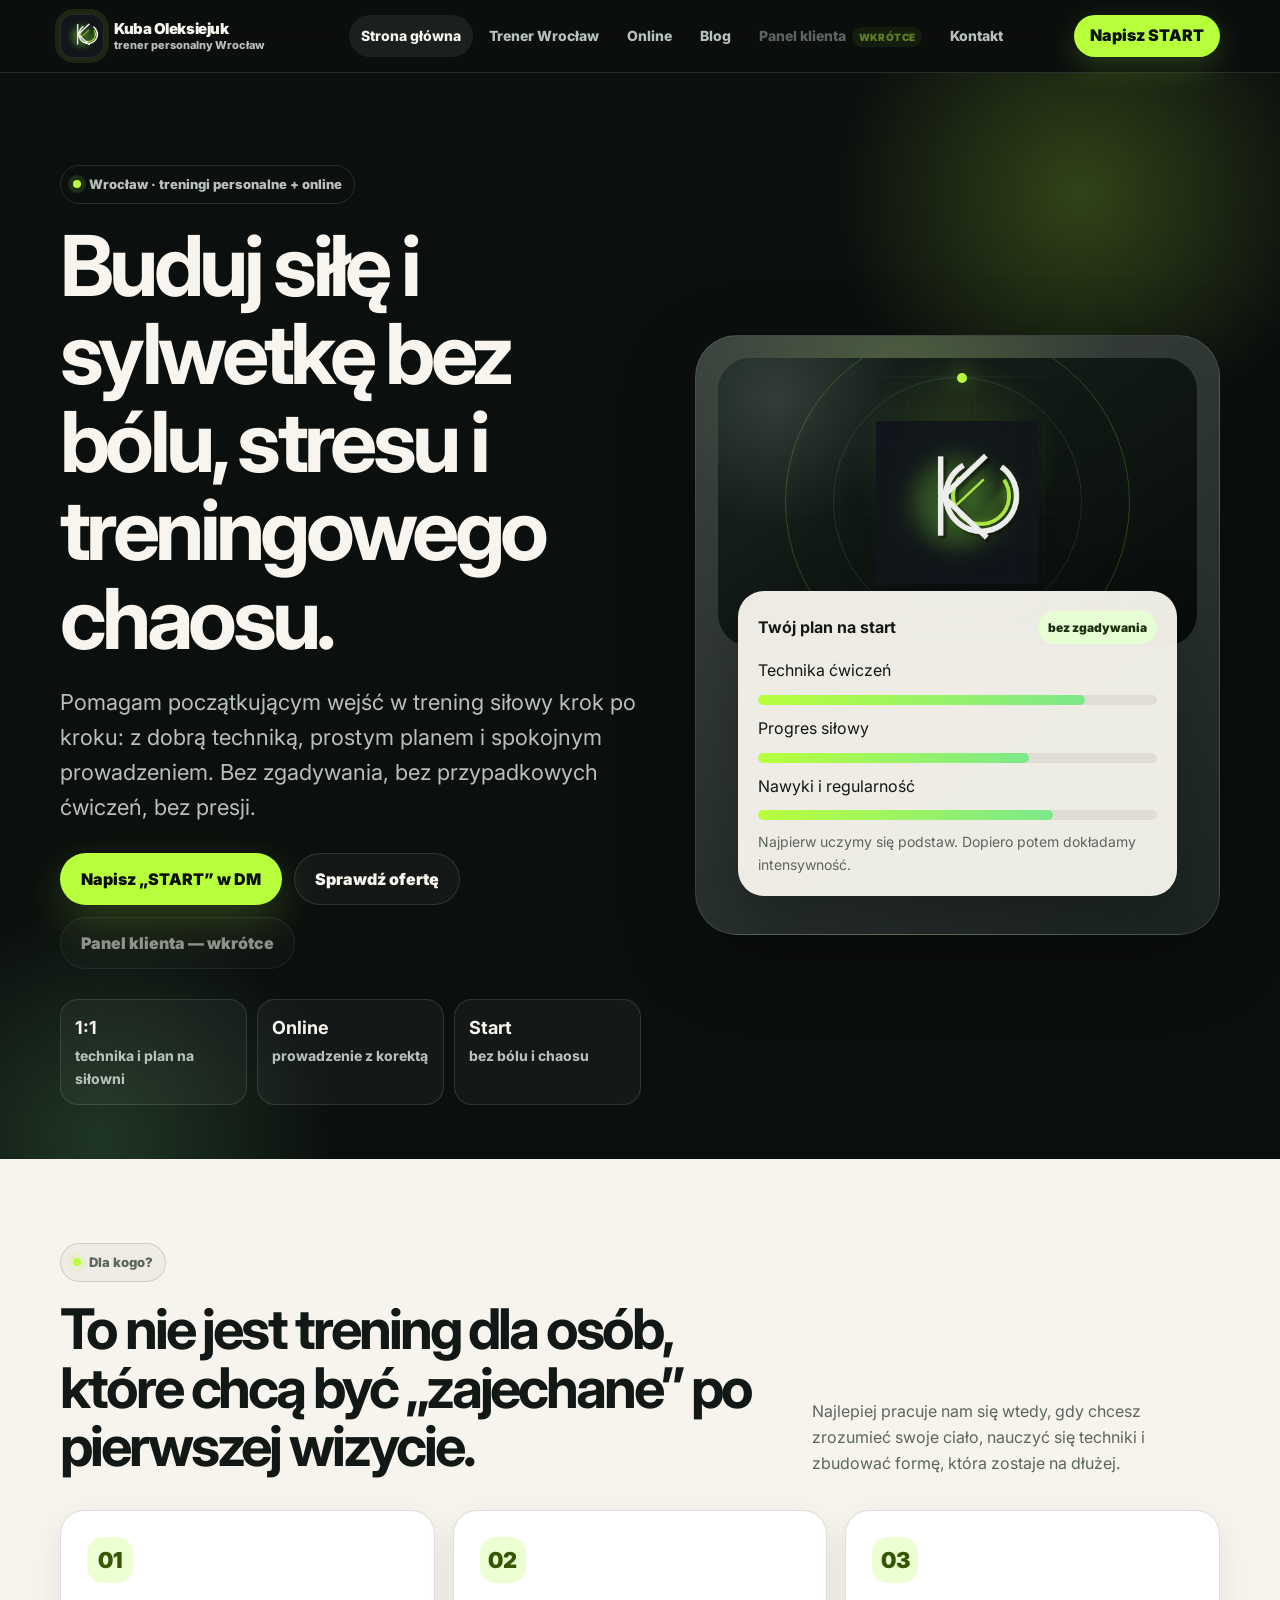
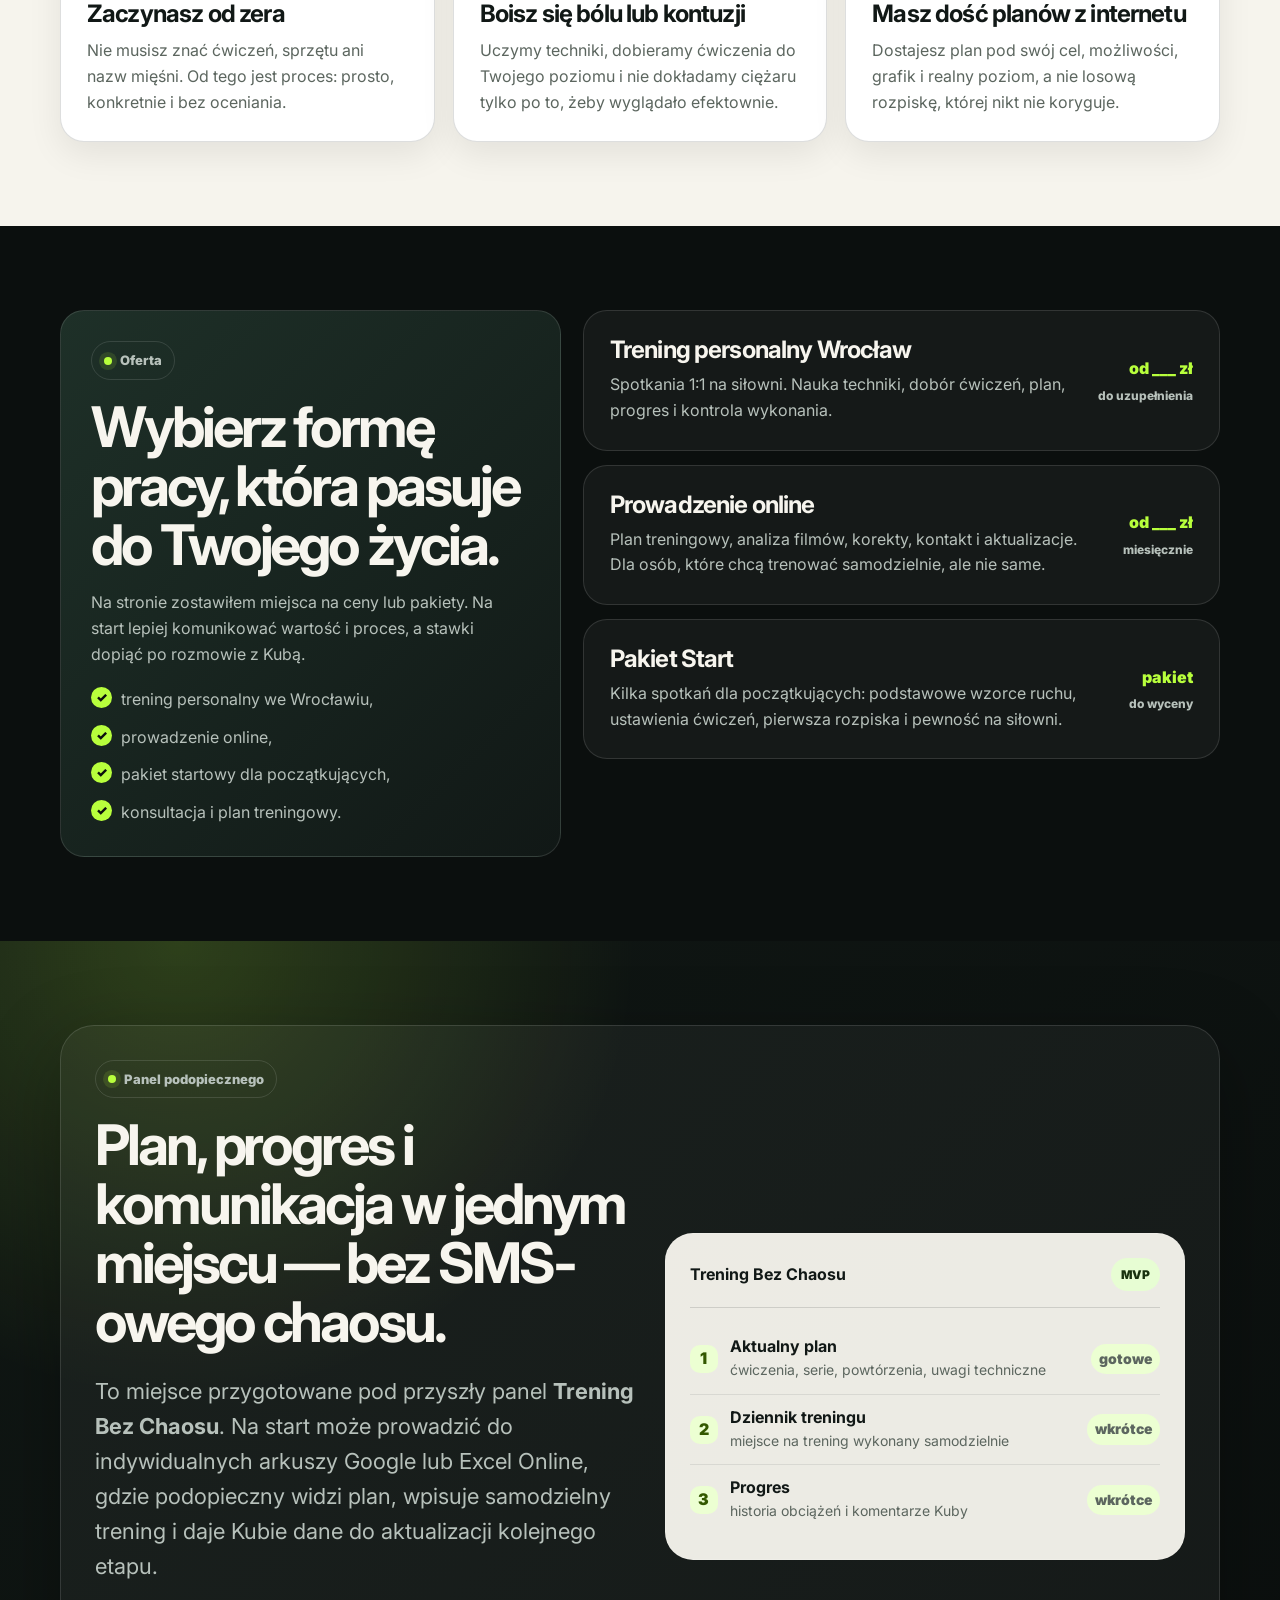
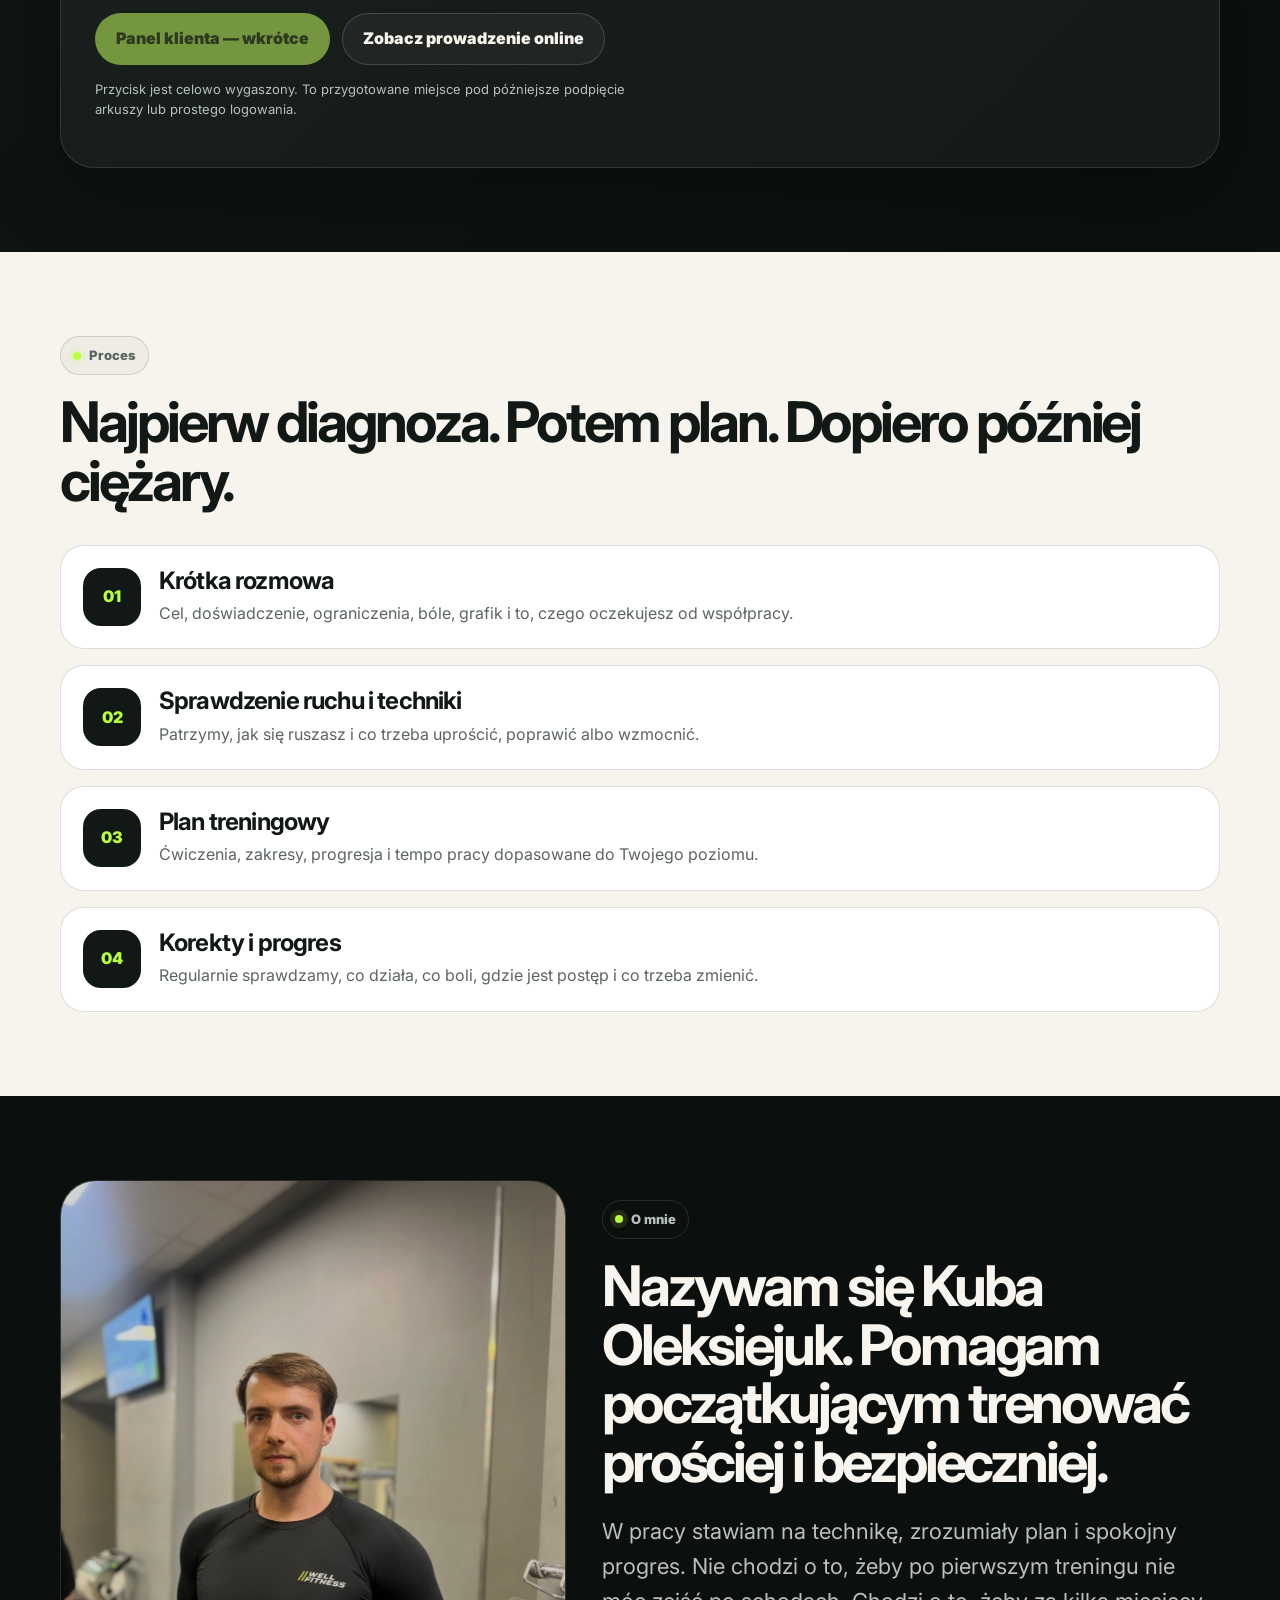
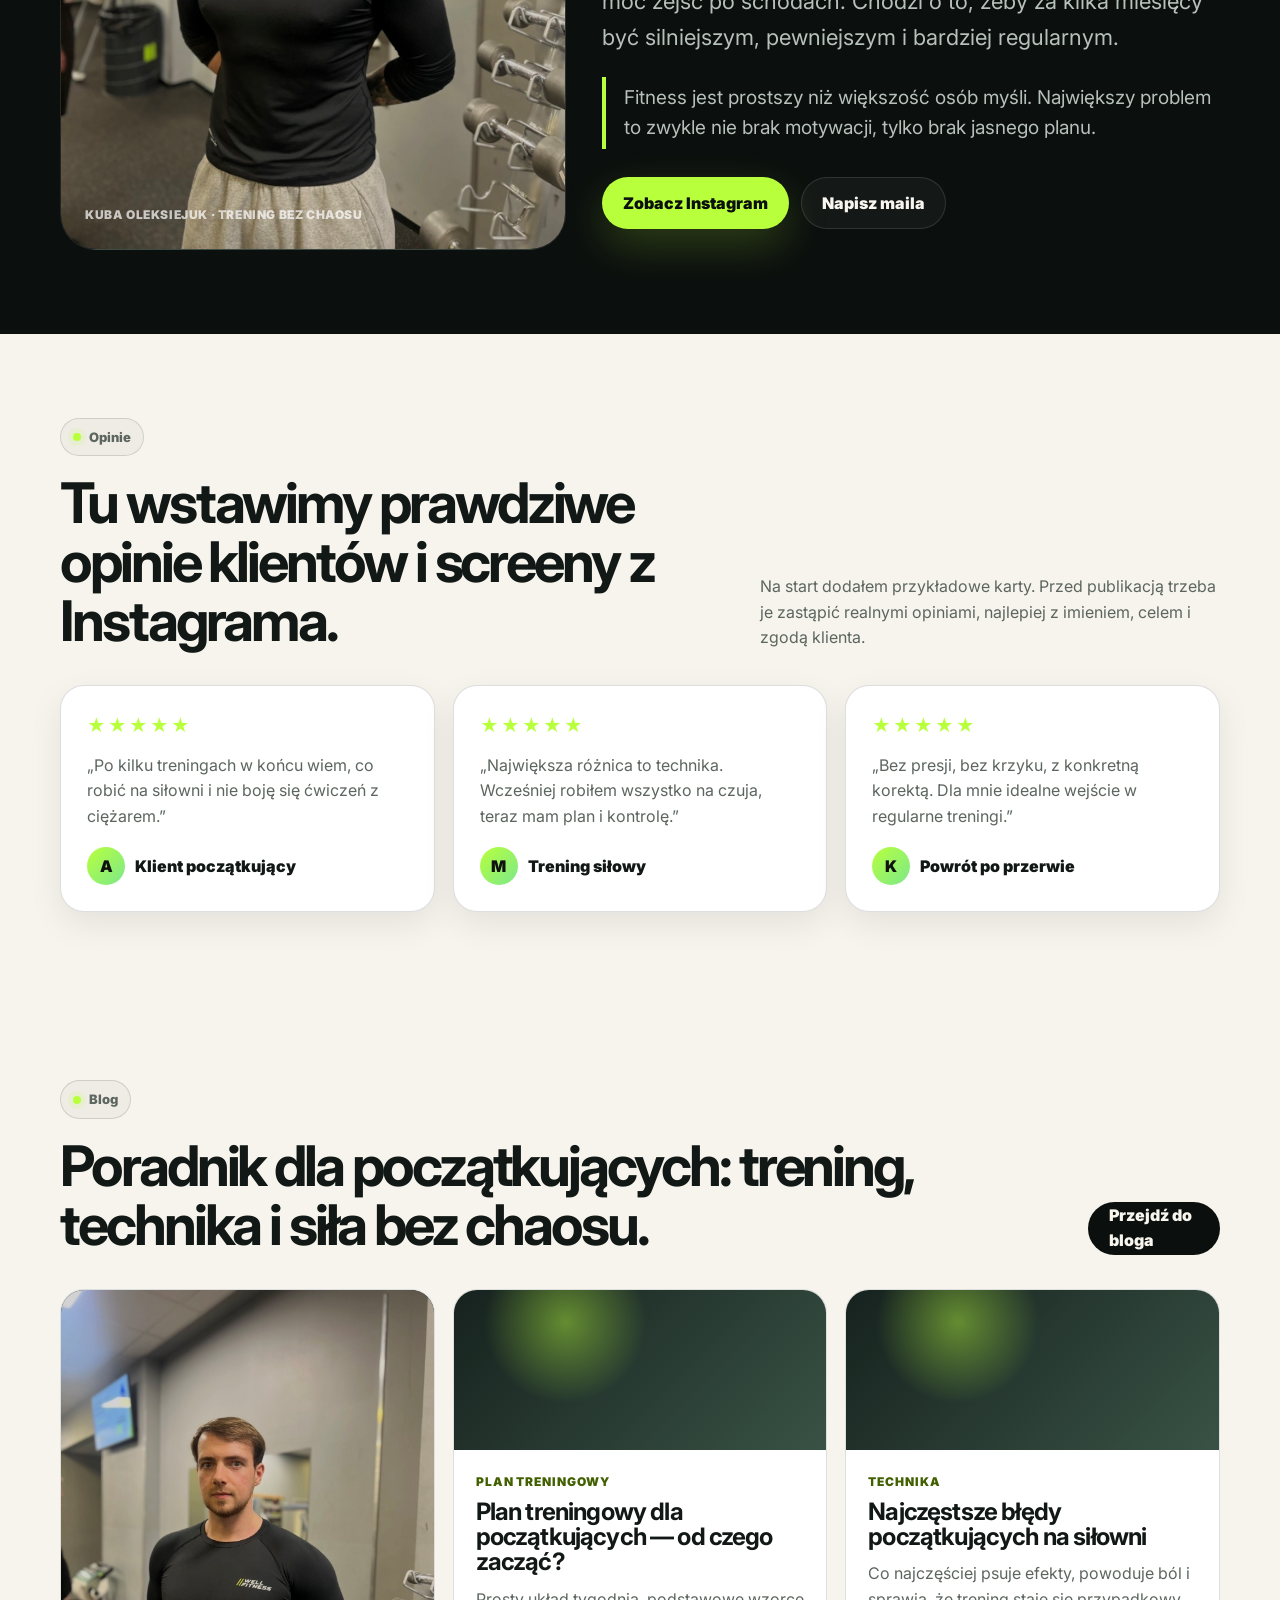
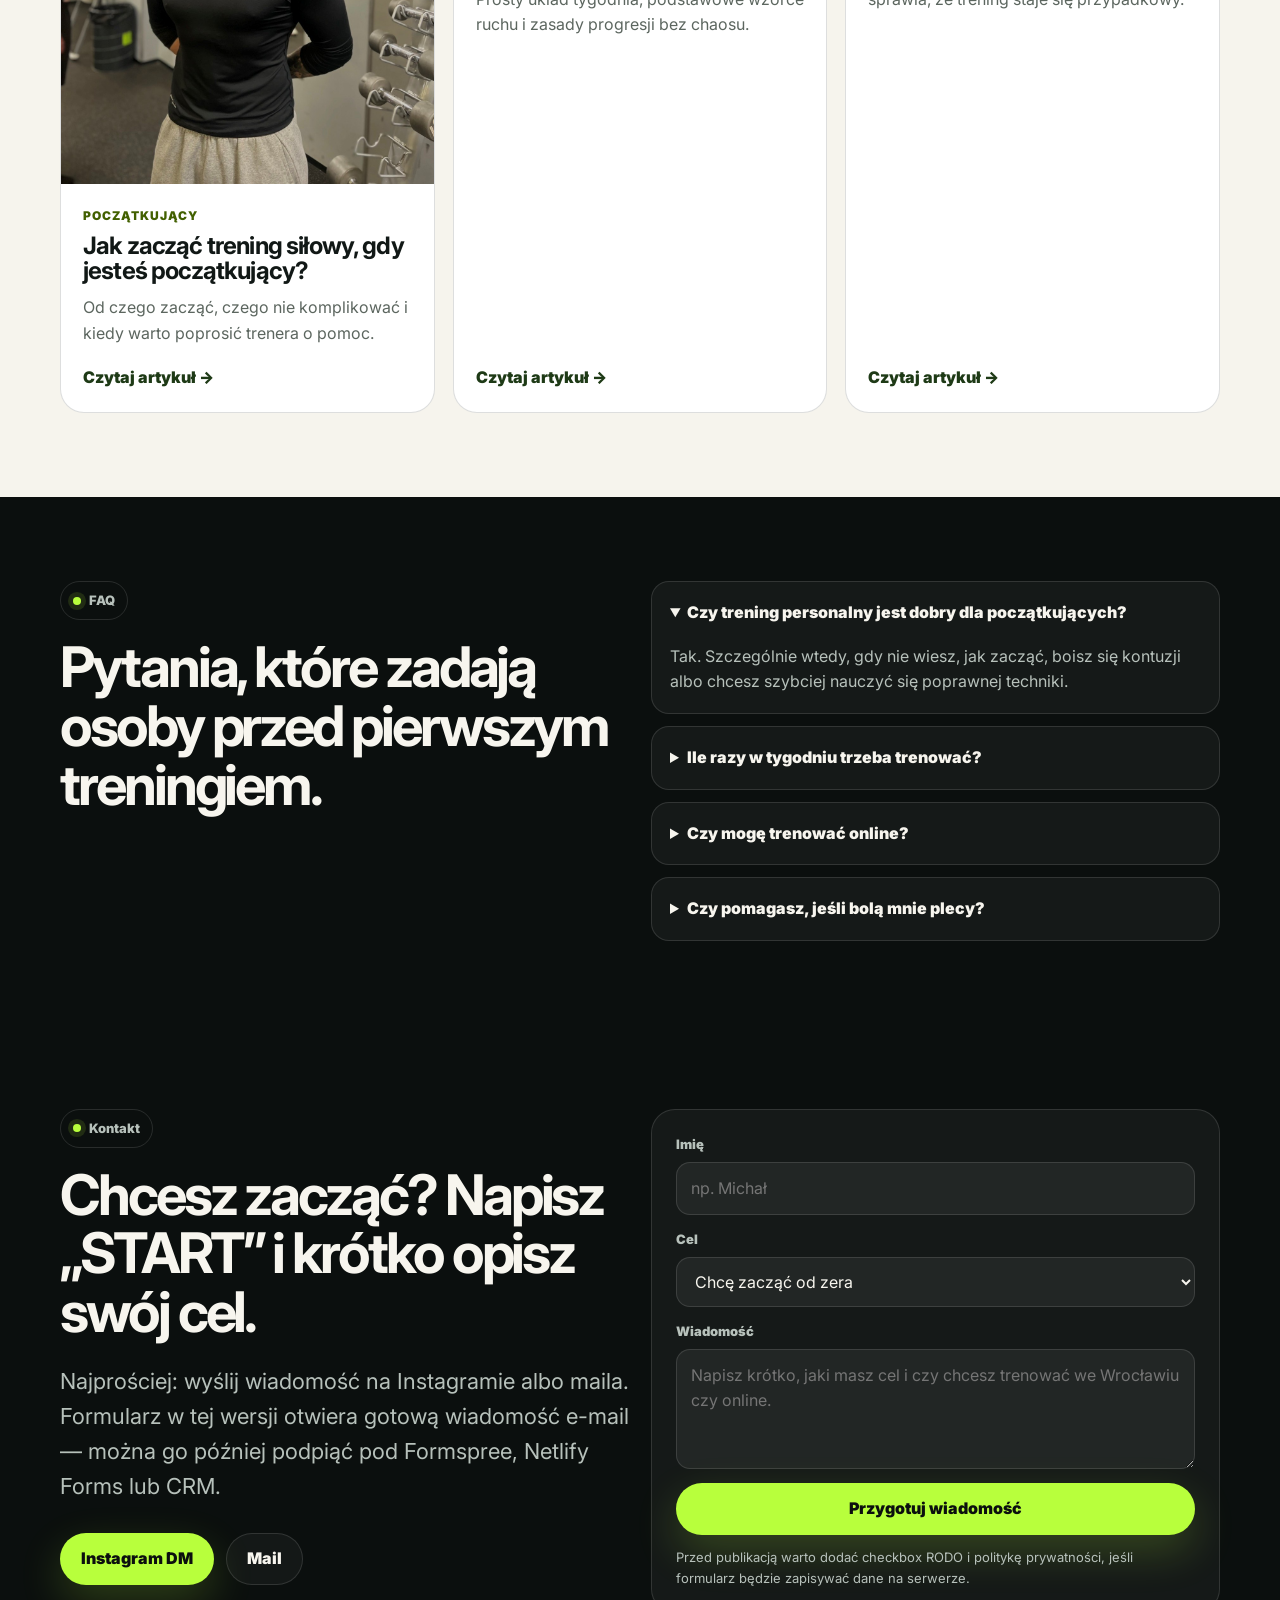
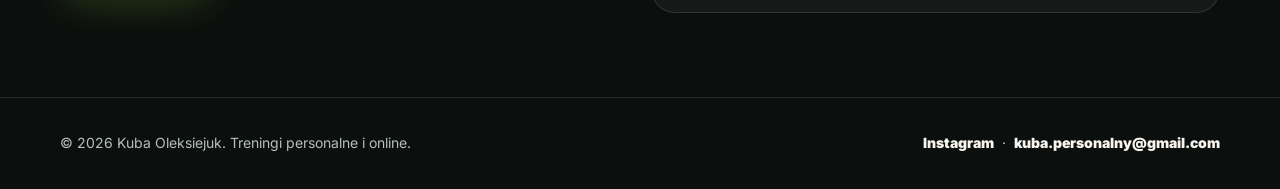
<file: index.html>
<!doctype html>
<html lang="pl">
<head>
  <meta charset="utf-8" />
  <meta name="viewport" content="width=device-width, initial-scale=1" />
  <title>Trener personalny Wrocław | Kuba Oleksiejuk</title>
  <meta name="description" content="Trening personalny we Wrocławiu dla początkujących. Zbuduj siłę i sylwetkę bez bólu, stresu i przypadkowych planów." />
  <link rel="canonical" href="https://kubaoleksiejuk.pl/" />
  <meta name="robots" content="index,follow,max-image-preview:large" />
  <meta name="author" content="Kuba Oleksiejuk" />
  <meta property="og:type" content="website" />
  <meta property="og:locale" content="pl_PL" />
  <meta property="og:title" content="Trener personalny Wrocław | Kuba Oleksiejuk" />
  <meta property="og:description" content="Trening personalny we Wrocławiu dla początkujących. Zbuduj siłę i sylwetkę bez bólu, stresu i przypadkowych planów." />
  <meta property="og:url" content="https://kubaoleksiejuk.pl/" />
  <meta property="og:site_name" content="Kuba Oleksiejuk — trener personalny" />
  <meta property="og:image" content="https://kubaoleksiejuk.pl/assets/og-image.jpg" />
  <meta name="twitter:card" content="summary_large_image" />
  <link rel="preconnect" href="https://fonts.googleapis.com" />
  <link rel="preconnect" href="https://fonts.gstatic.com" crossorigin />
  <link rel="preload" as="style" href="https://fonts.googleapis.com/css2?family=Inter:wght@400;500;600;700;800;900;1000&display=swap" />
  <link rel="icon" type="image/png" href="assets/kuba_oleksiejuk_emblem.png" />
  <link rel="apple-touch-icon" href="assets/kuba_oleksiejuk_emblem.png" />
  <link rel="stylesheet" href="https://fonts.googleapis.com/css2?family=Inter:wght@400;500;600;700;800;900;1000&display=swap" media="print" onload="this.media='all'" />
  <noscript><link rel="stylesheet" href="https://fonts.googleapis.com/css2?family=Inter:wght@400;500;600;700;800;900;1000&display=swap" /></noscript>
  <link rel="stylesheet" href="assets/main.css" />
  <script type="application/ld+json">{
  "@context": "https://schema.org",
  "@graph": [
    {
      "@type": "Person",
      "@id": "https://kubaoleksiejuk.pl/#person",
      "name": "Kuba Oleksiejuk",
      "jobTitle": "Trener personalny",
      "description": "Trener personalny we Wrocławiu. Pomaga początkującym budować sylwetkę i siłę bez bólu i chaosu.",
      "url": "https://kubaoleksiejuk.pl",
      "sameAs": [
        "https://www.instagram.com/kuba.oleksiejuk/"
      ],
      "email": "kuba.personalny@gmail.com",
      "address": {
        "@type": "PostalAddress",
        "addressLocality": "Wrocław",
        "addressCountry": "PL"
      }
    },
    {
      "@type": "LocalBusiness",
      "@id": "https://kubaoleksiejuk.pl/#business",
      "name": "Kuba Oleksiejuk — trener personalny Wrocław",
      "url": "https://kubaoleksiejuk.pl",
      "email": "kuba.personalny@gmail.com",
      "address": {
        "@type": "PostalAddress",
        "addressLocality": "Wrocław",
        "addressCountry": "PL"
      },
      "areaServed": [
        "Wrocław",
        "Polska"
      ],
      "sameAs": [
        "https://www.instagram.com/kuba.oleksiejuk/"
      ]
    },
    {
      "@type": "Service",
      "@id": "https://kubaoleksiejuk.pl/#training-service",
      "name": "Trening personalny i prowadzenie online",
      "serviceType": "Trening personalny",
      "provider": {
        "@id": "https://kubaoleksiejuk.pl/#person"
      },
      "areaServed": [
        "Wrocław",
        "Polska"
      ]
    }
  ]
}</script>
</head>
<body>
<div class="site-loader" data-loader aria-hidden="true">
  <div class="site-loader__inner">
    <img src="assets/kuba_oleksiejuk_emblem.png" alt="" width="96" height="96" />
    <strong>Trening Bez Chaosu</strong>
    <span>plan · technika · progres</span>
    <div class="site-loader__bar"><i></i></div>
  </div>
</div>
<a class="skip" href="#main">Przejdź do treści</a>
<header class="nav">
  <div class="container nav__inner">
    <a class="logo logo--image" href="index.html" aria-label="Kuba Oleksiejuk — trener personalny Wrocław">
      <img class="logo__asset logo__asset--full" src="assets/kuba_oleksiejuk_logo_horizontal.png" alt="Kuba Oleksiejuk" width="210" height="58" />
      <span class="logo__mobile">
        <img src="assets/kuba_oleksiejuk_emblem.png" alt="" width="42" height="42" />
        <span>Kuba Oleksiejuk <small>trener personalny Wrocław</small></span>
      </span>
    </a>
    <nav class="menu" data-menu aria-label="Menu główne">
      <a href="index.html" aria-current="page">Strona główna</a>
      <a href="trener-personalny-wroclaw.html">Trener Wrocław</a>
      <a href="prowadzenie-online.html">Online</a>
      <a href="blog/index.html">Blog</a>
      <a class="is-disabled" href="#panel" aria-disabled="true" title="Panel klienta w przygotowaniu">Panel klienta</a>
      <a href="#kontakt">Kontakt</a>
    </nav>
    <a class="nav__cta" href="https://www.instagram.com/kuba.oleksiejuk/" target="_blank" rel="noopener">Napisz START</a>
    <button class="burger" type="button" data-burger aria-label="Otwórz menu" aria-expanded="false">
      <span></span><span></span><span></span>
    </button>
  </div>
</header>
<main id="main">
  <section class="hero">
    <div class="container hero__grid">
      <div>
        <div class="eyebrow">Wrocław · treningi personalne + online</div>
        <h1>Buduj siłę i sylwetkę bez bólu, stresu i treningowego chaosu.</h1>
        <p class="lead">Pomagam początkującym wejść w trening siłowy krok po kroku: z dobrą techniką, prostym planem i spokojnym prowadzeniem. Bez zgadywania, bez przypadkowych ćwiczeń, bez presji.</p>
        <div class="hero__actions">
          <a class="btn btn--primary" href="https://www.instagram.com/kuba.oleksiejuk/" target="_blank" rel="noopener">Napisz „START” w DM</a>
          <a class="btn btn--secondary" href="#oferta">Sprawdź ofertę</a>
          <button class="btn btn--secondary btn--disabled" type="button" disabled>Panel klienta — wkrótce</button>
        </div>
        <div class="hero__bullets" aria-label="Najważniejsze korzyści">
          <div class="mini"><strong>1:1</strong>technika i plan na siłowni</div>
          <div class="mini"><strong>Online</strong>prowadzenie z korektą</div>
          <div class="mini"><strong>Start</strong>bez bólu i chaosu</div>
        </div>
      </div>
      <div class="phone-card" aria-label="Wizualizacja treningu z Kubą">
        <div class="brand-hero-logo" aria-hidden="true">
          <span class="brand-orbit brand-orbit--one"></span>
          <span class="brand-orbit brand-orbit--two"></span>
          <img src="assets/kuba_oleksiejuk_emblem.png" alt="" width="520" height="520" />
        </div>
        <div class="result-card">
          <div class="result-card__top">
            <strong>Twój plan na start</strong>
            <span class="badge">bez zgadywania</span>
          </div>
          <div>Technika ćwiczeń</div><div class="bar"><span style="--w:82%"></span></div>
          <div>Progres siłowy</div><div class="bar"><span style="--w:68%"></span></div>
          <div>Nawyki i regularność</div><div class="bar"><span style="--w:74%"></span></div>
          <p>Najpierw uczymy się podstaw. Dopiero potem dokładamy intensywność.</p>
        </div>
      </div>
    </div>
  </section>

  <section class="section section--cream" id="dla-kogo">
    <div class="container">
      <div class="section__head">
        <div>
          <div class="eyebrow">Dla kogo?</div>
          <h2>To nie jest trening dla osób, które chcą być „zajechane” po pierwszej wizycie.</h2>
        </div>
        <p>Najlepiej pracuje nam się wtedy, gdy chcesz zrozumieć swoje ciało, nauczyć się techniki i zbudować formę, która zostaje na dłużej.</p>
      </div>
      <div class="grid-3">
        <article class="card">
          <div class="card__icon">01</div>
          <h3>Zaczynasz od zera</h3>
          <p>Nie musisz znać ćwiczeń, sprzętu ani nazw mięśni. Od tego jest proces: prosto, konkretnie i bez oceniania.</p>
        </article>
        <article class="card">
          <div class="card__icon">02</div>
          <h3>Boisz się bólu lub kontuzji</h3>
          <p>Uczymy techniki, dobieramy ćwiczenia do Twojego poziomu i nie dokładamy ciężaru tylko po to, żeby wyglądało efektownie.</p>
        </article>
        <article class="card">
          <div class="card__icon">03</div>
          <h3>Masz dość planów z internetu</h3>
          <p>Dostajesz plan pod swój cel, możliwości, grafik i realny poziom, a nie losową rozpiskę, której nikt nie koryguje.</p>
        </article>
      </div>
    </div>
  </section>

  <section class="section" id="oferta">
    <div class="container offer">
      <aside class="offer__side">
        <div class="eyebrow">Oferta</div>
        <h2>Wybierz formę pracy, która pasuje do Twojego życia.</h2>
        <p>Na stronie zostawiłem miejsca na ceny lub pakiety. Na start lepiej komunikować wartość i proces, a stawki dopiąć po rozmowie z Kubą.</p>
        <ul class="list">
          <li>trening personalny we Wrocławiu,</li>
          <li>prowadzenie online,</li>
          <li>pakiet startowy dla początkujących,</li>
          <li>konsultacja i plan treningowy.</li>
        </ul>
      </aside>
      <div>
        <article class="offer-card">
          <div>
            <h3>Trening personalny Wrocław</h3>
            <p>Spotkania 1:1 na siłowni. Nauka techniki, dobór ćwiczeń, plan, progres i kontrola wykonania.</p>
          </div>
          <div class="price">od ___ zł<small>do uzupełnienia</small></div>
        </article>
        <article class="offer-card">
          <div>
            <h3>Prowadzenie online</h3>
            <p>Plan treningowy, analiza filmów, korekty, kontakt i aktualizacje. Dla osób, które chcą trenować samodzielnie, ale nie same.</p>
          </div>
          <div class="price">od ___ zł<small>miesięcznie</small></div>
        </article>
        <article class="offer-card">
          <div>
            <h3>Pakiet Start</h3>
            <p>Kilka spotkań dla początkujących: podstawowe wzorce ruchu, ustawienia ćwiczeń, pierwsza rozpiska i pewność na siłowni.</p>
          </div>
          <div class="price">pakiet<small>do wyceny</small></div>
        </article>
      </div>
    </div>
  </section>

  <section class="section section--panel" id="panel">
    <div class="container panel-card">
      <div>
        <div class="eyebrow">Panel podopiecznego</div>
        <h2>Plan, progres i komunikacja w jednym miejscu — bez SMS-owego chaosu.</h2>
        <p class="lead">To miejsce przygotowane pod przyszły panel <strong>Trening Bez Chaosu</strong>. Na start może prowadzić do indywidualnych arkuszy Google lub Excel Online, gdzie podopieczny widzi plan, wpisuje samodzielny trening i daje Kubie dane do aktualizacji kolejnego etapu.</p>
        <div class="actions">
          <button class="btn btn--primary btn--disabled" type="button" disabled>Panel klienta — wkrótce</button>
          <a class="btn btn--secondary" href="prowadzenie-online.html">Zobacz prowadzenie online</a>
        </div>
        <p class="panel-note">Przycisk jest celowo wygaszony. To przygotowane miejsce pod późniejsze podpięcie arkuszy lub prostego logowania.</p>
      </div>
      <div class="panel-preview" aria-label="Podgląd przyszłego panelu podopiecznego">
        <div class="panel-preview__top">
          <strong>Trening Bez Chaosu</strong>
          <span class="badge">MVP</span>
        </div>
        <div class="panel-row"><div class="panel-dot">1</div><div><strong>Aktualny plan</strong><span>ćwiczenia, serie, powtórzenia, uwagi techniczne</span></div><span class="panel-status">gotowe</span></div>
        <div class="panel-row"><div class="panel-dot">2</div><div><strong>Dziennik treningu</strong><span>miejsce na trening wykonany samodzielnie</span></div><span class="panel-status">wkrótce</span></div>
        <div class="panel-row"><div class="panel-dot">3</div><div><strong>Progres</strong><span>historia obciążeń i komentarze Kuby</span></div><span class="panel-status">wkrótce</span></div>
      </div>
    </div>
  </section>

  <section class="section section--cream" id="proces">
    <div class="container">
      <div class="section__head">
        <div>
          <div class="eyebrow">Proces</div>
          <h2>Najpierw diagnoza. Potem plan. Dopiero później ciężary.</h2>
        </div>
      </div>
      <div class="steps">
        <div class="step"><div><h3>Krótka rozmowa</h3><p>Cel, doświadczenie, ograniczenia, bóle, grafik i to, czego oczekujesz od współpracy.</p></div></div>
        <div class="step"><div><h3>Sprawdzenie ruchu i techniki</h3><p>Patrzymy, jak się ruszasz i co trzeba uprościć, poprawić albo wzmocnić.</p></div></div>
        <div class="step"><div><h3>Plan treningowy</h3><p>Ćwiczenia, zakresy, progresja i tempo pracy dopasowane do Twojego poziomu.</p></div></div>
        <div class="step"><div><h3>Korekty i progres</h3><p>Regularnie sprawdzamy, co działa, co boli, gdzie jest postęp i co trzeba zmienić.</p></div></div>
      </div>
    </div>
  </section>

  <section class="section" id="o-mnie">
    <div class="container about">
      <figure class="about__photo"><img src="assets/trener.jpg" alt="Kuba Oleksiejuk podczas treningu personalnego" loading="lazy" width="720" height="940" /></figure>
      <div>
        <div class="eyebrow">O mnie</div>
        <h2>Nazywam się Kuba Oleksiejuk. Pomagam początkującym trenować prościej i bezpieczniej.</h2>
        <p class="lead">W pracy stawiam na technikę, zrozumiały plan i spokojny progres. Nie chodzi o to, żeby po pierwszym treningu nie móc zejść po schodach. Chodzi o to, żeby za kilka miesięcy być silniejszym, pewniejszym i bardziej regularnym.</p>
        <blockquote class="quote">Fitness jest prostszy niż większość osób myśli. Największy problem to zwykle nie brak motywacji, tylko brak jasnego planu.</blockquote>
        <div class="actions">
          <a class="btn btn--primary" href="https://www.instagram.com/kuba.oleksiejuk/" target="_blank" rel="noopener">Zobacz Instagram</a>
          <a class="btn btn--secondary" href="mailto:kuba.personalny@gmail.com">Napisz maila</a>
        </div>
      </div>
    </div>
  </section>

  <section class="section section--cream" id="opinie">
    <div class="container">
      <div class="section__head">
        <div>
          <div class="eyebrow">Opinie</div>
          <h2>Tu wstawimy prawdziwe opinie klientów i screeny z Instagrama.</h2>
        </div>
        <p>Na start dodałem przykładowe karty. Przed publikacją trzeba je zastąpić realnymi opiniami, najlepiej z imieniem, celem i zgodą klienta.</p>
      </div>
      <div class="testimonials">
        <article class="card">
          <div class="stars">★★★★★</div>
          <p>„Po kilku treningach w końcu wiem, co robić na siłowni i nie boję się ćwiczeń z ciężarem.”</p>
          <div class="person"><span class="avatar">A</span> Klient początkujący</div>
        </article>
        <article class="card">
          <div class="stars">★★★★★</div>
          <p>„Największa różnica to technika. Wcześniej robiłem wszystko na czuja, teraz mam plan i kontrolę.”</p>
          <div class="person"><span class="avatar">M</span> Trening siłowy</div>
        </article>
        <article class="card">
          <div class="stars">★★★★★</div>
          <p>„Bez presji, bez krzyku, z konkretną korektą. Dla mnie idealne wejście w regularne treningi.”</p>
          <div class="person"><span class="avatar">K</span> Powrót po przerwie</div>
        </article>
      </div>
    </div>
  </section>

  <section class="section section--cream" id="blog">
    <div class="container">
      <div class="section__head">
        <div>
          <div class="eyebrow">Blog</div>
          <h2>Poradnik dla początkujących: trening, technika i siła bez chaosu.</h2>
        </div>
        <a class="btn btn--dark" href="blog/index.html">Przejdź do bloga</a>
      </div>
      <div class="blog-grid">
        <article class="post">
          <div class="post__thumb post__thumb--photo"><img src="assets/trener.jpg" alt="Trening siłowy dla początkujących" loading="lazy" /></div>
          <div class="post__body">
            <div class="kicker">Początkujący</div>
            <h3>Jak zacząć trening siłowy, gdy jesteś początkujący?</h3>
            <p>Od czego zacząć, czego nie komplikować i kiedy warto poprosić trenera o pomoc.</p>
            <a class="post__link" href="blog/jak-zaczac-trening-silowy.html">Czytaj artykuł →</a>
          </div>
        </article>
        <article class="post">
          <div class="post__thumb"></div>
          <div class="post__body">
            <div class="kicker">Plan treningowy</div>
            <h3>Plan treningowy dla początkujących — od czego zacząć?</h3>
            <p>Prosty układ tygodnia, podstawowe wzorce ruchu i zasady progresji bez chaosu.</p>
            <a class="post__link" href="blog/plan-treningowy-dla-poczatkujacych.html">Czytaj artykuł →</a>
          </div>
        </article>
        <article class="post">
          <div class="post__thumb"></div>
          <div class="post__body">
            <div class="kicker">Technika</div>
            <h3>Najczęstsze błędy początkujących na siłowni</h3>
            <p>Co najczęściej psuje efekty, powoduje ból i sprawia, że trening staje się przypadkowy.</p>
            <a class="post__link" href="blog/najczestsze-bledy-poczatkujacych-na-silowni.html">Czytaj artykuł →</a>
          </div>
        </article>
      </div>
    </div>
  </section>

  <section class="section" id="faq">
    <div class="container grid-2">
      <div>
        <div class="eyebrow">FAQ</div>
        <h2>Pytania, które zadają osoby przed pierwszym treningiem.</h2>
      </div>
      <div class="faq">
        <details open>
          <summary>Czy trening personalny jest dobry dla początkujących?</summary>
          <p>Tak. Szczególnie wtedy, gdy nie wiesz, jak zacząć, boisz się kontuzji albo chcesz szybciej nauczyć się poprawnej techniki.</p>
        </details>
        <details>
          <summary>Ile razy w tygodniu trzeba trenować?</summary>
          <p>Na start często wystarczą 2–3 treningi tygodniowo. Ważniejsza od liczby treningów jest regularność i dobry dobór ćwiczeń.</p>
        </details>
        <details>
          <summary>Czy mogę trenować online?</summary>
          <p>Tak. Prowadzenie online ma sens, jeśli chcesz mieć plan, kontakt i korekty, ale możesz trenować samodzielnie w swojej siłowni.</p>
        </details>
        <details>
          <summary>Czy pomagasz, jeśli bolą mnie plecy?</summary>
          <p>Możemy dobrać spokojniejszy start i ćwiczenia, które nie nasilają problemu. Przy bólu ostrym lub medycznym najpierw warto skonsultować się z lekarzem albo fizjoterapeutą.</p>
        </details>
      </div>
    </div>
  </section>

  <section class="section" id="kontakt">
    <div class="container grid-2">
      <div>
        <div class="eyebrow">Kontakt</div>
        <h2>Chcesz zacząć? Napisz „START” i krótko opisz swój cel.</h2>
        <p class="lead">Najprościej: wyślij wiadomość na Instagramie albo maila. Formularz w tej wersji otwiera gotową wiadomość e-mail — można go później podpiąć pod Formspree, Netlify Forms lub CRM.</p>
        <div class="actions">
          <a class="btn btn--primary" href="https://www.instagram.com/kuba.oleksiejuk/" target="_blank" rel="noopener">Instagram DM</a>
          <a class="btn btn--secondary" href="mailto:kuba.personalny@gmail.com">Mail</a>
        </div>
      </div>
      <form class="form-card" data-contact-form>
        <div class="field">
          <label for="name">Imię</label>
          <input id="name" name="name" autocomplete="name" required placeholder="np. Michał" />
        </div>
        <div class="field">
          <label for="goal">Cel</label>
          <select id="goal" name="goal">
            <option>Chcę zacząć od zera</option>
            <option>Chcę poprawić sylwetkę</option>
            <option>Chcę zbudować siłę</option>
            <option>Chcę prowadzenie online</option>
            <option>Nie wiem — potrzebuję konsultacji</option>
          </select>
        </div>
        <div class="field">
          <label for="message">Wiadomość</label>
          <textarea id="message" name="message" placeholder="Napisz krótko, jaki masz cel i czy chcesz trenować we Wrocławiu czy online."></textarea>
        </div>
        <button class="btn btn--primary btn--wide" type="submit">Przygotuj wiadomość</button>
        <p class="form-note">Przed publikacją warto dodać checkbox RODO i politykę prywatności, jeśli formularz będzie zapisywać dane na serwerze.</p>
      </form>
    </div>
  </section>
</main>
<footer class="footer">
  <div class="container footer__inner">
    <div>© <span data-year></span> Kuba Oleksiejuk. Treningi personalne i online.</div>
    <div>
      <a href="https://www.instagram.com/kuba.oleksiejuk/" target="_blank" rel="noopener">Instagram</a>
      &nbsp;·&nbsp;
      <a href="mailto:kuba.personalny@gmail.com">kuba.personalny@gmail.com</a>
    </div>
  </div>
</footer>
<script src="assets/main.js"></script>
</body>
</html>
</file>
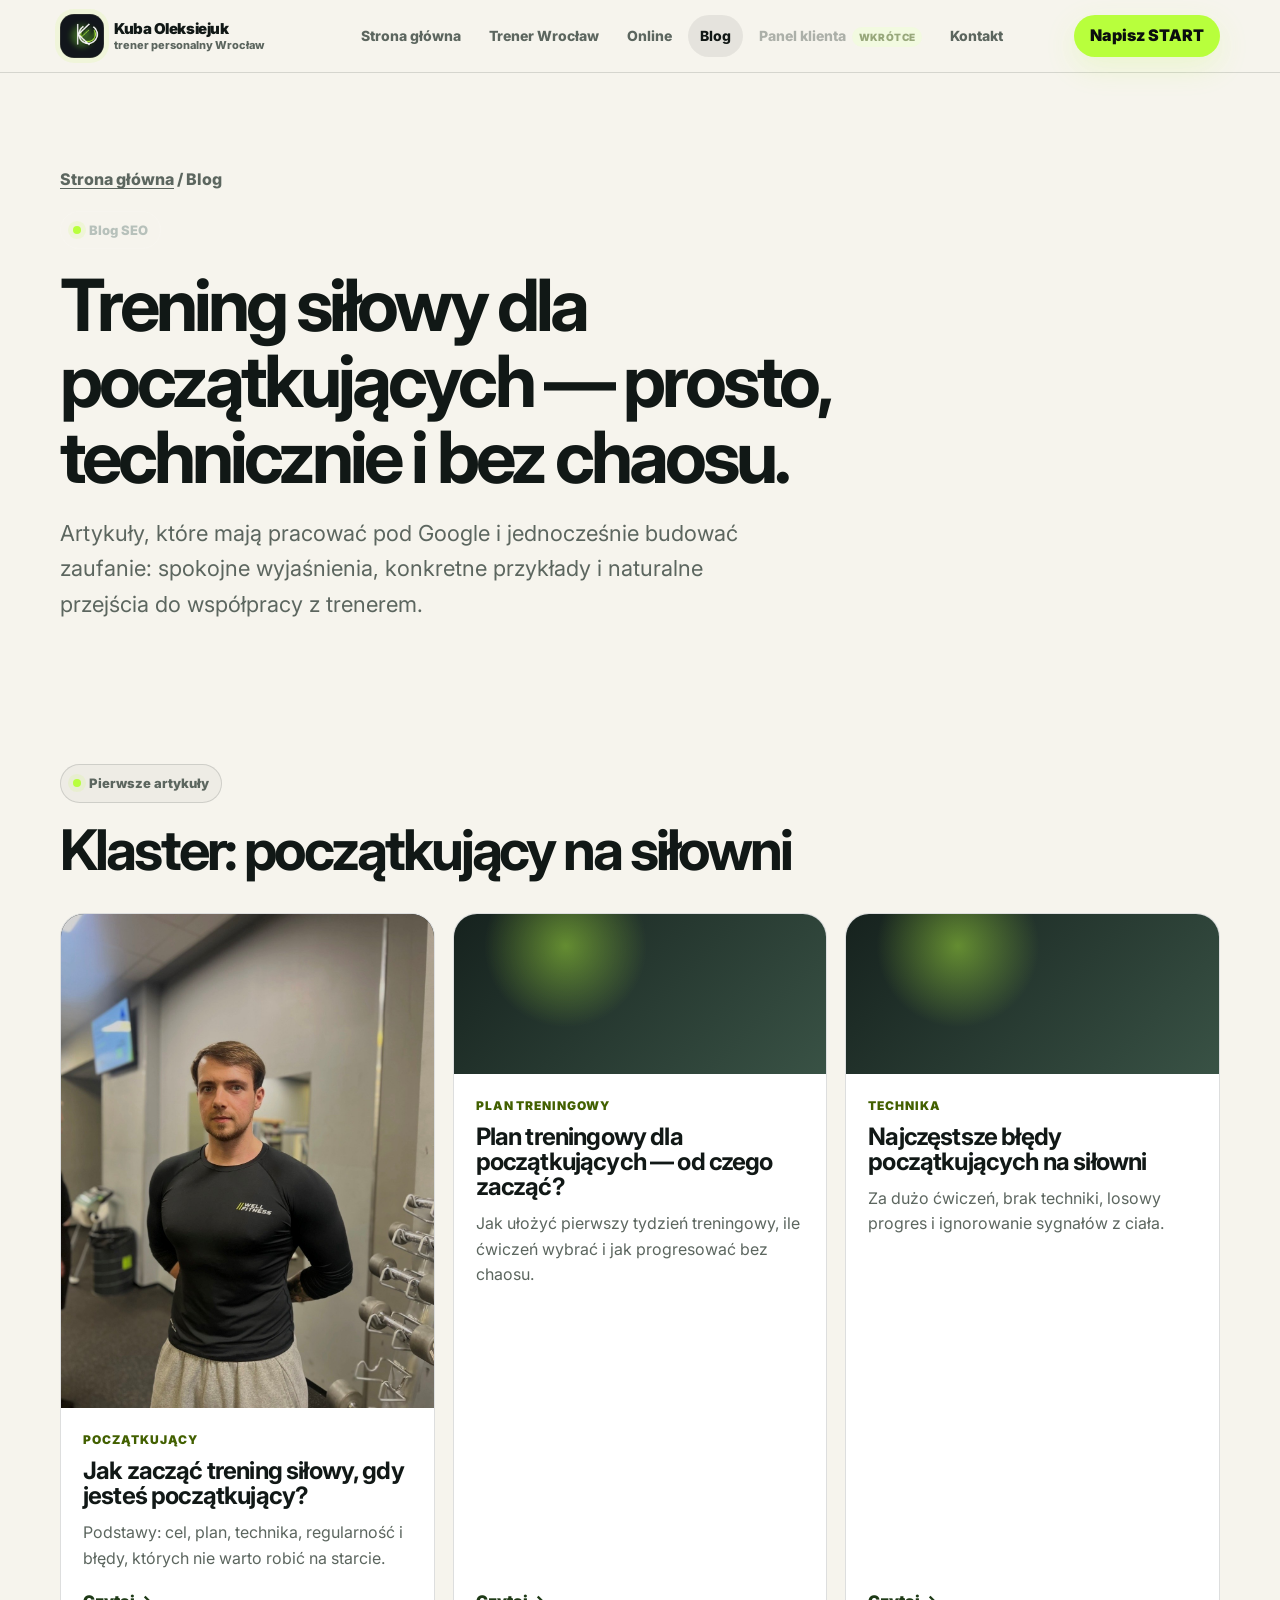
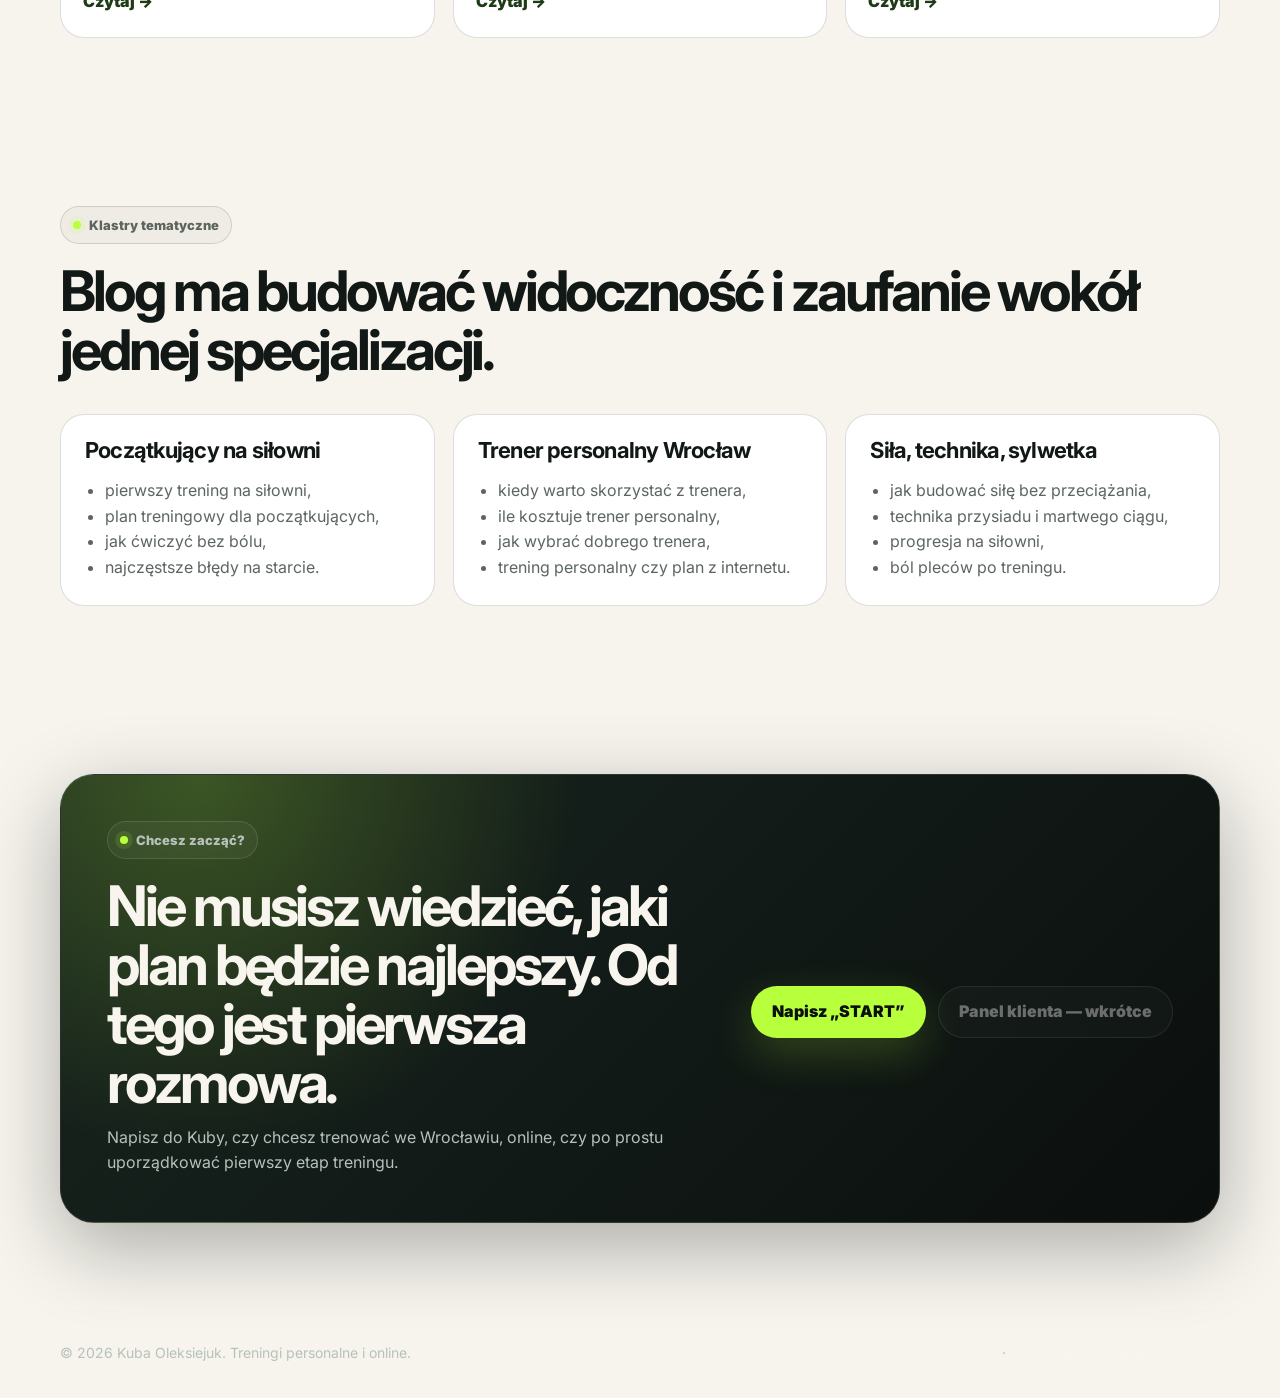
<file: blog/index.html>
<!doctype html>
<html lang="pl">
<head>
  <meta charset="utf-8" />
  <meta name="viewport" content="width=device-width, initial-scale=1" />
  <title>Blog o treningu siłowym dla początkujących | Kuba Oleksiejuk</title>
  <meta name="description" content="Poradnik dla początkujących: trening siłowy, technika, plan treningowy, trener personalny Wrocław i ćwiczenie bez bólu." />
  <link rel="canonical" href="https://kubaoleksiejuk.pl/blog/" />
  <meta name="robots" content="index,follow,max-image-preview:large" />
  <meta name="author" content="Kuba Oleksiejuk" />
  <meta property="og:type" content="website" />
  <meta property="og:locale" content="pl_PL" />
  <meta property="og:title" content="Blog o treningu siłowym dla początkujących | Kuba Oleksiejuk" />
  <meta property="og:description" content="Poradnik dla początkujących: trening siłowy, technika, plan treningowy, trener personalny Wrocław i ćwiczenie bez bólu." />
  <meta property="og:url" content="https://kubaoleksiejuk.pl/blog/" />
  <meta property="og:site_name" content="Kuba Oleksiejuk — trener personalny" />
  <meta property="og:image" content="https://kubaoleksiejuk.pl/assets/og-image.jpg" />
  <meta name="twitter:card" content="summary_large_image" />
  <link rel="preconnect" href="https://fonts.googleapis.com" />
  <link rel="preconnect" href="https://fonts.gstatic.com" crossorigin />
  <link rel="preload" as="style" href="https://fonts.googleapis.com/css2?family=Inter:wght@400;500;600;700;800;900;1000&display=swap" />
  <link rel="stylesheet" href="https://fonts.googleapis.com/css2?family=Inter:wght@400;500;600;700;800;900;1000&display=swap" media="print" onload="this.media='all'" />
  <noscript><link rel="stylesheet" href="https://fonts.googleapis.com/css2?family=Inter:wght@400;500;600;700;800;900;1000&display=swap" /></noscript>
  <link rel="icon" type="image/png" href="../assets/kuba_oleksiejuk_emblem.png" />
  <link rel="apple-touch-icon" href="../assets/kuba_oleksiejuk_emblem.png" />
  <link rel="stylesheet" href="../assets/main.css" />
  <script type="application/ld+json">{
  "@context": "https://schema.org",
  "@type": "Blog",
  "name": "Blog Kuby Oleksiejuka",
  "description": "Blog o treningu siłowym dla początkujących, technice ćwiczeń, budowaniu siły i treningu bez bólu.",
  "url": "https://kubaoleksiejuk.pl/blog/"
}</script>
</head>
<body class="light">
<div class="site-loader" data-loader aria-hidden="true">
  <div class="site-loader__inner">
    <img src="../assets/kuba_oleksiejuk_emblem.png" alt="" width="96" height="96" />
    <strong>Trening Bez Chaosu</strong>
    <span>plan · technika · progres</span>
    <div class="site-loader__bar"><i></i></div>
  </div>
</div>
<a class="skip" href="#main">Przejdź do treści</a>
<header class="nav">
  <div class="container nav__inner">
    <a class="logo logo--image" href="../index.html" aria-label="Kuba Oleksiejuk — trener personalny Wrocław">
      <img class="logo__asset logo__asset--full" src="../assets/kuba_oleksiejuk_logo_horizontal.png" alt="Kuba Oleksiejuk" width="210" height="58" />
      <span class="logo__mobile">
        <img src="../assets/kuba_oleksiejuk_emblem.png" alt="" width="42" height="42" />
        <span>Kuba Oleksiejuk <small>trener personalny Wrocław</small></span>
      </span>
    </a>
    <nav class="menu" data-menu aria-label="Menu główne">
      <a href="../index.html">Strona główna</a>
      <a href="../trener-personalny-wroclaw.html">Trener Wrocław</a>
      <a href="../prowadzenie-online.html">Online</a>
      <a href="../blog/index.html" aria-current="page">Blog</a>
      <a class="is-disabled" href="../index.html#panel" aria-disabled="true" title="Panel klienta w przygotowaniu">Panel klienta</a>
      <a href="../index.html#kontakt">Kontakt</a>
    </nav>
    <a class="nav__cta" href="https://www.instagram.com/kuba.oleksiejuk/" target="_blank" rel="noopener">Napisz START</a>
    <button class="burger" type="button" data-burger aria-label="Otwórz menu" aria-expanded="false">
      <span></span><span></span><span></span>
    </button>
  </div>
</header>
<main id="main">
  <section class="page-hero">
    <div class="container">
      <div class="breadcrumbs"><a href="../index.html">Strona główna</a> / Blog</div>
      <div class="eyebrow">Blog SEO</div>
      <h1>Trening siłowy dla początkujących — prosto, technicznie i bez chaosu.</h1>
      <p class="lead">Artykuły, które mają pracować pod Google i jednocześnie budować zaufanie: spokojne wyjaśnienia, konkretne przykłady i naturalne przejścia do współpracy z trenerem.</p>
    </div>
  </section>

  <section class="section section--cream">
    <div class="container">
      <div class="section__head">
        <div>
          <div class="eyebrow">Pierwsze artykuły</div>
          <h2>Klaster: początkujący na siłowni</h2>
        </div>
      </div>
      <div class="blog-grid">
        <article class="post">
          <div class="post__thumb post__thumb--photo"><img src="../assets/trener.jpg" alt="Kuba Oleksiejuk — trening siłowy dla początkujących" loading="lazy" /></div>
          <div class="post__body">
            <div class="kicker">Początkujący</div>
            <h3>Jak zacząć trening siłowy, gdy jesteś początkujący?</h3>
            <p>Podstawy: cel, plan, technika, regularność i błędy, których nie warto robić na starcie.</p>
            <a class="post__link" href="jak-zaczac-trening-silowy.html">Czytaj →</a>
          </div>
        </article>
        <article class="post">
          <div class="post__thumb"></div>
          <div class="post__body">
            <div class="kicker">Plan treningowy</div>
            <h3>Plan treningowy dla początkujących — od czego zacząć?</h3>
            <p>Jak ułożyć pierwszy tydzień treningowy, ile ćwiczeń wybrać i jak progresować bez chaosu.</p>
            <a class="post__link" href="plan-treningowy-dla-poczatkujacych.html">Czytaj →</a>
          </div>
        </article>
        <article class="post">
          <div class="post__thumb"></div>
          <div class="post__body">
            <div class="kicker">Technika</div>
            <h3>Najczęstsze błędy początkujących na siłowni</h3>
            <p>Za dużo ćwiczeń, brak techniki, losowy progres i ignorowanie sygnałów z ciała.</p>
            <a class="post__link" href="najczestsze-bledy-poczatkujacych-na-silowni.html">Czytaj →</a>
          </div>
        </article>
      </div>
    </div>
  </section>

  <section class="section section--cream">
    <div class="container">
      <div class="section__head">
        <div>
          <div class="eyebrow">Klastry tematyczne</div>
          <h2>Blog ma budować widoczność i zaufanie wokół jednej specjalizacji.</h2>
        </div>
      </div>
      <div class="content-clusters">
        <article class="cluster-card">
          <h3>Początkujący na siłowni</h3>
          <ul>
            <li>pierwszy trening na siłowni,</li>
            <li>plan treningowy dla początkujących,</li>
            <li>jak ćwiczyć bez bólu,</li>
            <li>najczęstsze błędy na starcie.</li>
          </ul>
        </article>
        <article class="cluster-card">
          <h3>Trener personalny Wrocław</h3>
          <ul>
            <li>kiedy warto skorzystać z trenera,</li>
            <li>ile kosztuje trener personalny,</li>
            <li>jak wybrać dobrego trenera,</li>
            <li>trening personalny czy plan z internetu.</li>
          </ul>
        </article>
        <article class="cluster-card">
          <h3>Siła, technika, sylwetka</h3>
          <ul>
            <li>jak budować siłę bez przeciążania,</li>
            <li>technika przysiadu i martwego ciągu,</li>
            <li>progresja na siłowni,</li>
            <li>ból pleców po treningu.</li>
          </ul>
        </article>
      </div>
    </div>
  </section>

  <section class="section" id="kontakt">
    <div class="container cta-band">
      <div>
        <div class="eyebrow">Chcesz zacząć?</div>
        <h2>Nie musisz wiedzieć, jaki plan będzie najlepszy. Od tego jest pierwsza rozmowa.</h2>
        <p>Napisz do Kuby, czy chcesz trenować we Wrocławiu, online, czy po prostu uporządkować pierwszy etap treningu.</p>
      </div>
      <div class="actions">
        <a class="btn btn--primary" href="https://www.instagram.com/kuba.oleksiejuk/" target="_blank" rel="noopener">Napisz „START”</a>
        <button class="btn btn--secondary btn--disabled" type="button" disabled>Panel klienta — wkrótce</button>
      </div>
    </div>
  </section>
</main>
<footer class="footer">
  <div class="container footer__inner">
    <div>© <span data-year></span> Kuba Oleksiejuk. Treningi personalne i online.</div>
    <div>
      <a href="https://www.instagram.com/kuba.oleksiejuk/" target="_blank" rel="noopener">Instagram</a>
      &nbsp;·&nbsp;
      <a href="mailto:kuba.personalny@gmail.com">kuba.personalny@gmail.com</a>
    </div>
  </div>
</footer>
<script src="../assets/main.js"></script>
</body>
</html>
</file>
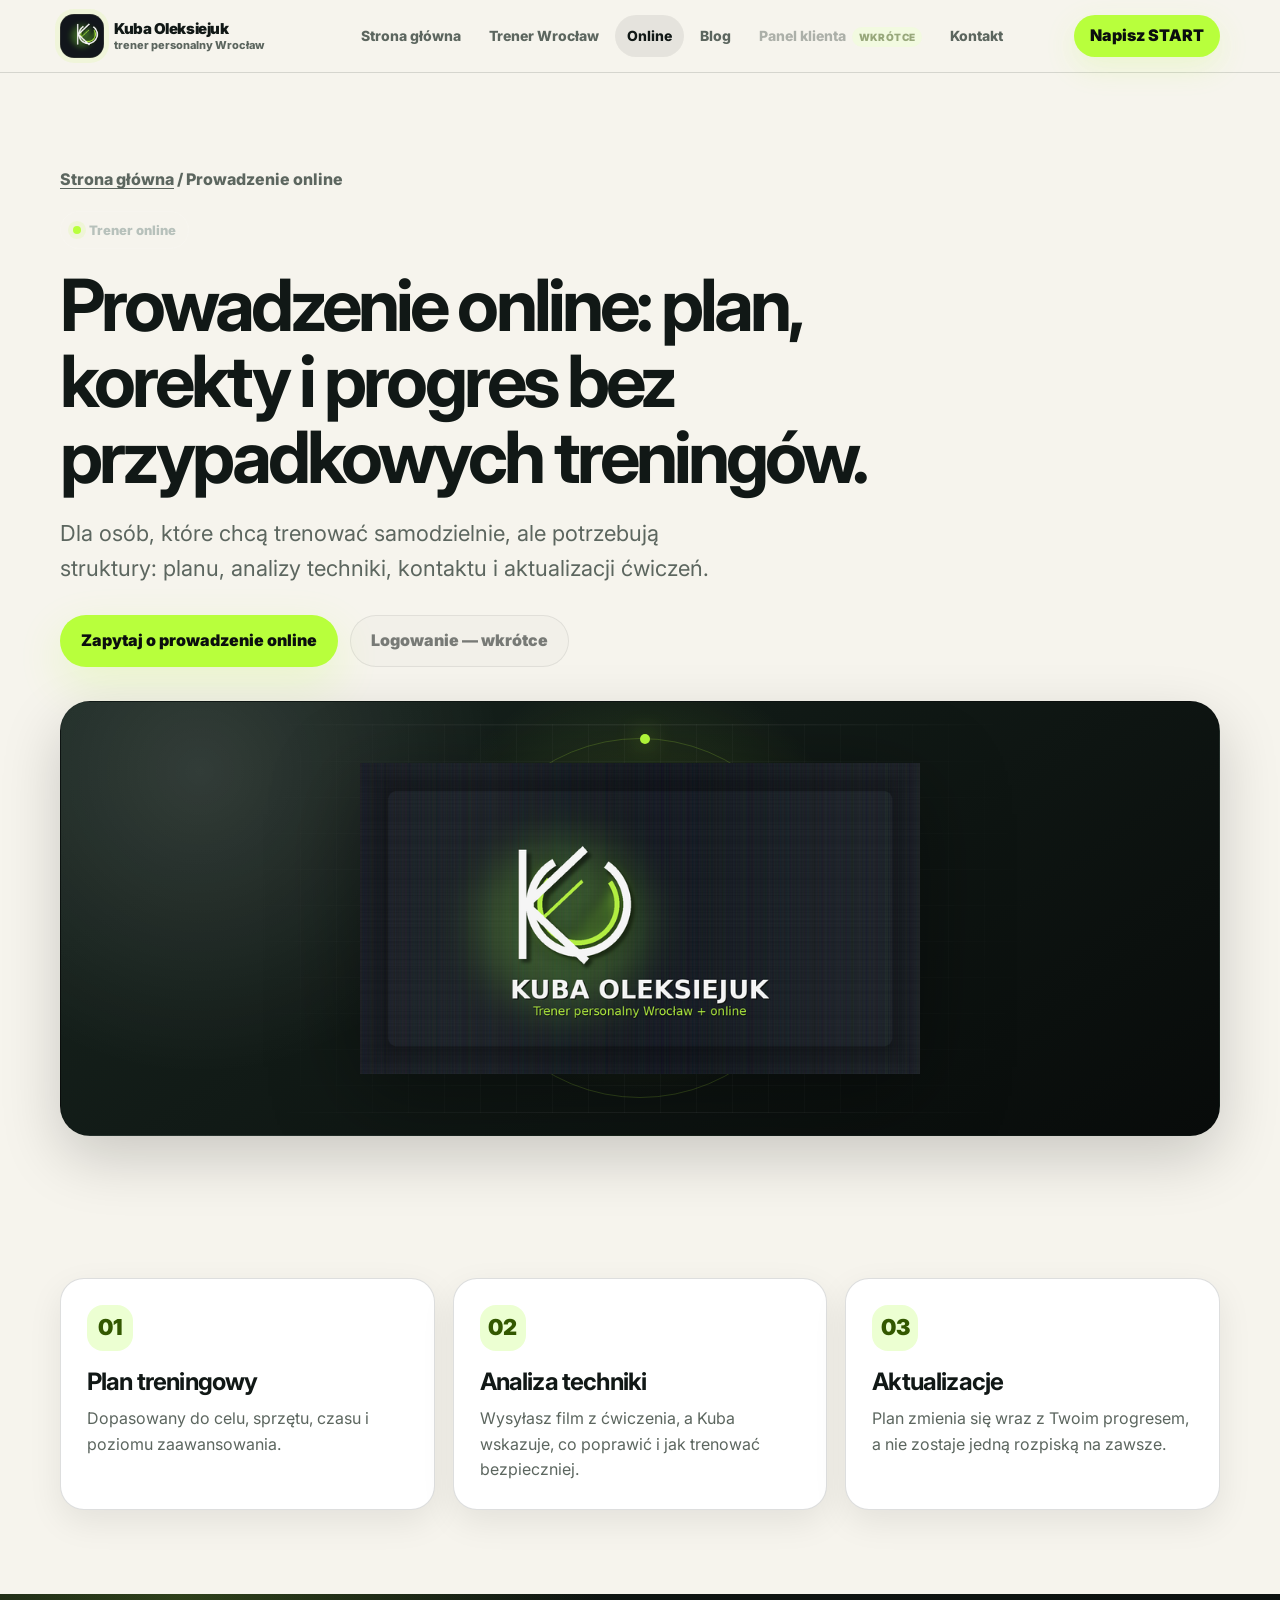
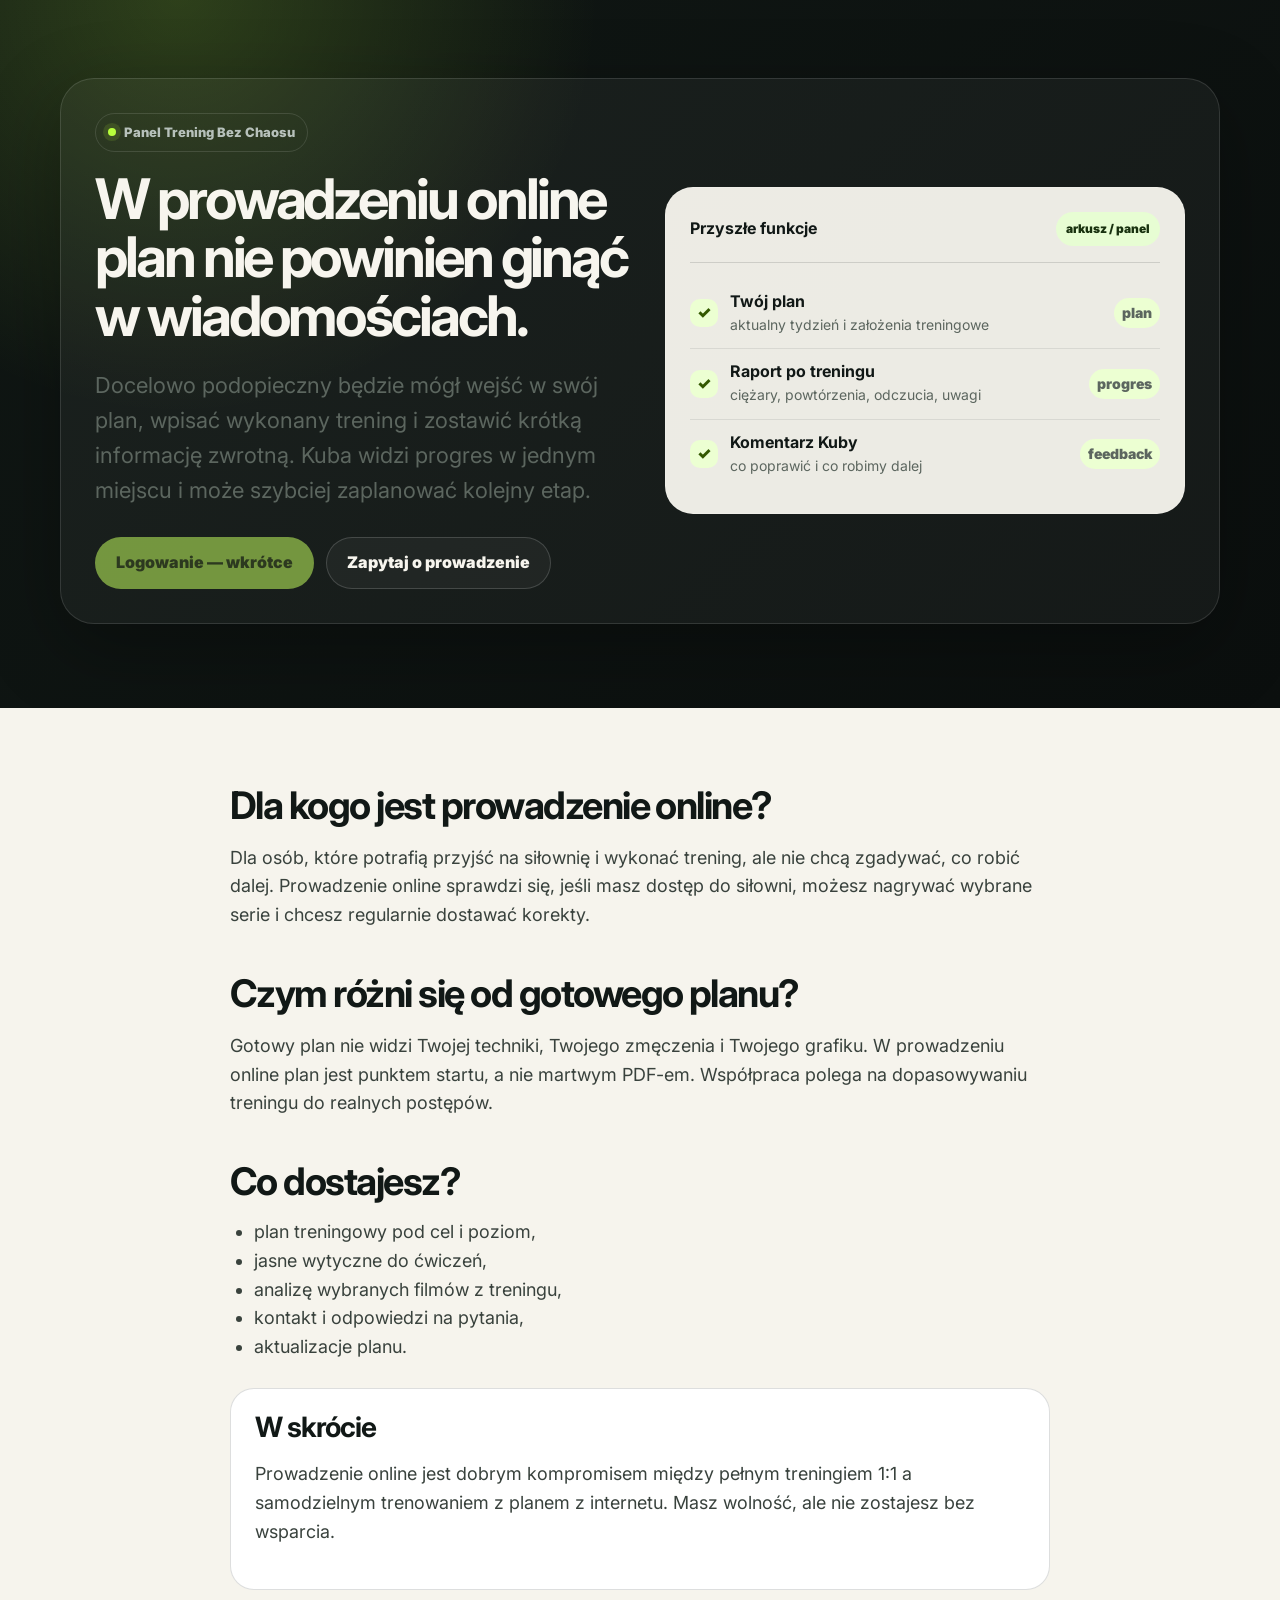
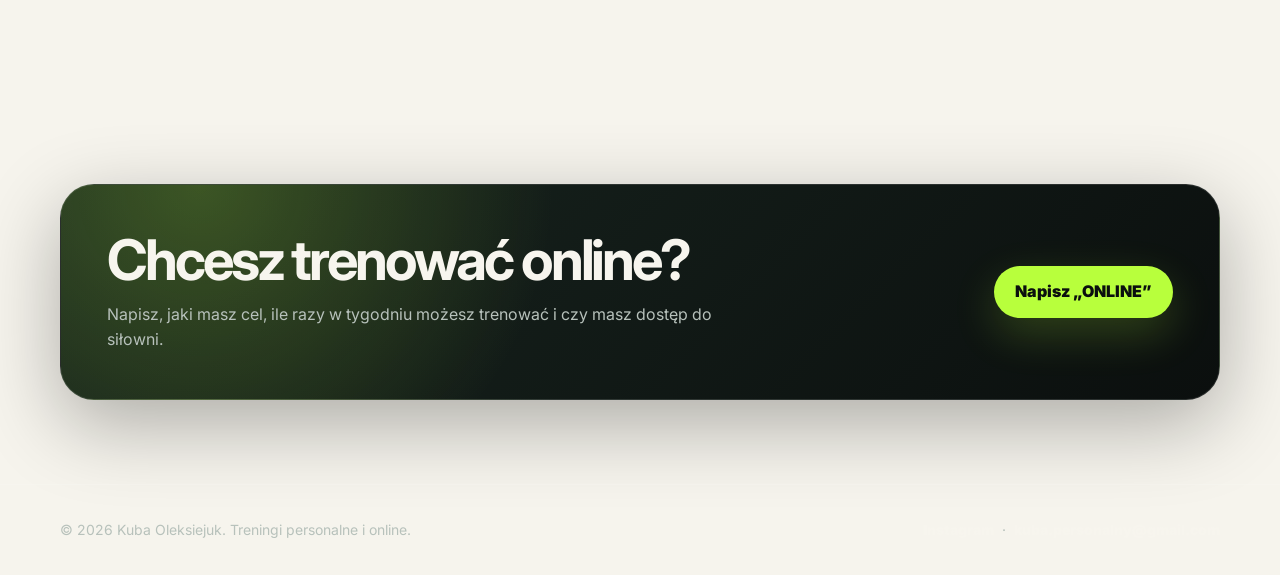
<file: prowadzenie-online.html>
<!doctype html>
<html lang="pl">
<head>
  <meta charset="utf-8" />
  <meta name="viewport" content="width=device-width, initial-scale=1" />
  <title>Prowadzenie online — trener personalny | Kuba Oleksiejuk</title>
  <meta name="description" content="Prowadzenie online: plan treningowy, analiza filmów, korekty techniki i kontakt. Trening samodzielny, ale nie samotny." />
  <link rel="canonical" href="https://kubaoleksiejuk.pl/prowadzenie-online.html" />
  <meta name="robots" content="index,follow,max-image-preview:large" />
  <meta name="author" content="Kuba Oleksiejuk" />
  <meta property="og:type" content="website" />
  <meta property="og:locale" content="pl_PL" />
  <meta property="og:title" content="Prowadzenie online — trener personalny | Kuba Oleksiejuk" />
  <meta property="og:description" content="Prowadzenie online: plan treningowy, analiza filmów, korekty techniki i kontakt. Trening samodzielny, ale nie samotny." />
  <meta property="og:url" content="https://kubaoleksiejuk.pl/prowadzenie-online.html" />
  <meta property="og:site_name" content="Kuba Oleksiejuk — trener personalny" />
  <meta property="og:image" content="https://kubaoleksiejuk.pl/assets/og-image.jpg" />
  <meta name="twitter:card" content="summary_large_image" />
  <link rel="preconnect" href="https://fonts.googleapis.com" />
  <link rel="preconnect" href="https://fonts.gstatic.com" crossorigin />
  <link rel="preload" as="style" href="https://fonts.googleapis.com/css2?family=Inter:wght@400;500;600;700;800;900;1000&display=swap" />
  <link rel="icon" type="image/png" href="assets/kuba_oleksiejuk_emblem.png" />
  <link rel="apple-touch-icon" href="assets/kuba_oleksiejuk_emblem.png" />
  <link rel="stylesheet" href="https://fonts.googleapis.com/css2?family=Inter:wght@400;500;600;700;800;900;1000&display=swap" media="print" onload="this.media='all'" />
  <noscript><link rel="stylesheet" href="https://fonts.googleapis.com/css2?family=Inter:wght@400;500;600;700;800;900;1000&display=swap" /></noscript>
  <link rel="stylesheet" href="assets/main.css" />
  <script type="application/ld+json">{
  "@context": "https://schema.org",
  "@type": "Service",
  "name": "Prowadzenie online — trener personalny",
  "provider": {
    "@type": "Person",
    "name": "Kuba Oleksiejuk"
  },
  "areaServed": "Polska",
  "serviceType": "Online personal training"
}</script>
</head>
<body class="light">
<div class="site-loader" data-loader aria-hidden="true">
  <div class="site-loader__inner">
    <img src="assets/kuba_oleksiejuk_emblem.png" alt="" width="96" height="96" />
    <strong>Trening Bez Chaosu</strong>
    <span>plan · technika · progres</span>
    <div class="site-loader__bar"><i></i></div>
  </div>
</div>
<a class="skip" href="#main">Przejdź do treści</a>
<header class="nav">
  <div class="container nav__inner">
    <a class="logo logo--image" href="index.html" aria-label="Kuba Oleksiejuk — trener personalny Wrocław">
      <img class="logo__asset logo__asset--full" src="assets/kuba_oleksiejuk_logo_horizontal.png" alt="Kuba Oleksiejuk" width="210" height="58" />
      <span class="logo__mobile">
        <img src="assets/kuba_oleksiejuk_emblem.png" alt="" width="42" height="42" />
        <span>Kuba Oleksiejuk <small>trener personalny Wrocław</small></span>
      </span>
    </a>
    <nav class="menu" data-menu aria-label="Menu główne">
      <a href="index.html">Strona główna</a>
      <a href="trener-personalny-wroclaw.html">Trener Wrocław</a>
      <a href="prowadzenie-online.html" aria-current="page">Online</a>
      <a href="blog/index.html">Blog</a>
      <a class="is-disabled" href="index.html#panel" aria-disabled="true" title="Panel klienta w przygotowaniu">Panel klienta</a>
      <a href="#kontakt">Kontakt</a>
    </nav>
    <a class="nav__cta" href="https://www.instagram.com/kuba.oleksiejuk/" target="_blank" rel="noopener">Napisz START</a>
    <button class="burger" type="button" data-burger aria-label="Otwórz menu" aria-expanded="false">
      <span></span><span></span><span></span>
    </button>
  </div>
</header>
<main id="main">
  <section class="page-hero">
    <div class="container">
      <div class="breadcrumbs"><a href="index.html">Strona główna</a> / Prowadzenie online</div>
      <div class="eyebrow">Trener online</div>
      <h1>Prowadzenie online: plan, korekty i progres bez przypadkowych treningów.</h1>
      <p class="lead">Dla osób, które chcą trenować samodzielnie, ale potrzebują struktury: planu, analizy techniki, kontaktu i aktualizacji ćwiczeń.</p>
      <div class="actions">
        <a class="btn btn--primary" href="https://www.instagram.com/kuba.oleksiejuk/" target="_blank" rel="noopener">Zapytaj o prowadzenie online</a>
        <button class="btn btn--secondary btn--disabled" type="button" disabled>Logowanie — wkrótce</button>
      </div>
      <figure class="page-photo page-photo--logo" aria-label="Kuba Oleksiejuk — Trening Bez Chaosu">
        <span class="brand-orbit brand-orbit--one"></span>
        <span class="brand-orbit brand-orbit--two"></span>
        <img src="assets/kuba_oleksiejuk_logo_horizontal.png" alt="Kuba Oleksiejuk — trener personalny Wrocław" loading="eager" width="720" height="400" />
      </figure>
    </div>
  </section>

  <section class="section section--cream">
    <div class="container grid-3">
      <article class="card"><div class="card__icon">01</div><h3>Plan treningowy</h3><p>Dopasowany do celu, sprzętu, czasu i poziomu zaawansowania.</p></article>
      <article class="card"><div class="card__icon">02</div><h3>Analiza techniki</h3><p>Wysyłasz film z ćwiczenia, a Kuba wskazuje, co poprawić i jak trenować bezpieczniej.</p></article>
      <article class="card"><div class="card__icon">03</div><h3>Aktualizacje</h3><p>Plan zmienia się wraz z Twoim progresem, a nie zostaje jedną rozpiską na zawsze.</p></article>
    </div>
  </section>

  <section class="section section--panel" id="panel">
    <div class="container panel-card">
      <div>
        <div class="eyebrow">Panel Trening Bez Chaosu</div>
        <h2>W prowadzeniu online plan nie powinien ginąć w wiadomościach.</h2>
        <p class="lead">Docelowo podopieczny będzie mógł wejść w swój plan, wpisać wykonany trening i zostawić krótką informację zwrotną. Kuba widzi progres w jednym miejscu i może szybciej zaplanować kolejny etap.</p>
        <div class="actions">
          <button class="btn btn--primary btn--disabled" type="button" disabled>Logowanie — wkrótce</button>
          <a class="btn btn--secondary" href="mailto:kuba.personalny@gmail.com">Zapytaj o prowadzenie</a>
        </div>
      </div>
      <div class="panel-preview">
        <div class="panel-preview__top"><strong>Przyszłe funkcje</strong><span class="badge">arkusz / panel</span></div>
        <div class="panel-row"><div class="panel-dot">✓</div><div><strong>Twój plan</strong><span>aktualny tydzień i założenia treningowe</span></div><span class="panel-status">plan</span></div>
        <div class="panel-row"><div class="panel-dot">✓</div><div><strong>Raport po treningu</strong><span>ciężary, powtórzenia, odczucia, uwagi</span></div><span class="panel-status">progres</span></div>
        <div class="panel-row"><div class="panel-dot">✓</div><div><strong>Komentarz Kuby</strong><span>co poprawić i co robimy dalej</span></div><span class="panel-status">feedback</span></div>
      </div>
    </div>
  </section>

  <section class="article">
    <div class="article-container">
      <h2>Dla kogo jest prowadzenie online?</h2>
      <p>Dla osób, które potrafią przyjść na siłownię i wykonać trening, ale nie chcą zgadywać, co robić dalej. Prowadzenie online sprawdzi się, jeśli masz dostęp do siłowni, możesz nagrywać wybrane serie i chcesz regularnie dostawać korekty.</p>

      <h2>Czym różni się od gotowego planu?</h2>
      <p>Gotowy plan nie widzi Twojej techniki, Twojego zmęczenia i Twojego grafiku. W prowadzeniu online plan jest punktem startu, a nie martwym PDF-em. Współpraca polega na dopasowywaniu treningu do realnych postępów.</p>

      <h2>Co dostajesz?</h2>
      <ul>
        <li>plan treningowy pod cel i poziom,</li>
        <li>jasne wytyczne do ćwiczeń,</li>
        <li>analizę wybranych filmów z treningu,</li>
        <li>kontakt i odpowiedzi na pytania,</li>
        <li>aktualizacje planu.</li>
      </ul>

      <div class="summary-box">
        <h2>W skrócie</h2>
        <p>Prowadzenie online jest dobrym kompromisem między pełnym treningiem 1:1 a samodzielnym trenowaniem z planem z internetu. Masz wolność, ale nie zostajesz bez wsparcia.</p>
      </div>
    </div>
  </section>

  <section class="section section--cream" id="kontakt">
    <div class="container cta-band">
      <div>
        <h2>Chcesz trenować online?</h2>
        <p>Napisz, jaki masz cel, ile razy w tygodniu możesz trenować i czy masz dostęp do siłowni.</p>
      </div>
      <a class="btn btn--primary" href="https://www.instagram.com/kuba.oleksiejuk/" target="_blank" rel="noopener">Napisz „ONLINE”</a>
    </div>
  </section>
</main>
<footer class="footer">
  <div class="container footer__inner">
    <div>© <span data-year></span> Kuba Oleksiejuk. Treningi personalne i online.</div>
    <div>
      <a href="https://www.instagram.com/kuba.oleksiejuk/" target="_blank" rel="noopener">Instagram</a>
      &nbsp;·&nbsp;
      <a href="mailto:kuba.personalny@gmail.com">kuba.personalny@gmail.com</a>
    </div>
  </div>
</footer>
<script src="assets/main.js"></script>
</body>
</html>
</file>
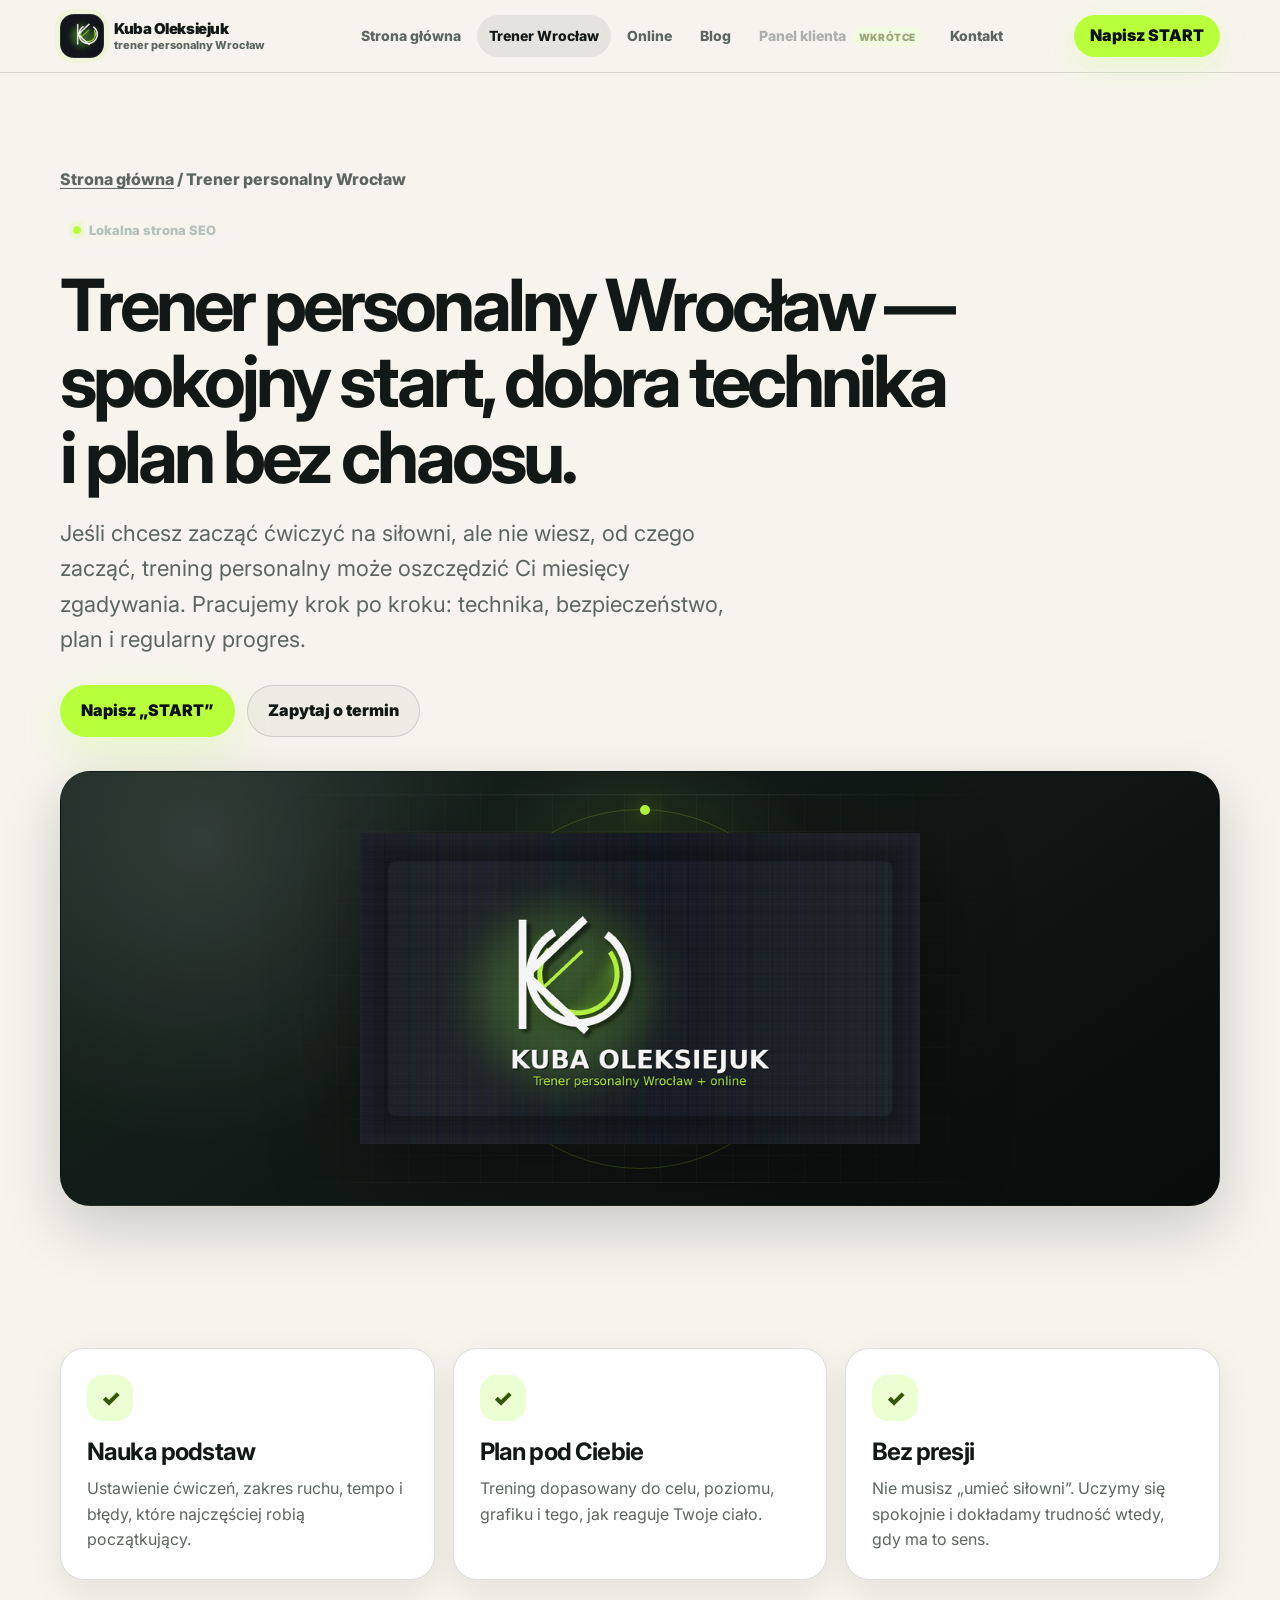
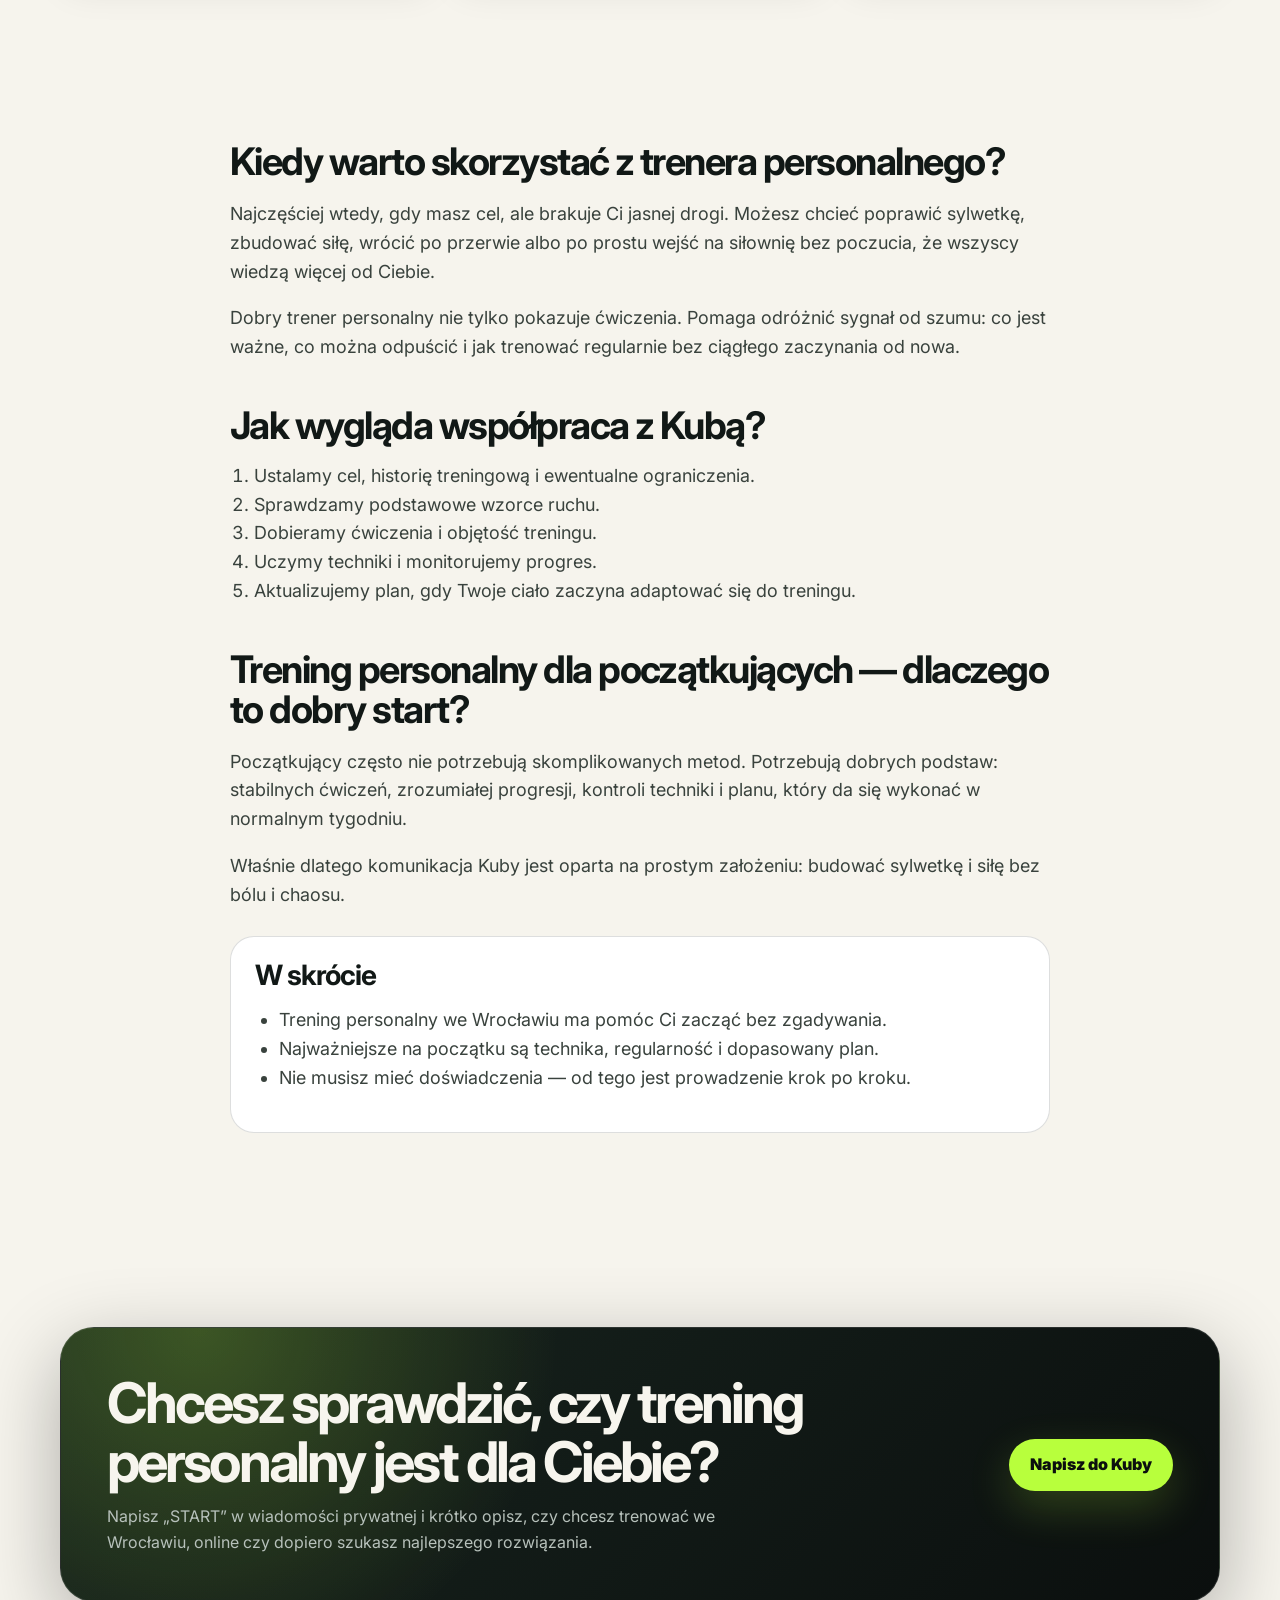
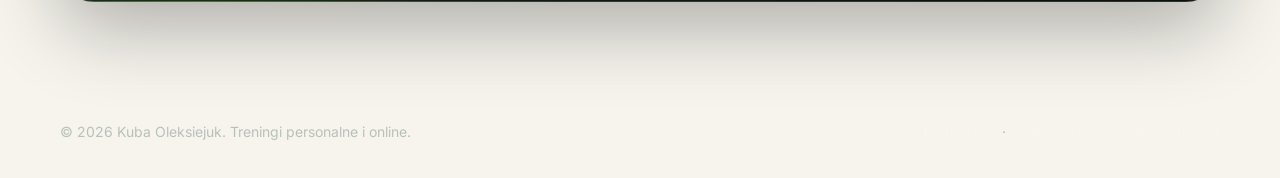
<file: trener-personalny-wroclaw.html>
<!doctype html>
<html lang="pl">
<head>
  <meta charset="utf-8" />
  <meta name="viewport" content="width=device-width, initial-scale=1" />
  <title>Trener personalny Wrocław — dla początkujących | Kuba Oleksiejuk</title>
  <meta name="description" content="Trener personalny we Wrocławiu dla początkujących. Nauka techniki, plan treningowy, spokojny progres i trening bez bólu." />
  <link rel="canonical" href="https://kubaoleksiejuk.pl/trener-personalny-wroclaw.html" />
  <meta name="robots" content="index,follow,max-image-preview:large" />
  <meta name="author" content="Kuba Oleksiejuk" />
  <meta property="og:type" content="website" />
  <meta property="og:locale" content="pl_PL" />
  <meta property="og:title" content="Trener personalny Wrocław — dla początkujących | Kuba Oleksiejuk" />
  <meta property="og:description" content="Trener personalny we Wrocławiu dla początkujących. Nauka techniki, plan treningowy, spokojny progres i trening bez bólu." />
  <meta property="og:url" content="https://kubaoleksiejuk.pl/trener-personalny-wroclaw.html" />
  <meta property="og:site_name" content="Kuba Oleksiejuk — trener personalny" />
  <meta property="og:image" content="https://kubaoleksiejuk.pl/assets/og-image.jpg" />
  <meta name="twitter:card" content="summary_large_image" />
  <link rel="preconnect" href="https://fonts.googleapis.com" />
  <link rel="preconnect" href="https://fonts.gstatic.com" crossorigin />
  <link rel="preload" as="style" href="https://fonts.googleapis.com/css2?family=Inter:wght@400;500;600;700;800;900;1000&display=swap" />
  <link rel="icon" type="image/png" href="assets/kuba_oleksiejuk_emblem.png" />
  <link rel="apple-touch-icon" href="assets/kuba_oleksiejuk_emblem.png" />
  <link rel="stylesheet" href="https://fonts.googleapis.com/css2?family=Inter:wght@400;500;600;700;800;900;1000&display=swap" media="print" onload="this.media='all'" />
  <noscript><link rel="stylesheet" href="https://fonts.googleapis.com/css2?family=Inter:wght@400;500;600;700;800;900;1000&display=swap" /></noscript>
  <link rel="stylesheet" href="assets/main.css" />
  <script type="application/ld+json">{
  "@context": "https://schema.org",
  "@type": "FAQPage",
  "mainEntity": [
    {
      "@type": "Question",
      "name": "Ile kosztuje trener personalny we Wrocławiu?",
      "acceptedAnswer": {
        "@type": "Answer",
        "text": "Cena zależy od liczby treningów, formy współpracy i zakresu wsparcia. Najlepiej zacząć od krótkiej konsultacji i dobrać pakiet do celu oraz możliwości czasowych."
      }
    },
    {
      "@type": "Question",
      "name": "Czy trener personalny jest dobry dla osoby początkującej?",
      "acceptedAnswer": {
        "@type": "Answer",
        "text": "Tak, bo pomaga nauczyć się techniki, dobrać ćwiczenia do poziomu i uniknąć przypadkowego planu z internetu."
      }
    },
    {
      "@type": "Question",
      "name": "Jak wygląda pierwszy trening personalny?",
      "acceptedAnswer": {
        "@type": "Answer",
        "text": "Pierwsze spotkanie obejmuje rozmowę o celu, sprawdzenie podstawowych ruchów, dobór ćwiczeń i ustalenie planu dalszej pracy."
      }
    }
  ]
}</script>
</head>
<body class="light">
<div class="site-loader" data-loader aria-hidden="true">
  <div class="site-loader__inner">
    <img src="assets/kuba_oleksiejuk_emblem.png" alt="" width="96" height="96" />
    <strong>Trening Bez Chaosu</strong>
    <span>plan · technika · progres</span>
    <div class="site-loader__bar"><i></i></div>
  </div>
</div>
<a class="skip" href="#main">Przejdź do treści</a>
<header class="nav">
  <div class="container nav__inner">
    <a class="logo logo--image" href="index.html" aria-label="Kuba Oleksiejuk — trener personalny Wrocław">
      <img class="logo__asset logo__asset--full" src="assets/kuba_oleksiejuk_logo_horizontal.png" alt="Kuba Oleksiejuk" width="210" height="58" />
      <span class="logo__mobile">
        <img src="assets/kuba_oleksiejuk_emblem.png" alt="" width="42" height="42" />
        <span>Kuba Oleksiejuk <small>trener personalny Wrocław</small></span>
      </span>
    </a>
    <nav class="menu" data-menu aria-label="Menu główne">
      <a href="index.html">Strona główna</a>
      <a href="trener-personalny-wroclaw.html" aria-current="page">Trener Wrocław</a>
      <a href="prowadzenie-online.html">Online</a>
      <a href="blog/index.html">Blog</a>
      <a class="is-disabled" href="index.html#panel" aria-disabled="true" title="Panel klienta w przygotowaniu">Panel klienta</a>
      <a href="#kontakt">Kontakt</a>
    </nav>
    <a class="nav__cta" href="https://www.instagram.com/kuba.oleksiejuk/" target="_blank" rel="noopener">Napisz START</a>
    <button class="burger" type="button" data-burger aria-label="Otwórz menu" aria-expanded="false">
      <span></span><span></span><span></span>
    </button>
  </div>
</header>
<main id="main">
  <section class="page-hero">
    <div class="container">
      <div class="breadcrumbs"><a href="index.html">Strona główna</a> / Trener personalny Wrocław</div>
      <div class="eyebrow">Lokalna strona SEO</div>
      <h1>Trener personalny Wrocław — spokojny start, dobra technika i plan bez chaosu.</h1>
      <p class="lead">Jeśli chcesz zacząć ćwiczyć na siłowni, ale nie wiesz, od czego zacząć, trening personalny może oszczędzić Ci miesięcy zgadywania. Pracujemy krok po kroku: technika, bezpieczeństwo, plan i regularny progres.</p>
      <div class="actions">
        <a class="btn btn--primary" href="https://www.instagram.com/kuba.oleksiejuk/" target="_blank" rel="noopener">Napisz „START”</a>
        <a class="btn btn--secondary" href="#kontakt">Zapytaj o termin</a>
      </div>
      <figure class="page-photo page-photo--logo" aria-label="Kuba Oleksiejuk — Trening Bez Chaosu">
        <span class="brand-orbit brand-orbit--one"></span>
        <span class="brand-orbit brand-orbit--two"></span>
        <img src="assets/kuba_oleksiejuk_logo_horizontal.png" alt="Kuba Oleksiejuk — trener personalny Wrocław" loading="eager" width="720" height="400" />
      </figure>
    </div>
  </section>

  <section class="section section--cream">
    <div class="container grid-3">
      <article class="card"><div class="card__icon">✓</div><h3>Nauka podstaw</h3><p>Ustawienie ćwiczeń, zakres ruchu, tempo i błędy, które najczęściej robią początkujący.</p></article>
      <article class="card"><div class="card__icon">✓</div><h3>Plan pod Ciebie</h3><p>Trening dopasowany do celu, poziomu, grafiku i tego, jak reaguje Twoje ciało.</p></article>
      <article class="card"><div class="card__icon">✓</div><h3>Bez presji</h3><p>Nie musisz „umieć siłowni”. Uczymy się spokojnie i dokładamy trudność wtedy, gdy ma to sens.</p></article>
    </div>
  </section>

  <section class="article">
    <div class="article-container">
      <h2>Kiedy warto skorzystać z trenera personalnego?</h2>
      <p>Najczęściej wtedy, gdy masz cel, ale brakuje Ci jasnej drogi. Możesz chcieć poprawić sylwetkę, zbudować siłę, wrócić po przerwie albo po prostu wejść na siłownię bez poczucia, że wszyscy wiedzą więcej od Ciebie.</p>
      <p>Dobry trener personalny nie tylko pokazuje ćwiczenia. Pomaga odróżnić sygnał od szumu: co jest ważne, co można odpuścić i jak trenować regularnie bez ciągłego zaczynania od nowa.</p>

      <h2>Jak wygląda współpraca z Kubą?</h2>
      <ol>
        <li>Ustalamy cel, historię treningową i ewentualne ograniczenia.</li>
        <li>Sprawdzamy podstawowe wzorce ruchu.</li>
        <li>Dobieramy ćwiczenia i objętość treningu.</li>
        <li>Uczymy techniki i monitorujemy progres.</li>
        <li>Aktualizujemy plan, gdy Twoje ciało zaczyna adaptować się do treningu.</li>
      </ol>

      <h2>Trening personalny dla początkujących — dlaczego to dobry start?</h2>
      <p>Początkujący często nie potrzebują skomplikowanych metod. Potrzebują dobrych podstaw: stabilnych ćwiczeń, zrozumiałej progresji, kontroli techniki i planu, który da się wykonać w normalnym tygodniu.</p>
      <p>Właśnie dlatego komunikacja Kuby jest oparta na prostym założeniu: budować sylwetkę i siłę bez bólu i chaosu.</p>

      <div class="summary-box">
        <h2>W skrócie</h2>
        <ul>
          <li>Trening personalny we Wrocławiu ma pomóc Ci zacząć bez zgadywania.</li>
          <li>Najważniejsze na początku są technika, regularność i dopasowany plan.</li>
          <li>Nie musisz mieć doświadczenia — od tego jest prowadzenie krok po kroku.</li>
        </ul>
      </div>
    </div>
  </section>

  <section class="section section--cream" id="kontakt">
    <div class="container cta-band">
      <div>
        <h2>Chcesz sprawdzić, czy trening personalny jest dla Ciebie?</h2>
        <p>Napisz „START” w wiadomości prywatnej i krótko opisz, czy chcesz trenować we Wrocławiu, online czy dopiero szukasz najlepszego rozwiązania.</p>
      </div>
      <a class="btn btn--primary" href="https://www.instagram.com/kuba.oleksiejuk/" target="_blank" rel="noopener">Napisz do Kuby</a>
    </div>
  </section>
</main>
<footer class="footer">
  <div class="container footer__inner">
    <div>© <span data-year></span> Kuba Oleksiejuk. Treningi personalne i online.</div>
    <div>
      <a href="https://www.instagram.com/kuba.oleksiejuk/" target="_blank" rel="noopener">Instagram</a>
      &nbsp;·&nbsp;
      <a href="mailto:kuba.personalny@gmail.com">kuba.personalny@gmail.com</a>
    </div>
  </div>
</footer>
<script src="assets/main.js"></script>
</body>
</html>
</file>
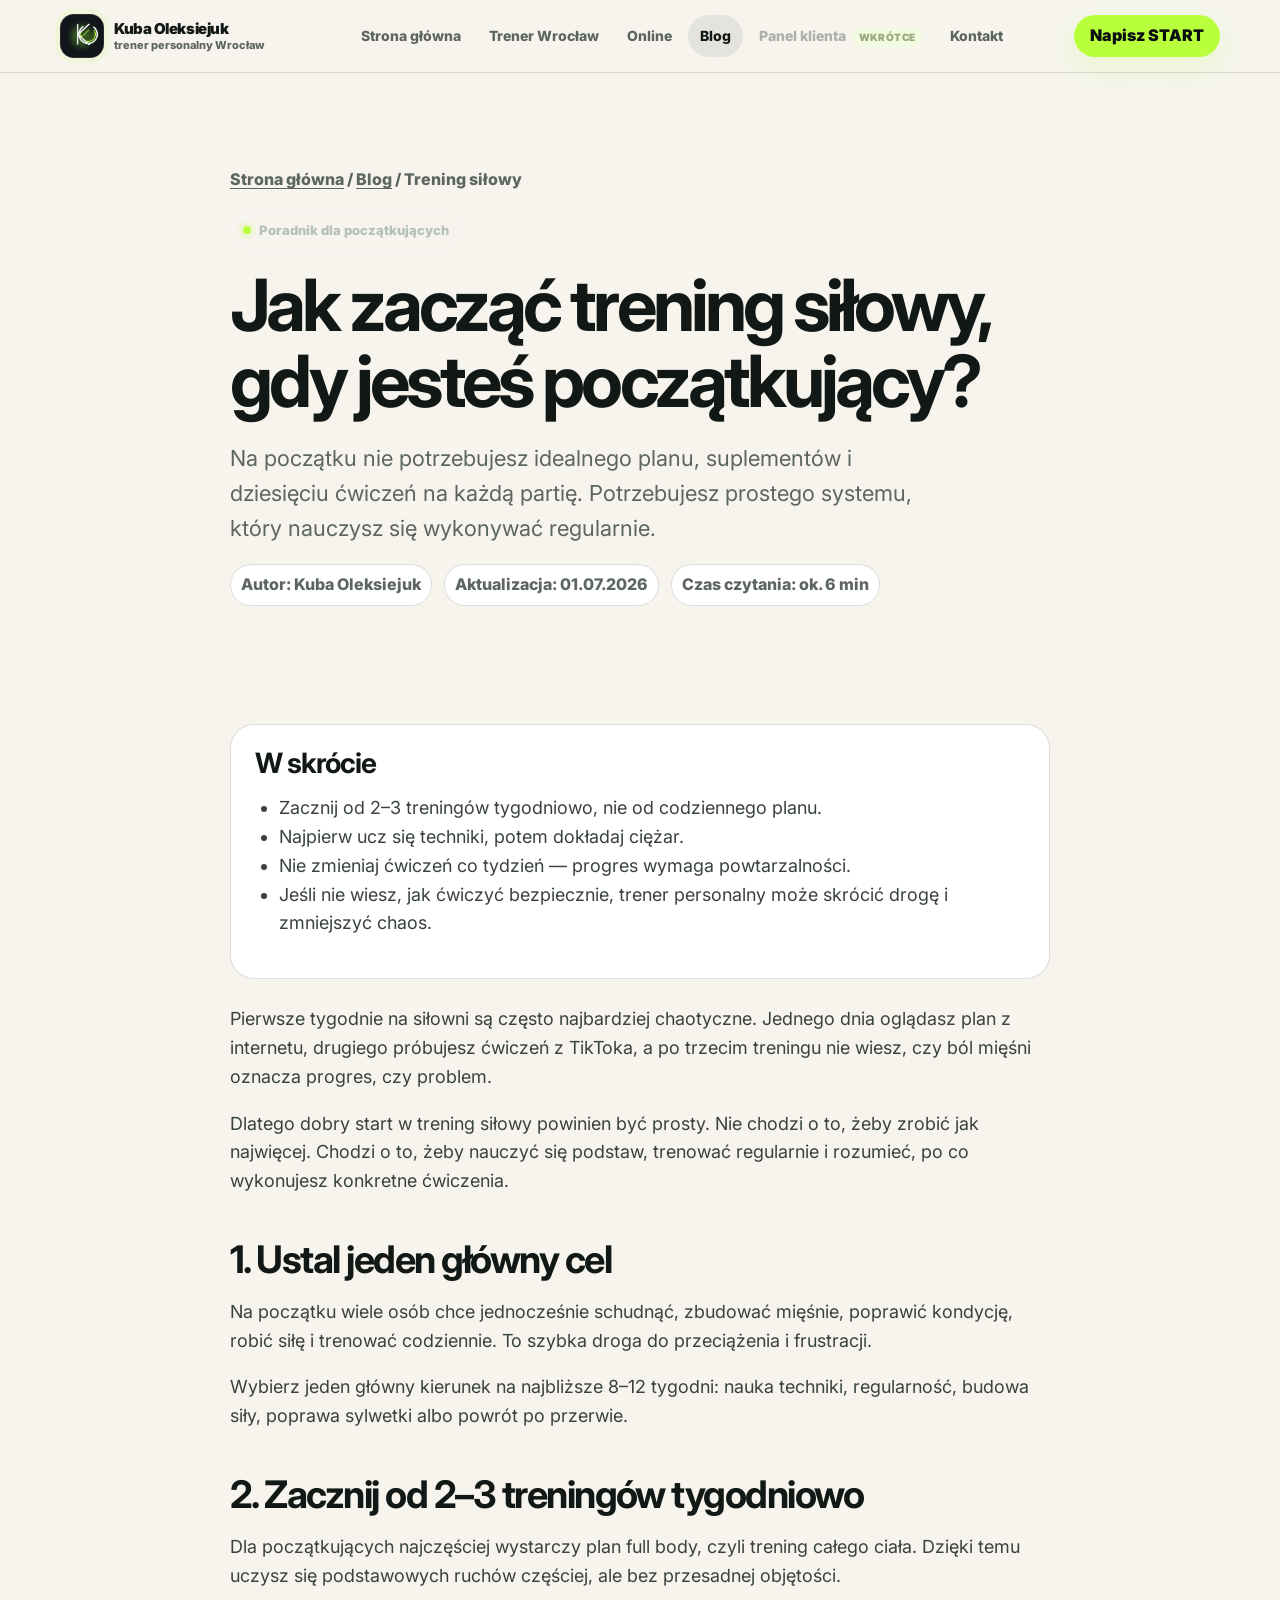
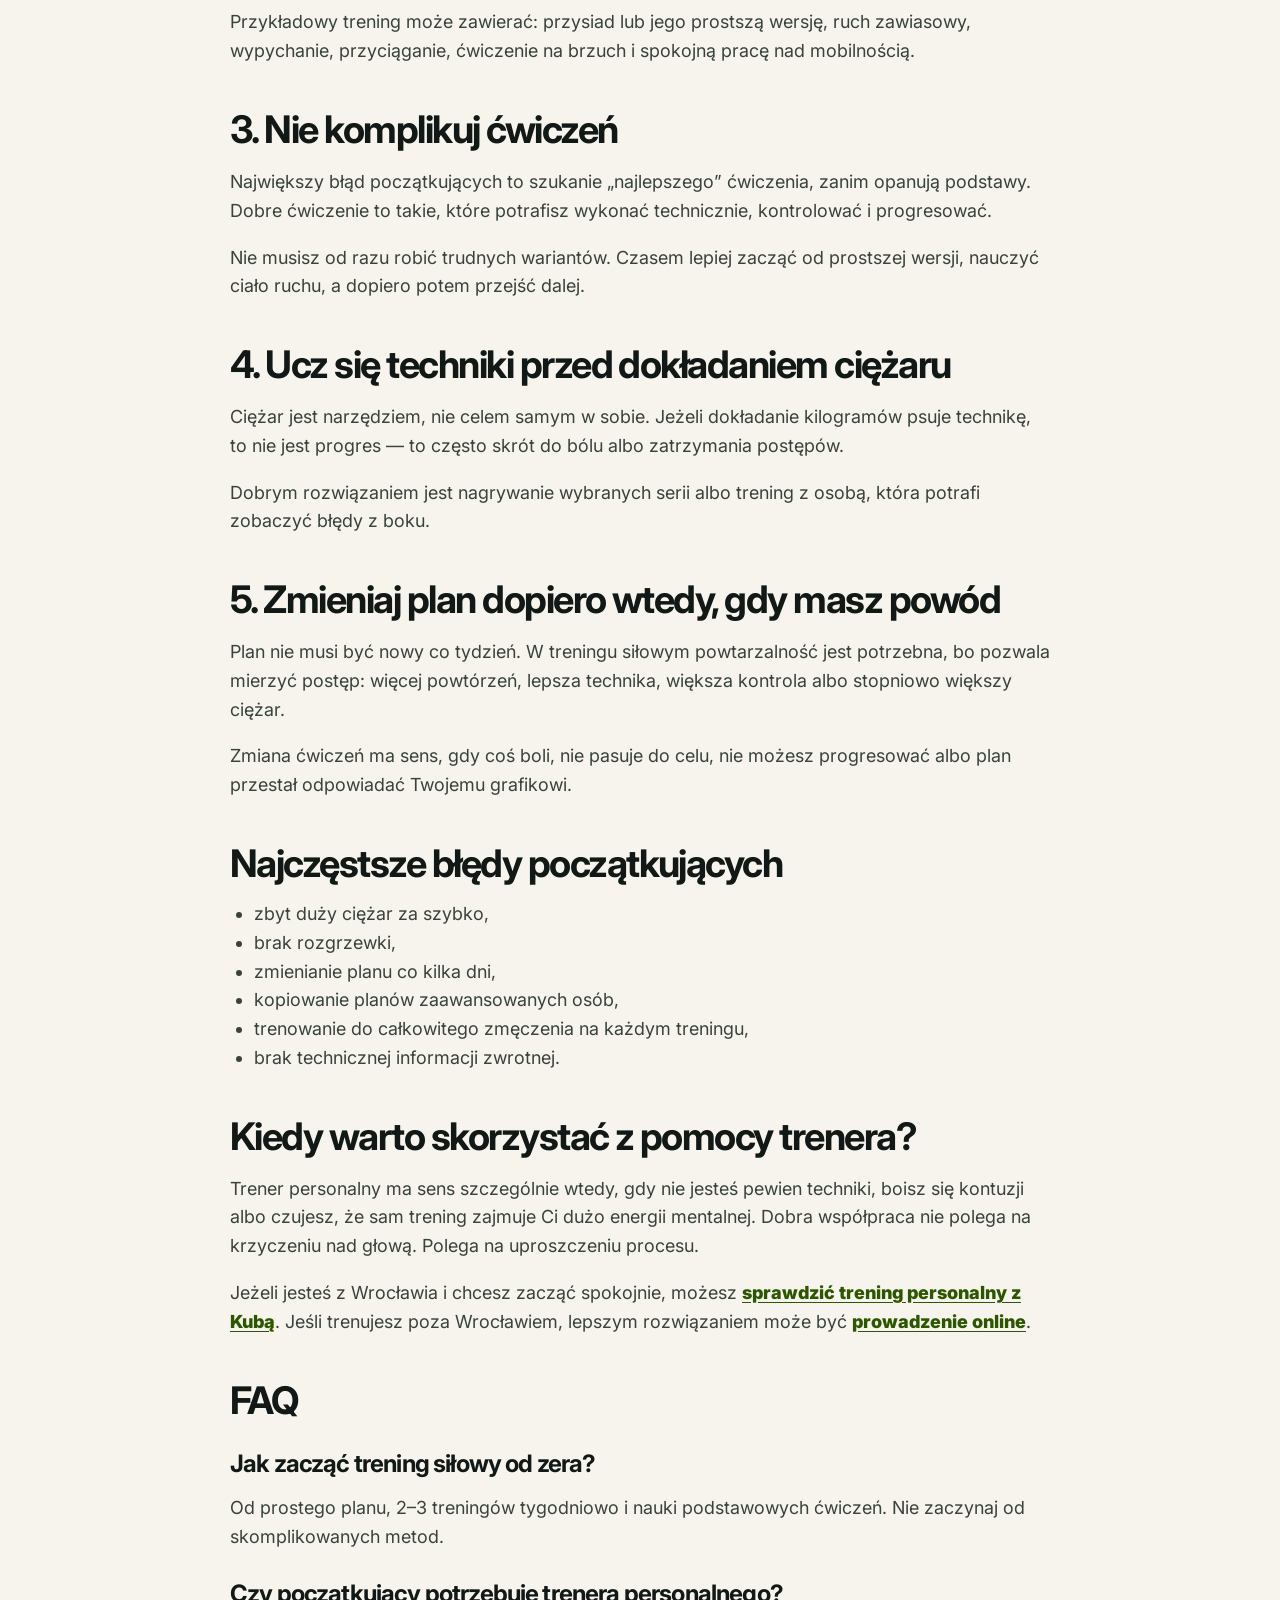
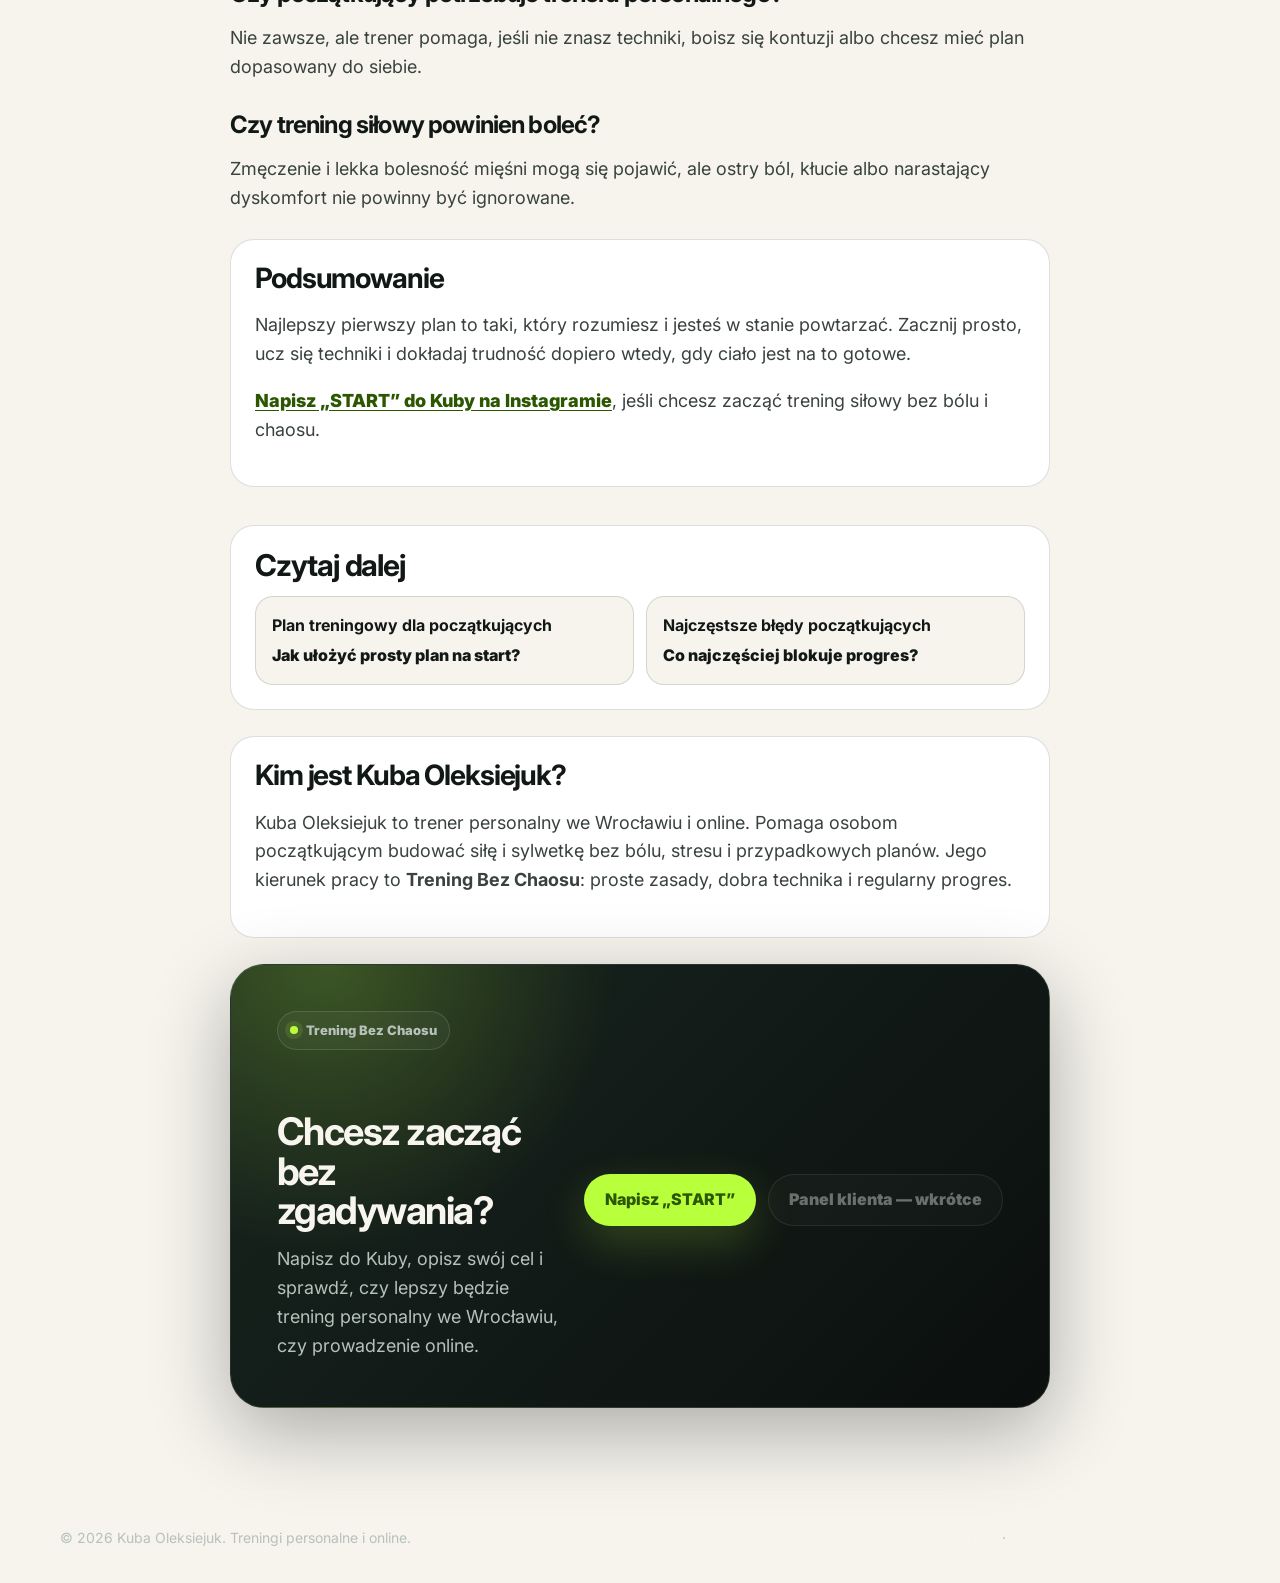
<file: blog/jak-zaczac-trening-silowy.html>
<!doctype html>
<html lang="pl">
<head>
  <meta charset="utf-8" />
  <meta name="viewport" content="width=device-width, initial-scale=1" />
  <title>Jak zacząć trening siłowy? Poradnik dla początkujących</title>
  <meta name="description" content="Jak zacząć trening siłowy od zera? Prosty poradnik dla początkujących: plan, technika, błędy i spokojny progres." />
  <link rel="canonical" href="https://kubaoleksiejuk.pl/blog/jak-zaczac-trening-silowy.html" />
  <meta name="robots" content="index,follow,max-image-preview:large" />
  <meta name="author" content="Kuba Oleksiejuk" />
  <meta property="og:type" content="article" />
  <meta property="og:locale" content="pl_PL" />
  <meta property="og:title" content="Jak zacząć trening siłowy? Poradnik dla początkujących" />
  <meta property="og:description" content="Jak zacząć trening siłowy od zera? Prosty poradnik dla początkujących: plan, technika, błędy i spokojny progres." />
  <meta property="og:url" content="https://kubaoleksiejuk.pl/blog/jak-zaczac-trening-silowy.html" />
  <meta property="og:site_name" content="Kuba Oleksiejuk — trener personalny" />
  <meta property="og:image" content="https://kubaoleksiejuk.pl/assets/og-image.jpg" />
  <meta name="twitter:card" content="summary_large_image" />
  <link rel="preconnect" href="https://fonts.googleapis.com" />
  <link rel="preconnect" href="https://fonts.gstatic.com" crossorigin />
  <link rel="preload" as="style" href="https://fonts.googleapis.com/css2?family=Inter:wght@400;500;600;700;800;900;1000&display=swap" />
  <link rel="icon" type="image/png" href="../assets/kuba_oleksiejuk_emblem.png" />
  <link rel="apple-touch-icon" href="../assets/kuba_oleksiejuk_emblem.png" />
  <link rel="stylesheet" href="https://fonts.googleapis.com/css2?family=Inter:wght@400;500;600;700;800;900;1000&display=swap" media="print" onload="this.media='all'" />
  <noscript><link rel="stylesheet" href="https://fonts.googleapis.com/css2?family=Inter:wght@400;500;600;700;800;900;1000&display=swap" /></noscript>
  <link rel="stylesheet" href="../assets/main.css" />
  <script type="application/ld+json">{
  "@context": "https://schema.org",
  "@type": "BlogPosting",
  "mainEntityOfPage": {
    "@type": "WebPage",
    "@id": "https://kubaoleksiejuk.pl/blog/jak-zaczac-trening-silowy.html"
  },
  "headline": "Jak zacząć trening siłowy, gdy jesteś początkujący?",
  "description": "Praktyczny poradnik dla początkujących: od czego zacząć trening siłowy, jak nie komplikować planu i kiedy warto skorzystać z pomocy trenera.",
  "author": {
    "@type": "Person",
    "name": "Kuba Oleksiejuk"
  },
  "publisher": {
    "@type": "Person",
    "name": "Kuba Oleksiejuk"
  },
  "datePublished": "2026-06-19",
  "dateModified": "2026-07-01",
  "inLanguage": "pl-PL"
}</script><script type="application/ld+json">{
  "@context": "https://schema.org",
  "@type": "FAQPage",
  "mainEntity": [
    {
      "@type": "Question",
      "name": "Jak zacząć trening siłowy od zera?",
      "acceptedAnswer": {
        "@type": "Answer",
        "text": "Najlepiej zacząć od prostego planu, nauki podstawowych wzorców ruchu i 2–3 treningów tygodniowo. Na początku ważniejsza jest technika niż duży ciężar."
      }
    },
    {
      "@type": "Question",
      "name": "Czy początkujący potrzebuje trenera personalnego?",
      "acceptedAnswer": {
        "@type": "Answer",
        "text": "Nie zawsze, ale trener może bardzo pomóc, jeśli nie znasz techniki, boisz się kontuzji albo nie wiesz, jak ułożyć plan."
      }
    },
    {
      "@type": "Question",
      "name": "Ile ćwiczeń powinien mieć pierwszy plan treningowy?",
      "acceptedAnswer": {
        "@type": "Answer",
        "text": "Na start zwykle wystarczy kilka podstawowych ćwiczeń na całe ciało. Plan nie musi być długi, ale powinien być powtarzalny i możliwy do progresowania."
      }
    }
  ]
}</script>
</head>
<body class="light">
<div class="site-loader" data-loader aria-hidden="true">
  <div class="site-loader__inner">
    <img src="../assets/kuba_oleksiejuk_emblem.png" alt="" width="96" height="96" />
    <strong>Trening Bez Chaosu</strong>
    <span>plan · technika · progres</span>
    <div class="site-loader__bar"><i></i></div>
  </div>
</div>
<a class="skip" href="#main">Przejdź do treści</a>
<header class="nav">
  <div class="container nav__inner">
    <a class="logo logo--image" href="../index.html" aria-label="Kuba Oleksiejuk — trener personalny Wrocław">
      <img class="logo__asset logo__asset--full" src="../assets/kuba_oleksiejuk_logo_horizontal.png" alt="Kuba Oleksiejuk" width="210" height="58" />
      <span class="logo__mobile">
        <img src="../assets/kuba_oleksiejuk_emblem.png" alt="" width="42" height="42" />
        <span>Kuba Oleksiejuk <small>trener personalny Wrocław</small></span>
      </span>
    </a>
    <nav class="menu" data-menu aria-label="Menu główne">
      <a href="../index.html">Strona główna</a>
      <a href="../trener-personalny-wroclaw.html">Trener Wrocław</a>
      <a href="../prowadzenie-online.html">Online</a>
      <a href="../blog/index.html" aria-current="page">Blog</a>
      <a class="is-disabled" href="../index.html#panel" aria-disabled="true" title="Panel klienta w przygotowaniu">Panel klienta</a>
      <a href="../index.html#kontakt">Kontakt</a>
    </nav>
    <a class="nav__cta" href="https://www.instagram.com/kuba.oleksiejuk/" target="_blank" rel="noopener">Napisz START</a>
    <button class="burger" type="button" data-burger aria-label="Otwórz menu" aria-expanded="false">
      <span></span><span></span><span></span>
    </button>
  </div>
</header>
<main id="main">
  <section class="page-hero">
    <div class="article-container">
      <div class="breadcrumbs"><a href="../index.html">Strona główna</a> / <a href="index.html">Blog</a> / Trening siłowy</div>
      <div class="eyebrow">Poradnik dla początkujących</div>
      <h1>Jak zacząć trening siłowy, gdy jesteś początkujący?</h1>
      <p class="lead">Na początku nie potrzebujesz idealnego planu, suplementów i dziesięciu ćwiczeń na każdą partię. Potrzebujesz prostego systemu, który nauczysz się wykonywać regularnie.</p>
      <div class="meta-row">
        <span class="meta-pill">Autor: Kuba Oleksiejuk</span>
        <span class="meta-pill">Aktualizacja: 01.07.2026</span>
        <span class="meta-pill">Czas czytania: ok. 6 min</span>
      </div>
    </div>
  </section>

  <article class="article">
    <div class="article-container">
      <div class="summary-box">
        <h2>W skrócie</h2>
        <ul>
          <li>Zacznij od 2–3 treningów tygodniowo, nie od codziennego planu.</li>
          <li>Najpierw ucz się techniki, potem dokładaj ciężar.</li>
          <li>Nie zmieniaj ćwiczeń co tydzień — progres wymaga powtarzalności.</li>
          <li>Jeśli nie wiesz, jak ćwiczyć bezpiecznie, trener personalny może skrócić drogę i zmniejszyć chaos.</li>
        </ul>
      </div>

      <p>Pierwsze tygodnie na siłowni są często najbardziej chaotyczne. Jednego dnia oglądasz plan z internetu, drugiego próbujesz ćwiczeń z TikToka, a po trzecim treningu nie wiesz, czy ból mięśni oznacza progres, czy problem.</p>
      <p>Dlatego dobry start w trening siłowy powinien być prosty. Nie chodzi o to, żeby zrobić jak najwięcej. Chodzi o to, żeby nauczyć się podstaw, trenować regularnie i rozumieć, po co wykonujesz konkretne ćwiczenia.</p>

      <h2>1. Ustal jeden główny cel</h2>
      <p>Na początku wiele osób chce jednocześnie schudnąć, zbudować mięśnie, poprawić kondycję, robić siłę i trenować codziennie. To szybka droga do przeciążenia i frustracji.</p>
      <p>Wybierz jeden główny kierunek na najbliższe 8–12 tygodni: nauka techniki, regularność, budowa siły, poprawa sylwetki albo powrót po przerwie.</p>

      <h2>2. Zacznij od 2–3 treningów tygodniowo</h2>
      <p>Dla początkujących najczęściej wystarczy plan full body, czyli trening całego ciała. Dzięki temu uczysz się podstawowych ruchów częściej, ale bez przesadnej objętości.</p>
      <p>Przykładowy trening może zawierać: przysiad lub jego prostszą wersję, ruch zawiasowy, wypychanie, przyciąganie, ćwiczenie na brzuch i spokojną pracę nad mobilnością.</p>

      <h2>3. Nie komplikuj ćwiczeń</h2>
      <p>Największy błąd początkujących to szukanie „najlepszego” ćwiczenia, zanim opanują podstawy. Dobre ćwiczenie to takie, które potrafisz wykonać technicznie, kontrolować i progresować.</p>
      <p>Nie musisz od razu robić trudnych wariantów. Czasem lepiej zacząć od prostszej wersji, nauczyć ciało ruchu, a dopiero potem przejść dalej.</p>

      <h2>4. Ucz się techniki przed dokładaniem ciężaru</h2>
      <p>Ciężar jest narzędziem, nie celem samym w sobie. Jeżeli dokładanie kilogramów psuje technikę, to nie jest progres — to często skrót do bólu albo zatrzymania postępów.</p>
      <p>Dobrym rozwiązaniem jest nagrywanie wybranych serii albo trening z osobą, która potrafi zobaczyć błędy z boku.</p>

      <h2>5. Zmieniaj plan dopiero wtedy, gdy masz powód</h2>
      <p>Plan nie musi być nowy co tydzień. W treningu siłowym powtarzalność jest potrzebna, bo pozwala mierzyć postęp: więcej powtórzeń, lepsza technika, większa kontrola albo stopniowo większy ciężar.</p>
      <p>Zmiana ćwiczeń ma sens, gdy coś boli, nie pasuje do celu, nie możesz progresować albo plan przestał odpowiadać Twojemu grafikowi.</p>

      <h2>Najczęstsze błędy początkujących</h2>
      <ul>
        <li>zbyt duży ciężar za szybko,</li>
        <li>brak rozgrzewki,</li>
        <li>zmienianie planu co kilka dni,</li>
        <li>kopiowanie planów zaawansowanych osób,</li>
        <li>trenowanie do całkowitego zmęczenia na każdym treningu,</li>
        <li>brak technicznej informacji zwrotnej.</li>
      </ul>

      <h2>Kiedy warto skorzystać z pomocy trenera?</h2>
      <p>Trener personalny ma sens szczególnie wtedy, gdy nie jesteś pewien techniki, boisz się kontuzji albo czujesz, że sam trening zajmuje Ci dużo energii mentalnej. Dobra współpraca nie polega na krzyczeniu nad głową. Polega na uproszczeniu procesu.</p>
      <p>Jeżeli jesteś z Wrocławia i chcesz zacząć spokojnie, możesz <a href="../trener-personalny-wroclaw.html">sprawdzić trening personalny z Kubą</a>. Jeśli trenujesz poza Wrocławiem, lepszym rozwiązaniem może być <a href="../prowadzenie-online.html">prowadzenie online</a>.</p>

      <h2>FAQ</h2>
      <h3>Jak zacząć trening siłowy od zera?</h3>
      <p>Od prostego planu, 2–3 treningów tygodniowo i nauki podstawowych ćwiczeń. Nie zaczynaj od skomplikowanych metod.</p>

      <h3>Czy początkujący potrzebuje trenera personalnego?</h3>
      <p>Nie zawsze, ale trener pomaga, jeśli nie znasz techniki, boisz się kontuzji albo chcesz mieć plan dopasowany do siebie.</p>

      <h3>Czy trening siłowy powinien boleć?</h3>
      <p>Zmęczenie i lekka bolesność mięśni mogą się pojawić, ale ostry ból, kłucie albo narastający dyskomfort nie powinny być ignorowane.</p>

      <div class="summary-box">
        <h2>Podsumowanie</h2>
        <p>Najlepszy pierwszy plan to taki, który rozumiesz i jesteś w stanie powtarzać. Zacznij prosto, ucz się techniki i dokładaj trudność dopiero wtedy, gdy ciało jest na to gotowe.</p>
        <p><a href="https://www.instagram.com/kuba.oleksiejuk/" target="_blank" rel="noopener">Napisz „START” do Kuby na Instagramie</a>, jeśli chcesz zacząć trening siłowy bez bólu i chaosu.</p>
      </div>
      <div class="read-next">
        <h2>Czytaj dalej</h2>
        <div class="read-next__grid">
          <a href="plan-treningowy-dla-poczatkujacych.html"><strong>Plan treningowy dla początkujących</strong><span>Jak ułożyć prosty plan na start?</span></a>
          <a href="najczestsze-bledy-poczatkujacych-na-silowni.html"><strong>Najczęstsze błędy początkujących</strong><span>Co najczęściej blokuje progres?</span></a>
        </div>
      </div>

      <div class="summary-box">
        <h2>Kim jest Kuba Oleksiejuk?</h2>
        <p>Kuba Oleksiejuk to trener personalny we Wrocławiu i online. Pomaga osobom początkującym budować siłę i sylwetkę bez bólu, stresu i przypadkowych planów. Jego kierunek pracy to <strong>Trening Bez Chaosu</strong>: proste zasady, dobra technika i regularny progres.</p>
      </div>

      <div class="cta-band">
        <div>
          <div class="eyebrow">Trening Bez Chaosu</div>
          <h2>Chcesz zacząć bez zgadywania?</h2>
          <p>Napisz do Kuby, opisz swój cel i sprawdź, czy lepszy będzie trening personalny we Wrocławiu, czy prowadzenie online.</p>
        </div>
        <div class="actions">
          <a class="btn btn--primary" href="https://www.instagram.com/kuba.oleksiejuk/" target="_blank" rel="noopener">Napisz „START”</a>
          <button class="btn btn--secondary btn--disabled" type="button" disabled>Panel klienta — wkrótce</button>
        </div>
      </div>

    </div>
  </article>
</main>
<footer class="footer">
  <div class="container footer__inner">
    <div>© <span data-year></span> Kuba Oleksiejuk. Treningi personalne i online.</div>
    <div>
      <a href="https://www.instagram.com/kuba.oleksiejuk/" target="_blank" rel="noopener">Instagram</a>
      &nbsp;·&nbsp;
      <a href="mailto:kuba.personalny@gmail.com">kuba.personalny@gmail.com</a>
    </div>
  </div>
</footer>
<script src="../assets/main.js"></script>
</body>
</html>
</file>
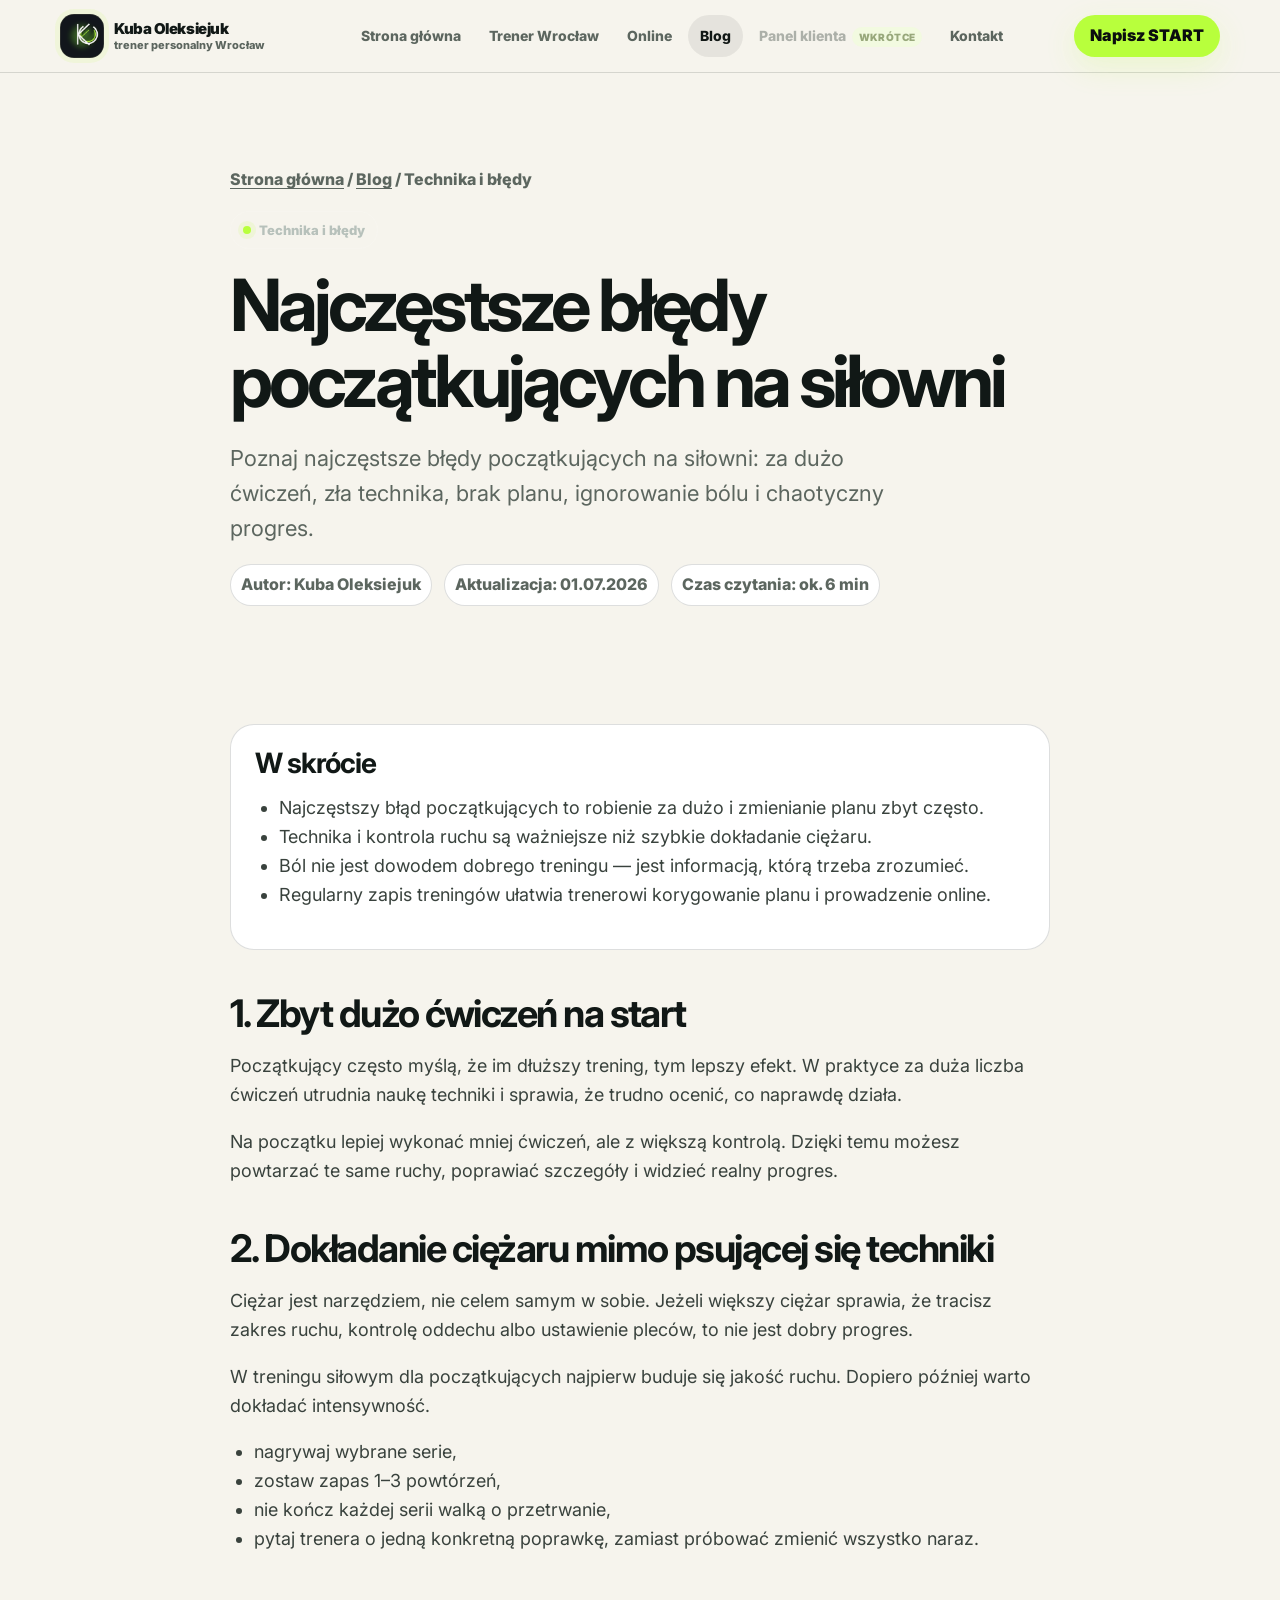
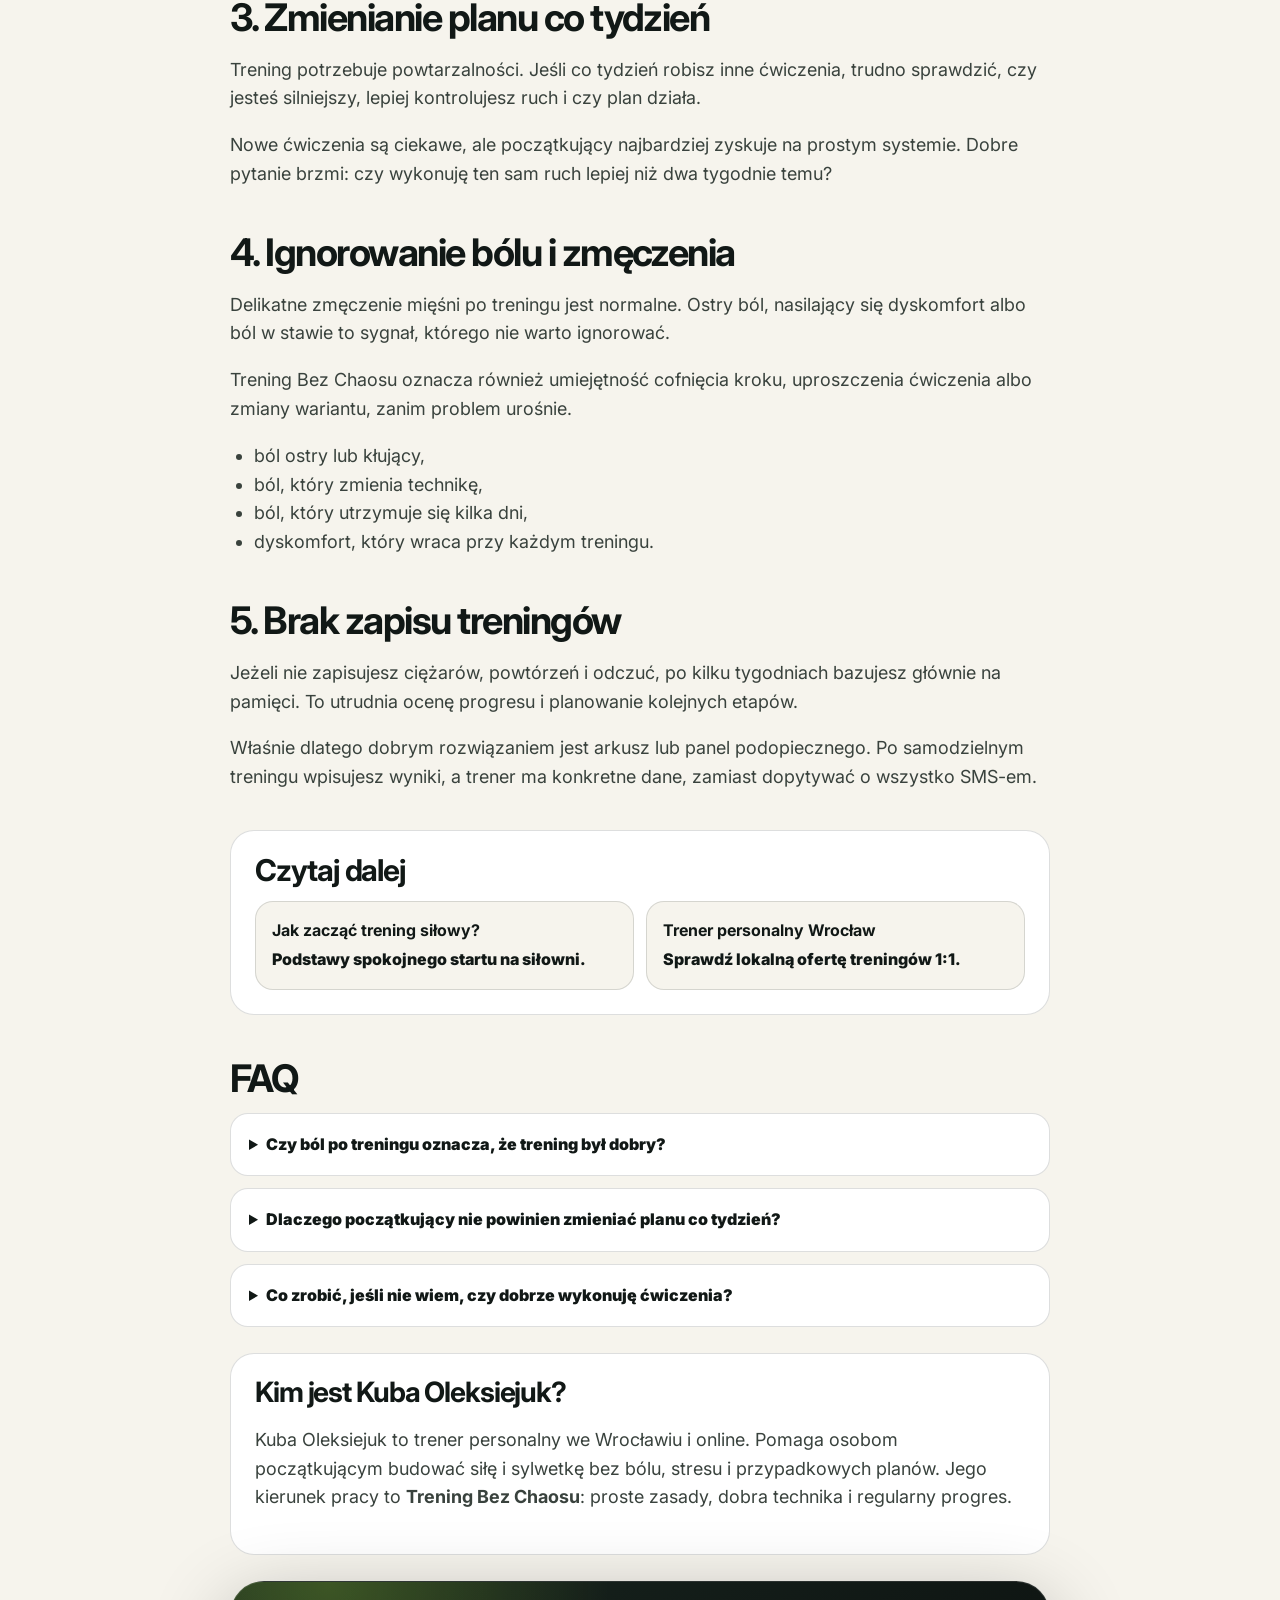
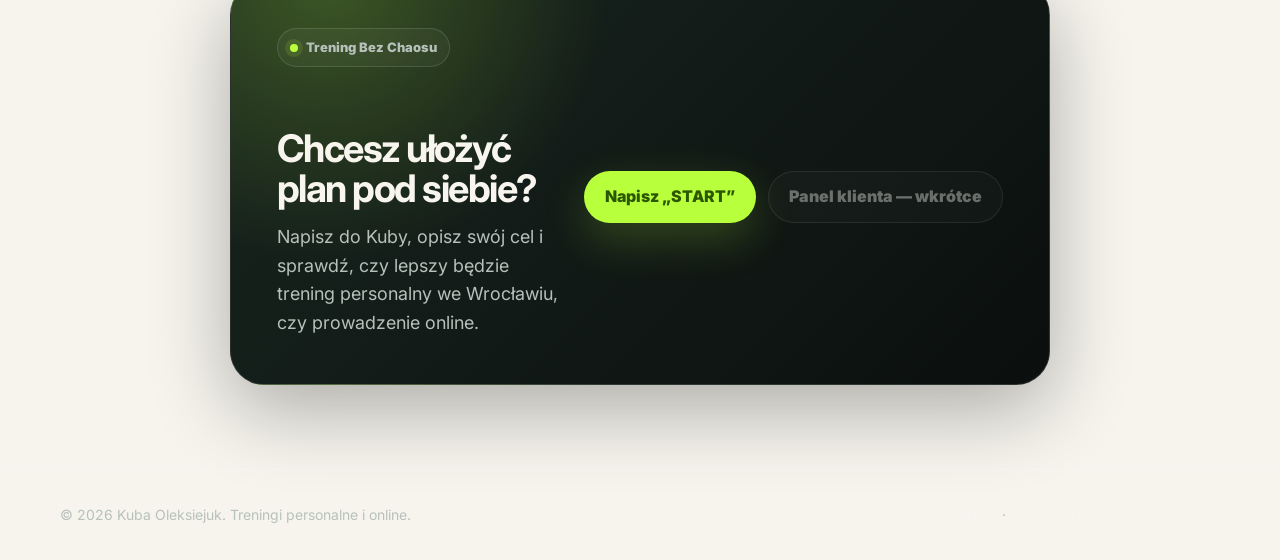
<file: blog/najczestsze-bledy-poczatkujacych-na-silowni.html>
<!doctype html>
<html lang="pl">
<head>
  <meta charset="utf-8" />
  <meta name="viewport" content="width=device-width, initial-scale=1" />
  <title>Najczęstsze błędy początkujących na siłowni | Kuba Oleksiejuk</title>
  <meta name="description" content="Poznaj najczęstsze błędy początkujących na siłowni: za dużo ćwiczeń, zła technika, brak planu, ignorowanie bólu i chaotyczny progres." />
  <link rel="canonical" href="https://kubaoleksiejuk.pl/blog/najczestsze-bledy-poczatkujacych-na-silowni.html" />
  <meta name="robots" content="index,follow,max-image-preview:large" />
  <meta name="author" content="Kuba Oleksiejuk" />
  <meta property="og:type" content="article" />
  <meta property="og:locale" content="pl_PL" />
  <meta property="og:title" content="Najczęstsze błędy początkujących na siłowni | Kuba Oleksiejuk" />
  <meta property="og:description" content="Poznaj najczęstsze błędy początkujących na siłowni: za dużo ćwiczeń, zła technika, brak planu, ignorowanie bólu i chaotyczny progres." />
  <meta property="og:url" content="https://kubaoleksiejuk.pl/blog/najczestsze-bledy-poczatkujacych-na-silowni.html" />
  <meta property="og:site_name" content="Kuba Oleksiejuk — trener personalny" />
  <meta property="og:image" content="https://kubaoleksiejuk.pl/assets/og-image.jpg" />
  <meta name="twitter:card" content="summary_large_image" />
  <link rel="preconnect" href="https://fonts.googleapis.com" />
  <link rel="preconnect" href="https://fonts.gstatic.com" crossorigin />
  <link rel="preload" as="style" href="https://fonts.googleapis.com/css2?family=Inter:wght@400;500;600;700;800;900;1000&display=swap" />
  <link rel="stylesheet" href="https://fonts.googleapis.com/css2?family=Inter:wght@400;500;600;700;800;900;1000&display=swap" media="print" onload="this.media='all'" />
  <noscript><link rel="stylesheet" href="https://fonts.googleapis.com/css2?family=Inter:wght@400;500;600;700;800;900;1000&display=swap" /></noscript>
  <link rel="icon" type="image/png" href="../assets/kuba_oleksiejuk_emblem.png" />
  <link rel="apple-touch-icon" href="../assets/kuba_oleksiejuk_emblem.png" />
  <link rel="stylesheet" href="../assets/main.css" />
  <script type="application/ld+json">{
  "@context": "https://schema.org",
  "@type": "BlogPosting",
  "mainEntityOfPage": {
    "@type": "WebPage",
    "@id": "https://kubaoleksiejuk.pl/blog/najczestsze-bledy-poczatkujacych-na-silowni.html"
  },
  "headline": "Najczęstsze błędy początkujących na siłowni",
  "description": "Poznaj najczęstsze błędy początkujących na siłowni: za dużo ćwiczeń, zła technika, brak planu, ignorowanie bólu i chaotyczny progres.",
  "author": {
    "@type": "Person",
    "name": "Kuba Oleksiejuk"
  },
  "publisher": {
    "@type": "Person",
    "name": "Kuba Oleksiejuk"
  },
  "datePublished": "2026-07-01",
  "dateModified": "01.07.2026",
  "inLanguage": "pl-PL"
}</script>
<script type="application/ld+json">{
  "@context": "https://schema.org",
  "@type": "FAQPage",
  "mainEntity": [
    {
      "@type": "Question",
      "name": "Czy ból po treningu oznacza, że trening był dobry?",
      "acceptedAnswer": {
        "@type": "Answer",
        "text": "Nie zawsze. Zmęczenie mięśni może być normalne, ale ostry ból lub ból w stawie nie jest celem treningu i warto go skonsultować."
      }
    },
    {
      "@type": "Question",
      "name": "Dlaczego początkujący nie powinien zmieniać planu co tydzień?",
      "acceptedAnswer": {
        "@type": "Answer",
        "text": "Bo powtarzalność pozwala mierzyć progres. Jeśli ćwiczenia ciągle się zmieniają, trudniej ocenić technikę, obciążenia i efekty."
      }
    },
    {
      "@type": "Question",
      "name": "Co zrobić, jeśli nie wiem, czy dobrze wykonuję ćwiczenia?",
      "acceptedAnswer": {
        "@type": "Answer",
        "text": "Dobrym rozwiązaniem jest nagranie serii albo trening z trenerem, który oceni technikę i wskaże najważniejsze poprawki."
      }
    }
  ]
}</script>
</head>
<body class="light">
<div class="site-loader" data-loader aria-hidden="true">
  <div class="site-loader__inner">
    <img src="../assets/kuba_oleksiejuk_emblem.png" alt="" width="96" height="96" />
    <strong>Trening Bez Chaosu</strong>
    <span>plan · technika · progres</span>
    <div class="site-loader__bar"><i></i></div>
  </div>
</div>
<a class="skip" href="#main">Przejdź do treści</a>
<header class="nav">
  <div class="container nav__inner">
    <a class="logo logo--image" href="../index.html" aria-label="Kuba Oleksiejuk — trener personalny Wrocław">
      <img class="logo__asset logo__asset--full" src="../assets/kuba_oleksiejuk_logo_horizontal.png" alt="Kuba Oleksiejuk" width="210" height="58" />
      <span class="logo__mobile">
        <img src="../assets/kuba_oleksiejuk_emblem.png" alt="" width="42" height="42" />
        <span>Kuba Oleksiejuk <small>trener personalny Wrocław</small></span>
      </span>
    </a>
    <nav class="menu" data-menu aria-label="Menu główne">
      <a href="../index.html">Strona główna</a>
      <a href="../trener-personalny-wroclaw.html">Trener Wrocław</a>
      <a href="../prowadzenie-online.html">Online</a>
      <a href="../blog/index.html" aria-current="page">Blog</a>
      <a class="is-disabled" href="../index.html#panel" aria-disabled="true" title="Panel klienta w przygotowaniu">Panel klienta</a>
      <a href="../index.html#kontakt">Kontakt</a>
    </nav>
    <a class="nav__cta" href="https://www.instagram.com/kuba.oleksiejuk/" target="_blank" rel="noopener">Napisz START</a>
    <button class="burger" type="button" data-burger aria-label="Otwórz menu" aria-expanded="false">
      <span></span><span></span><span></span>
    </button>
  </div>
</header>
<main id="main">
  <section class="page-hero">
    <div class="article-container">
      <div class="breadcrumbs"><a href="../index.html">Strona główna</a> / <a href="index.html">Blog</a> / Technika i błędy</div>
      <div class="eyebrow">Technika i błędy</div>
      <h1>Najczęstsze błędy początkujących na siłowni</h1>
      <p class="lead">Poznaj najczęstsze błędy początkujących na siłowni: za dużo ćwiczeń, zła technika, brak planu, ignorowanie bólu i chaotyczny progres.</p>
      <div class="meta-row">
        <span class="meta-pill">Autor: Kuba Oleksiejuk</span>
        <span class="meta-pill">Aktualizacja: 01.07.2026</span>
        <span class="meta-pill">Czas czytania: ok. 6 min</span>
      </div>
    </div>
  </section>

  <article class="article">
    <div class="article-container">
      <div class="summary-box">
        <h2>W skrócie</h2>
        <ul>
          <li>Najczęstszy błąd początkujących to robienie za dużo i zmienianie planu zbyt często.</li>
          <li>Technika i kontrola ruchu są ważniejsze niż szybkie dokładanie ciężaru.</li>
          <li>Ból nie jest dowodem dobrego treningu — jest informacją, którą trzeba zrozumieć.</li>
          <li>Regularny zapis treningów ułatwia trenerowi korygowanie planu i prowadzenie online.</li>
        </ul>
      </div>

      <h2>1. Zbyt dużo ćwiczeń na start</h2>
      <p>Początkujący często myślą, że im dłuższy trening, tym lepszy efekt. W praktyce za duża liczba ćwiczeń utrudnia naukę techniki i sprawia, że trudno ocenić, co naprawdę działa.</p>
      <p>Na początku lepiej wykonać mniej ćwiczeń, ale z większą kontrolą. Dzięki temu możesz powtarzać te same ruchy, poprawiać szczegóły i widzieć realny progres.</p>
      <h2>2. Dokładanie ciężaru mimo psującej się techniki</h2>
      <p>Ciężar jest narzędziem, nie celem samym w sobie. Jeżeli większy ciężar sprawia, że tracisz zakres ruchu, kontrolę oddechu albo ustawienie pleców, to nie jest dobry progres.</p>
      <p>W treningu siłowym dla początkujących najpierw buduje się jakość ruchu. Dopiero później warto dokładać intensywność.</p>
      <ul>
        <li>nagrywaj wybrane serie,</li>
        <li>zostaw zapas 1–3 powtórzeń,</li>
        <li>nie kończ każdej serii walką o przetrwanie,</li>
        <li>pytaj trenera o jedną konkretną poprawkę, zamiast próbować zmienić wszystko naraz.</li>
      </ul>
      <h2>3. Zmienianie planu co tydzień</h2>
      <p>Trening potrzebuje powtarzalności. Jeśli co tydzień robisz inne ćwiczenia, trudno sprawdzić, czy jesteś silniejszy, lepiej kontrolujesz ruch i czy plan działa.</p>
      <p>Nowe ćwiczenia są ciekawe, ale początkujący najbardziej zyskuje na prostym systemie. Dobre pytanie brzmi: czy wykonuję ten sam ruch lepiej niż dwa tygodnie temu?</p>
      <h2>4. Ignorowanie bólu i zmęczenia</h2>
      <p>Delikatne zmęczenie mięśni po treningu jest normalne. Ostry ból, nasilający się dyskomfort albo ból w stawie to sygnał, którego nie warto ignorować.</p>
      <p>Trening Bez Chaosu oznacza również umiejętność cofnięcia kroku, uproszczenia ćwiczenia albo zmiany wariantu, zanim problem urośnie.</p>
      <ul>
        <li>ból ostry lub kłujący,</li>
        <li>ból, który zmienia technikę,</li>
        <li>ból, który utrzymuje się kilka dni,</li>
        <li>dyskomfort, który wraca przy każdym treningu.</li>
      </ul>
      <h2>5. Brak zapisu treningów</h2>
      <p>Jeżeli nie zapisujesz ciężarów, powtórzeń i odczuć, po kilku tygodniach bazujesz głównie na pamięci. To utrudnia ocenę progresu i planowanie kolejnych etapów.</p>
      <p>Właśnie dlatego dobrym rozwiązaniem jest arkusz lub panel podopiecznego. Po samodzielnym treningu wpisujesz wyniki, a trener ma konkretne dane, zamiast dopytywać o wszystko SMS-em.</p>


      <div class="read-next">
        <h2>Czytaj dalej</h2>
        <div class="read-next__grid">
          <a href="jak-zaczac-trening-silowy.html"><strong>Jak zacząć trening siłowy?</strong><span>Podstawy spokojnego startu na siłowni.</span></a>
          <a href="../trener-personalny-wroclaw.html"><strong>Trener personalny Wrocław</strong><span>Sprawdź lokalną ofertę treningów 1:1.</span></a>
        </div>
      </div>

      <h2>FAQ</h2>
      <div class="faq">
        <details>
          <summary>Czy ból po treningu oznacza, że trening był dobry?</summary>
          <p>Nie zawsze. Zmęczenie mięśni może być normalne, ale ostry ból lub ból w stawie nie jest celem treningu i warto go skonsultować.</p>
        </details>
        <details>
          <summary>Dlaczego początkujący nie powinien zmieniać planu co tydzień?</summary>
          <p>Bo powtarzalność pozwala mierzyć progres. Jeśli ćwiczenia ciągle się zmieniają, trudniej ocenić technikę, obciążenia i efekty.</p>
        </details>
        <details>
          <summary>Co zrobić, jeśli nie wiem, czy dobrze wykonuję ćwiczenia?</summary>
          <p>Dobrym rozwiązaniem jest nagranie serii albo trening z trenerem, który oceni technikę i wskaże najważniejsze poprawki.</p>
        </details>
      </div>

      <div class="summary-box">
        <h2>Kim jest Kuba Oleksiejuk?</h2>
        <p>Kuba Oleksiejuk to trener personalny we Wrocławiu i online. Pomaga osobom początkującym budować siłę i sylwetkę bez bólu, stresu i przypadkowych planów. Jego kierunek pracy to <strong>Trening Bez Chaosu</strong>: proste zasady, dobra technika i regularny progres.</p>
      </div>

      <div class="cta-band">
        <div>
          <div class="eyebrow">Trening Bez Chaosu</div>
          <h2>Chcesz ułożyć plan pod siebie?</h2>
          <p>Napisz do Kuby, opisz swój cel i sprawdź, czy lepszy będzie trening personalny we Wrocławiu, czy prowadzenie online.</p>
        </div>
        <div class="actions">
          <a class="btn btn--primary" href="https://www.instagram.com/kuba.oleksiejuk/" target="_blank" rel="noopener">Napisz „START”</a>
          <button class="btn btn--secondary btn--disabled" type="button" disabled>Panel klienta — wkrótce</button>
        </div>
      </div>
    </div>
  </article>
</main>
<footer class="footer">
  <div class="container footer__inner">
    <div>© <span data-year></span> Kuba Oleksiejuk. Treningi personalne i online.</div>
    <div>
      <a href="https://www.instagram.com/kuba.oleksiejuk/" target="_blank" rel="noopener">Instagram</a>
      &nbsp;·&nbsp;
      <a href="mailto:kuba.personalny@gmail.com">kuba.personalny@gmail.com</a>
    </div>
  </div>
</footer>
<script src="../assets/main.js"></script>
</body>
</html>
</file>
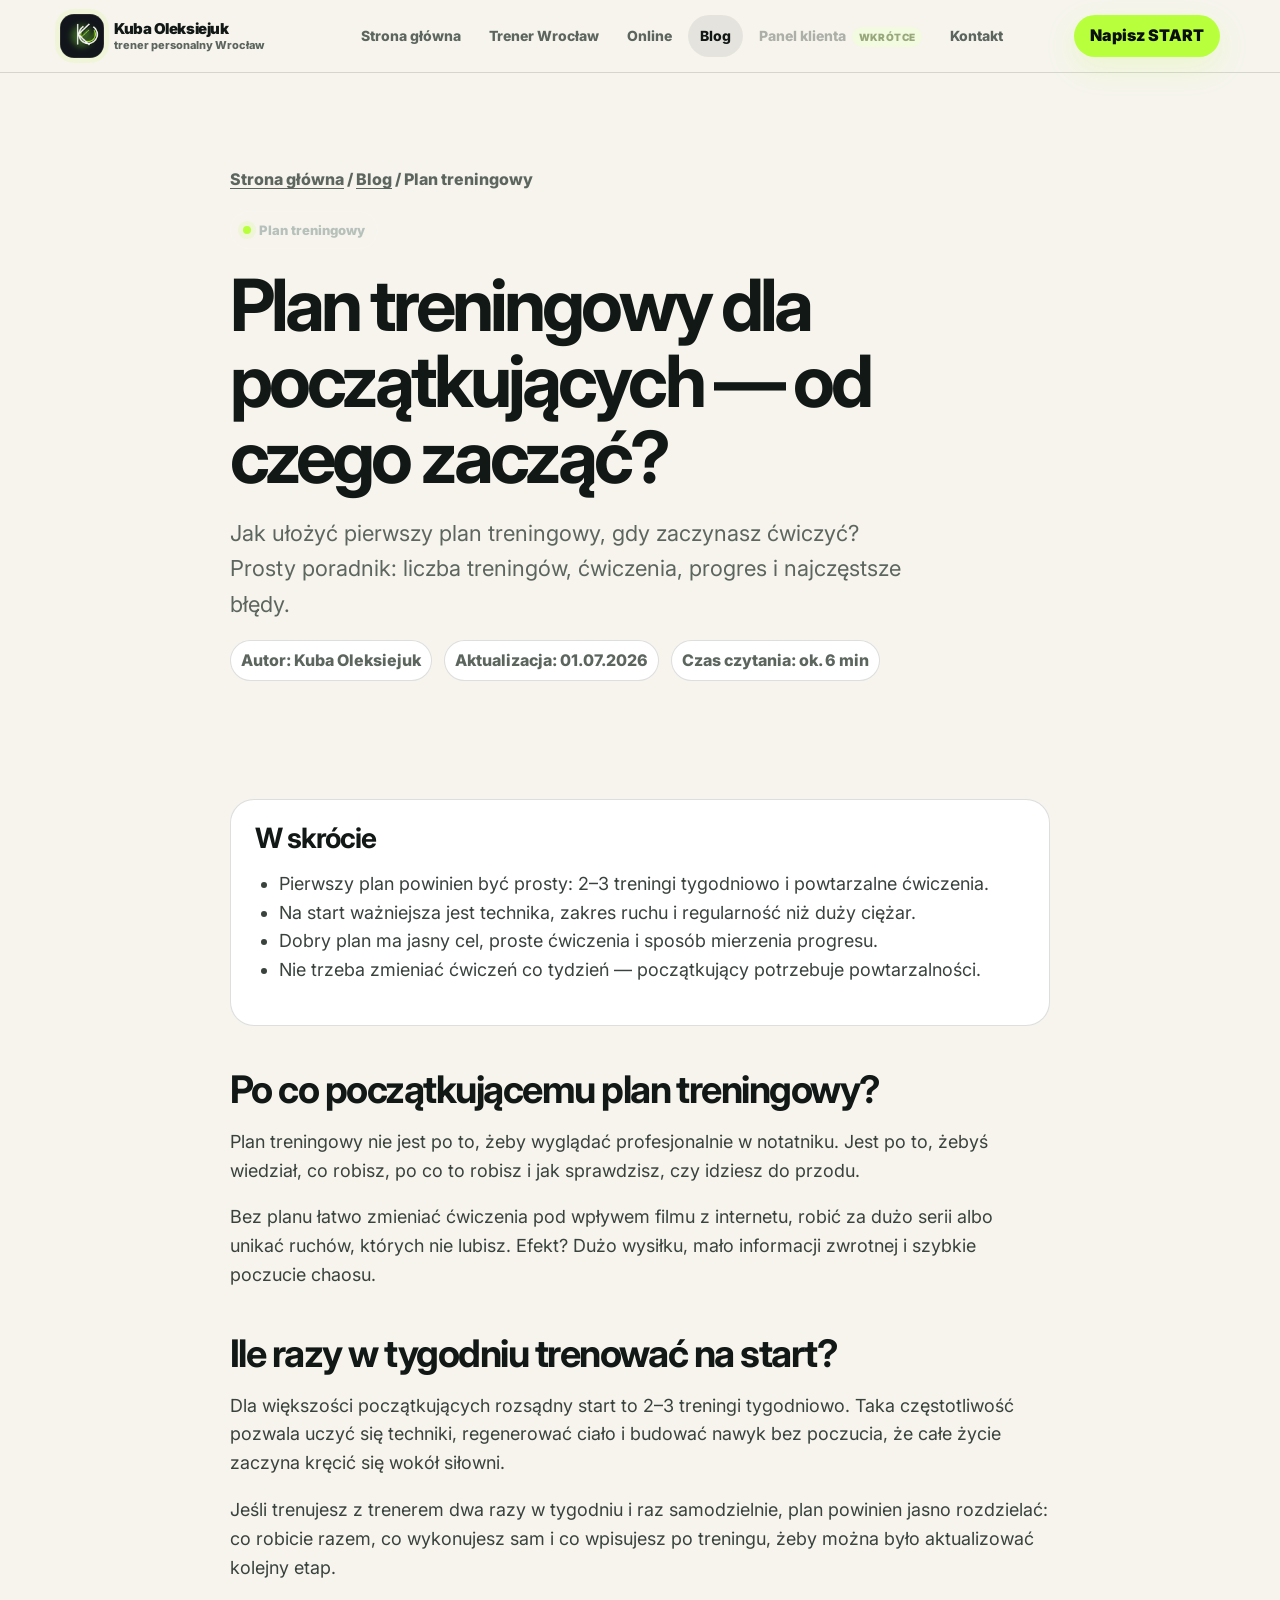
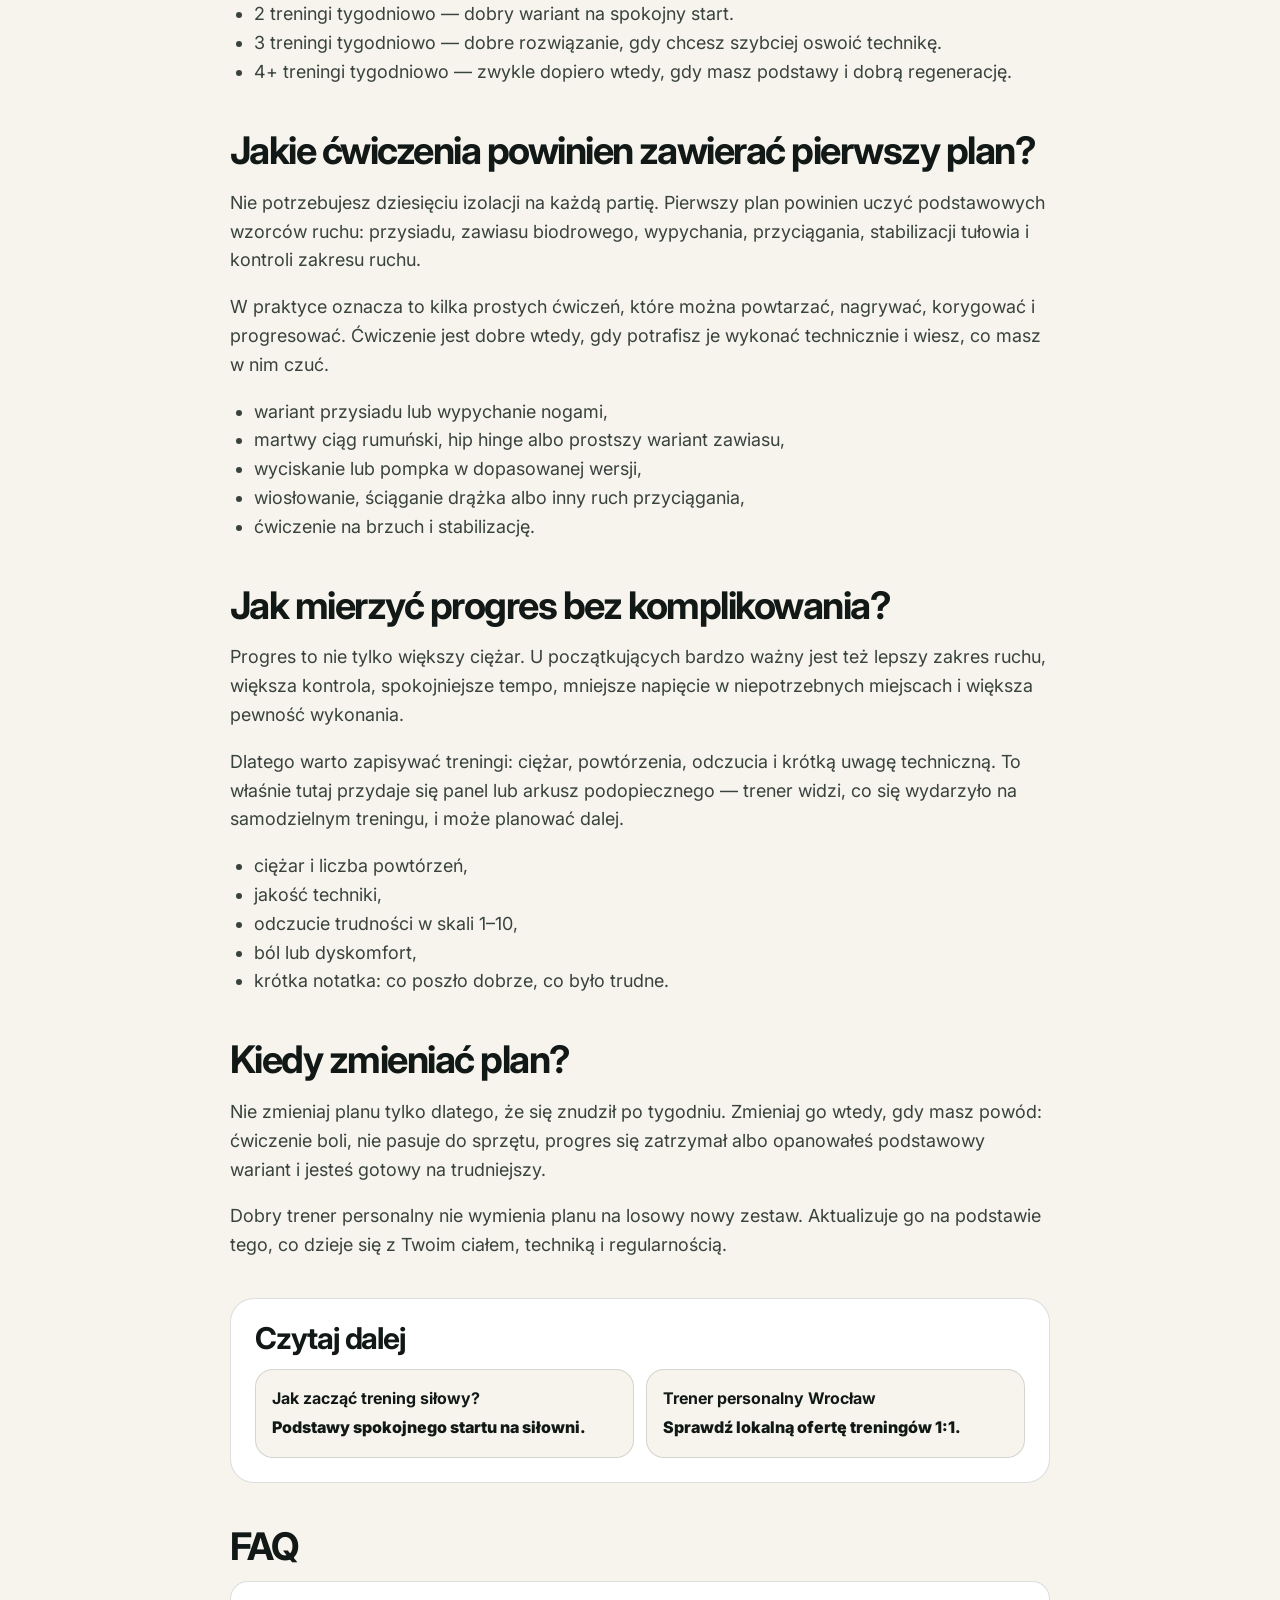
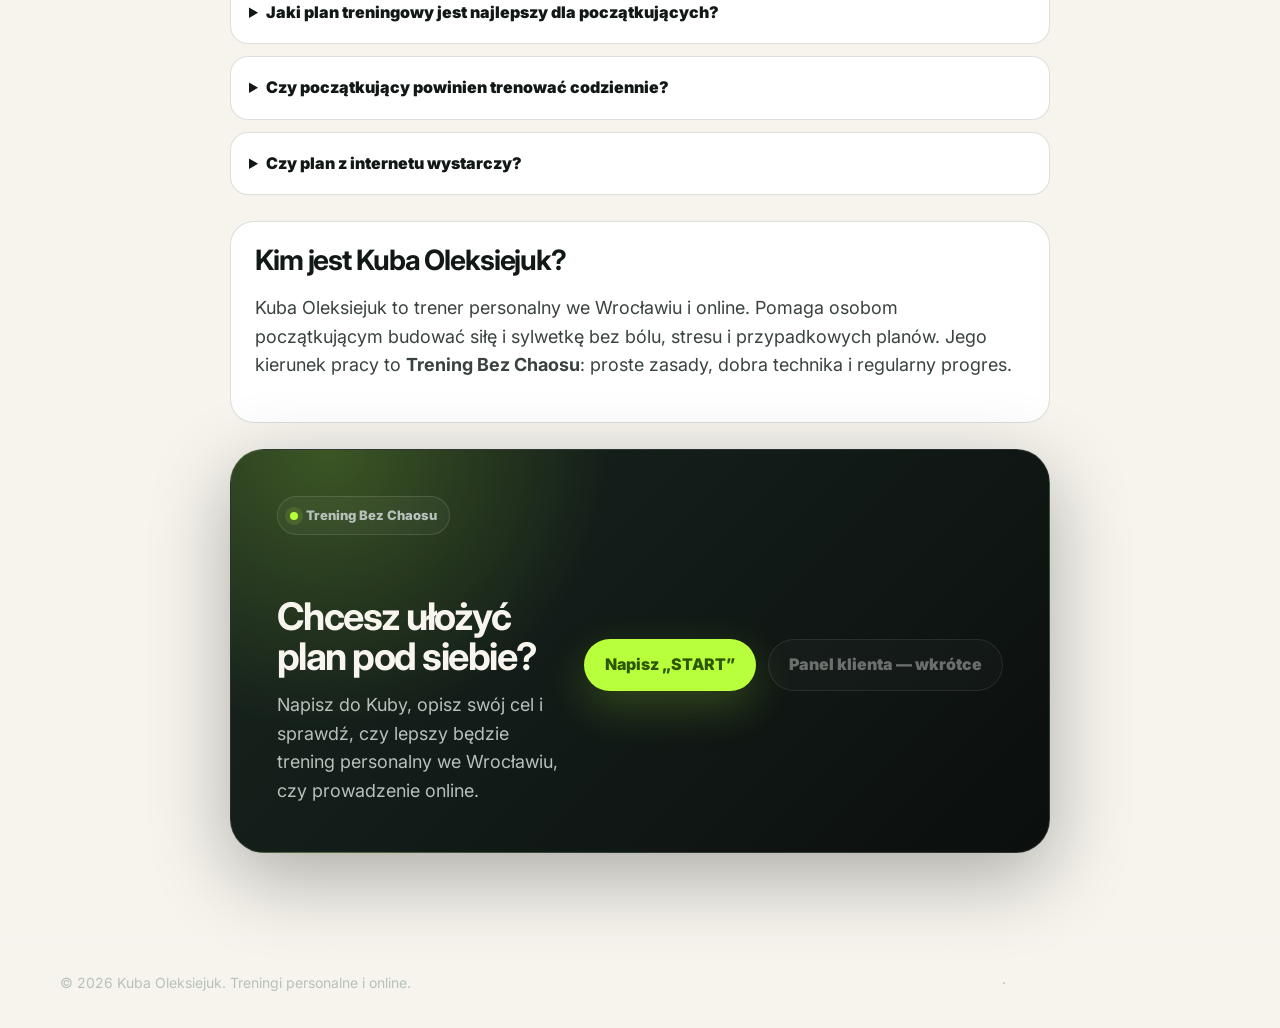
<file: blog/plan-treningowy-dla-poczatkujacych.html>
<!doctype html>
<html lang="pl">
<head>
  <meta charset="utf-8" />
  <meta name="viewport" content="width=device-width, initial-scale=1" />
  <title>Plan treningowy dla początkujących — od czego zacząć?</title>
  <meta name="description" content="Jak ułożyć pierwszy plan treningowy, gdy zaczynasz ćwiczyć? Prosty poradnik: liczba treningów, ćwiczenia, progres i najczęstsze błędy." />
  <link rel="canonical" href="https://kubaoleksiejuk.pl/blog/plan-treningowy-dla-poczatkujacych.html" />
  <meta name="robots" content="index,follow,max-image-preview:large" />
  <meta name="author" content="Kuba Oleksiejuk" />
  <meta property="og:type" content="article" />
  <meta property="og:locale" content="pl_PL" />
  <meta property="og:title" content="Plan treningowy dla początkujących — od czego zacząć?" />
  <meta property="og:description" content="Jak ułożyć pierwszy plan treningowy, gdy zaczynasz ćwiczyć? Prosty poradnik: liczba treningów, ćwiczenia, progres i najczęstsze błędy." />
  <meta property="og:url" content="https://kubaoleksiejuk.pl/blog/plan-treningowy-dla-poczatkujacych.html" />
  <meta property="og:site_name" content="Kuba Oleksiejuk — trener personalny" />
  <meta property="og:image" content="https://kubaoleksiejuk.pl/assets/og-image.jpg" />
  <meta name="twitter:card" content="summary_large_image" />
  <link rel="preconnect" href="https://fonts.googleapis.com" />
  <link rel="preconnect" href="https://fonts.gstatic.com" crossorigin />
  <link rel="preload" as="style" href="https://fonts.googleapis.com/css2?family=Inter:wght@400;500;600;700;800;900;1000&display=swap" />
  <link rel="stylesheet" href="https://fonts.googleapis.com/css2?family=Inter:wght@400;500;600;700;800;900;1000&display=swap" media="print" onload="this.media='all'" />
  <noscript><link rel="stylesheet" href="https://fonts.googleapis.com/css2?family=Inter:wght@400;500;600;700;800;900;1000&display=swap" /></noscript>
  <link rel="icon" type="image/png" href="../assets/kuba_oleksiejuk_emblem.png" />
  <link rel="apple-touch-icon" href="../assets/kuba_oleksiejuk_emblem.png" />
  <link rel="stylesheet" href="../assets/main.css" />
  <script type="application/ld+json">{
  "@context": "https://schema.org",
  "@type": "BlogPosting",
  "mainEntityOfPage": {
    "@type": "WebPage",
    "@id": "https://kubaoleksiejuk.pl/blog/plan-treningowy-dla-poczatkujacych.html"
  },
  "headline": "Plan treningowy dla początkujących — od czego zacząć?",
  "description": "Jak ułożyć pierwszy plan treningowy, gdy zaczynasz ćwiczyć? Prosty poradnik: liczba treningów, ćwiczenia, progres i najczęstsze błędy.",
  "author": {
    "@type": "Person",
    "name": "Kuba Oleksiejuk"
  },
  "publisher": {
    "@type": "Person",
    "name": "Kuba Oleksiejuk"
  },
  "datePublished": "2026-07-01",
  "dateModified": "01.07.2026",
  "inLanguage": "pl-PL"
}</script>
<script type="application/ld+json">{
  "@context": "https://schema.org",
  "@type": "FAQPage",
  "mainEntity": [
    {
      "@type": "Question",
      "name": "Jaki plan treningowy jest najlepszy dla początkujących?",
      "acceptedAnswer": {
        "@type": "Answer",
        "text": "Najczęściej sprawdza się prosty plan full body wykonywany 2–3 razy w tygodniu. Ważne, żeby plan był powtarzalny, możliwy do progresowania i dopasowany do poziomu techniki."
      }
    },
    {
      "@type": "Question",
      "name": "Czy początkujący powinien trenować codziennie?",
      "acceptedAnswer": {
        "@type": "Answer",
        "text": "Zwykle nie. Na start lepiej trenować 2–3 razy tygodniowo i zadbać o technikę oraz regenerację, niż trenować codziennie bez kontroli."
      }
    },
    {
      "@type": "Question",
      "name": "Czy plan z internetu wystarczy?",
      "acceptedAnswer": {
        "@type": "Answer",
        "text": "Może być punktem startu, ale nie widzi Twojej techniki, ograniczeń i reakcji ciała. Jeśli czujesz ból, chaos albo brak postępu, warto skorzystać z pomocy trenera."
      }
    }
  ]
}</script>
</head>
<body class="light">
<div class="site-loader" data-loader aria-hidden="true">
  <div class="site-loader__inner">
    <img src="../assets/kuba_oleksiejuk_emblem.png" alt="" width="96" height="96" />
    <strong>Trening Bez Chaosu</strong>
    <span>plan · technika · progres</span>
    <div class="site-loader__bar"><i></i></div>
  </div>
</div>
<a class="skip" href="#main">Przejdź do treści</a>
<header class="nav">
  <div class="container nav__inner">
    <a class="logo logo--image" href="../index.html" aria-label="Kuba Oleksiejuk — trener personalny Wrocław">
      <img class="logo__asset logo__asset--full" src="../assets/kuba_oleksiejuk_logo_horizontal.png" alt="Kuba Oleksiejuk" width="210" height="58" />
      <span class="logo__mobile">
        <img src="../assets/kuba_oleksiejuk_emblem.png" alt="" width="42" height="42" />
        <span>Kuba Oleksiejuk <small>trener personalny Wrocław</small></span>
      </span>
    </a>
    <nav class="menu" data-menu aria-label="Menu główne">
      <a href="../index.html">Strona główna</a>
      <a href="../trener-personalny-wroclaw.html">Trener Wrocław</a>
      <a href="../prowadzenie-online.html">Online</a>
      <a href="../blog/index.html" aria-current="page">Blog</a>
      <a class="is-disabled" href="../index.html#panel" aria-disabled="true" title="Panel klienta w przygotowaniu">Panel klienta</a>
      <a href="../index.html#kontakt">Kontakt</a>
    </nav>
    <a class="nav__cta" href="https://www.instagram.com/kuba.oleksiejuk/" target="_blank" rel="noopener">Napisz START</a>
    <button class="burger" type="button" data-burger aria-label="Otwórz menu" aria-expanded="false">
      <span></span><span></span><span></span>
    </button>
  </div>
</header>
<main id="main">
  <section class="page-hero">
    <div class="article-container">
      <div class="breadcrumbs"><a href="../index.html">Strona główna</a> / <a href="index.html">Blog</a> / Plan treningowy</div>
      <div class="eyebrow">Plan treningowy</div>
      <h1>Plan treningowy dla początkujących — od czego zacząć?</h1>
      <p class="lead">Jak ułożyć pierwszy plan treningowy, gdy zaczynasz ćwiczyć? Prosty poradnik: liczba treningów, ćwiczenia, progres i najczęstsze błędy.</p>
      <div class="meta-row">
        <span class="meta-pill">Autor: Kuba Oleksiejuk</span>
        <span class="meta-pill">Aktualizacja: 01.07.2026</span>
        <span class="meta-pill">Czas czytania: ok. 6 min</span>
      </div>
    </div>
  </section>

  <article class="article">
    <div class="article-container">
      <div class="summary-box">
        <h2>W skrócie</h2>
        <ul>
          <li>Pierwszy plan powinien być prosty: 2–3 treningi tygodniowo i powtarzalne ćwiczenia.</li>
          <li>Na start ważniejsza jest technika, zakres ruchu i regularność niż duży ciężar.</li>
          <li>Dobry plan ma jasny cel, proste ćwiczenia i sposób mierzenia progresu.</li>
          <li>Nie trzeba zmieniać ćwiczeń co tydzień — początkujący potrzebuje powtarzalności.</li>
        </ul>
      </div>

      <h2>Po co początkującemu plan treningowy?</h2>
      <p>Plan treningowy nie jest po to, żeby wyglądać profesjonalnie w notatniku. Jest po to, żebyś wiedział, co robisz, po co to robisz i jak sprawdzisz, czy idziesz do przodu.</p>
      <p>Bez planu łatwo zmieniać ćwiczenia pod wpływem filmu z internetu, robić za dużo serii albo unikać ruchów, których nie lubisz. Efekt? Dużo wysiłku, mało informacji zwrotnej i szybkie poczucie chaosu.</p>
      <h2>Ile razy w tygodniu trenować na start?</h2>
      <p>Dla większości początkujących rozsądny start to 2–3 treningi tygodniowo. Taka częstotliwość pozwala uczyć się techniki, regenerować ciało i budować nawyk bez poczucia, że całe życie zaczyna kręcić się wokół siłowni.</p>
      <p>Jeśli trenujesz z trenerem dwa razy w tygodniu i raz samodzielnie, plan powinien jasno rozdzielać: co robicie razem, co wykonujesz sam i co wpisujesz po treningu, żeby można było aktualizować kolejny etap.</p>
      <ul>
        <li>2 treningi tygodniowo — dobry wariant na spokojny start.</li>
        <li>3 treningi tygodniowo — dobre rozwiązanie, gdy chcesz szybciej oswoić technikę.</li>
        <li>4+ treningi tygodniowo — zwykle dopiero wtedy, gdy masz podstawy i dobrą regenerację.</li>
      </ul>
      <h2>Jakie ćwiczenia powinien zawierać pierwszy plan?</h2>
      <p>Nie potrzebujesz dziesięciu izolacji na każdą partię. Pierwszy plan powinien uczyć podstawowych wzorców ruchu: przysiadu, zawiasu biodrowego, wypychania, przyciągania, stabilizacji tułowia i kontroli zakresu ruchu.</p>
      <p>W praktyce oznacza to kilka prostych ćwiczeń, które można powtarzać, nagrywać, korygować i progresować. Ćwiczenie jest dobre wtedy, gdy potrafisz je wykonać technicznie i wiesz, co masz w nim czuć.</p>
      <ul>
        <li>wariant przysiadu lub wypychanie nogami,</li>
        <li>martwy ciąg rumuński, hip hinge albo prostszy wariant zawiasu,</li>
        <li>wyciskanie lub pompka w dopasowanej wersji,</li>
        <li>wiosłowanie, ściąganie drążka albo inny ruch przyciągania,</li>
        <li>ćwiczenie na brzuch i stabilizację.</li>
      </ul>
      <h2>Jak mierzyć progres bez komplikowania?</h2>
      <p>Progres to nie tylko większy ciężar. U początkujących bardzo ważny jest też lepszy zakres ruchu, większa kontrola, spokojniejsze tempo, mniejsze napięcie w niepotrzebnych miejscach i większa pewność wykonania.</p>
      <p>Dlatego warto zapisywać treningi: ciężar, powtórzenia, odczucia i krótką uwagę techniczną. To właśnie tutaj przydaje się panel lub arkusz podopiecznego — trener widzi, co się wydarzyło na samodzielnym treningu, i może planować dalej.</p>
      <ul>
        <li>ciężar i liczba powtórzeń,</li>
        <li>jakość techniki,</li>
        <li>odczucie trudności w skali 1–10,</li>
        <li>ból lub dyskomfort,</li>
        <li>krótka notatka: co poszło dobrze, co było trudne.</li>
      </ul>
      <h2>Kiedy zmieniać plan?</h2>
      <p>Nie zmieniaj planu tylko dlatego, że się znudził po tygodniu. Zmieniaj go wtedy, gdy masz powód: ćwiczenie boli, nie pasuje do sprzętu, progres się zatrzymał albo opanowałeś podstawowy wariant i jesteś gotowy na trudniejszy.</p>
      <p>Dobry trener personalny nie wymienia planu na losowy nowy zestaw. Aktualizuje go na podstawie tego, co dzieje się z Twoim ciałem, techniką i regularnością.</p>


      <div class="read-next">
        <h2>Czytaj dalej</h2>
        <div class="read-next__grid">
          <a href="jak-zaczac-trening-silowy.html"><strong>Jak zacząć trening siłowy?</strong><span>Podstawy spokojnego startu na siłowni.</span></a>
          <a href="../trener-personalny-wroclaw.html"><strong>Trener personalny Wrocław</strong><span>Sprawdź lokalną ofertę treningów 1:1.</span></a>
        </div>
      </div>

      <h2>FAQ</h2>
      <div class="faq">
        <details>
          <summary>Jaki plan treningowy jest najlepszy dla początkujących?</summary>
          <p>Najczęściej sprawdza się prosty plan full body wykonywany 2–3 razy w tygodniu. Ważne, żeby plan był powtarzalny, możliwy do progresowania i dopasowany do poziomu techniki.</p>
        </details>
        <details>
          <summary>Czy początkujący powinien trenować codziennie?</summary>
          <p>Zwykle nie. Na start lepiej trenować 2–3 razy tygodniowo i zadbać o technikę oraz regenerację, niż trenować codziennie bez kontroli.</p>
        </details>
        <details>
          <summary>Czy plan z internetu wystarczy?</summary>
          <p>Może być punktem startu, ale nie widzi Twojej techniki, ograniczeń i reakcji ciała. Jeśli czujesz ból, chaos albo brak postępu, warto skorzystać z pomocy trenera.</p>
        </details>
      </div>

      <div class="summary-box">
        <h2>Kim jest Kuba Oleksiejuk?</h2>
        <p>Kuba Oleksiejuk to trener personalny we Wrocławiu i online. Pomaga osobom początkującym budować siłę i sylwetkę bez bólu, stresu i przypadkowych planów. Jego kierunek pracy to <strong>Trening Bez Chaosu</strong>: proste zasady, dobra technika i regularny progres.</p>
      </div>

      <div class="cta-band">
        <div>
          <div class="eyebrow">Trening Bez Chaosu</div>
          <h2>Chcesz ułożyć plan pod siebie?</h2>
          <p>Napisz do Kuby, opisz swój cel i sprawdź, czy lepszy będzie trening personalny we Wrocławiu, czy prowadzenie online.</p>
        </div>
        <div class="actions">
          <a class="btn btn--primary" href="https://www.instagram.com/kuba.oleksiejuk/" target="_blank" rel="noopener">Napisz „START”</a>
          <button class="btn btn--secondary btn--disabled" type="button" disabled>Panel klienta — wkrótce</button>
        </div>
      </div>
    </div>
  </article>
</main>
<footer class="footer">
  <div class="container footer__inner">
    <div>© <span data-year></span> Kuba Oleksiejuk. Treningi personalne i online.</div>
    <div>
      <a href="https://www.instagram.com/kuba.oleksiejuk/" target="_blank" rel="noopener">Instagram</a>
      &nbsp;·&nbsp;
      <a href="mailto:kuba.personalny@gmail.com">kuba.personalny@gmail.com</a>
    </div>
  </div>
</footer>
<script src="../assets/main.js"></script>
</body>
</html>
</file>
<file: assets/main.css>
/* Kuba Oleksiejuk — starter strony SEO + blog
   Kolory i układ inspirowane stronami trenerów/coachów premium:
   mocny hero, szybkie CTA, sekcje z dowodami zaufania, blog edukacyjny.
*/

:root {
  --bg: #0B0F0E;
  --bg-2: #111816;
  --card: #151E1B;
  --card-2: #F6F4ED;
  --text: #F7F5EE;
  --text-dark: #111816;
  --muted: #B7C1BB;
  --muted-dark: #5C665F;
  --line: rgba(255,255,255,.12);
  --line-dark: rgba(17,24,22,.14);
  --accent: #B8FF3C;
  --accent-2: #7CE88A;
  --orange: #FFB86B;
  --white: #FFFFFF;
  --radius: 24px;
  --radius-sm: 14px;
  --shadow: 0 24px 80px rgba(0,0,0,.30);
  --max: 1160px;
  --article: 820px;
}

* { box-sizing: border-box; }
html { scroll-behavior: smooth; }
body {
  margin: 0;
  font-family: Inter, ui-sans-serif, system-ui, -apple-system, BlinkMacSystemFont, "Segoe UI", sans-serif;
  color: var(--text);
  background: var(--bg);
  line-height: 1.6;
  -webkit-font-smoothing: antialiased;
  text-rendering: optimizeLegibility;
}
body.light { background: #F6F4ED; color: var(--text-dark); }
a { color: inherit; text-decoration: none; }
img { max-width: 100%; height: auto; }
button, input, textarea, select { font: inherit; }
::selection { background: var(--accent); color: #0B0F0E; }

.container { width: min(var(--max), calc(100% - 40px)); margin-inline: auto; }
.article-container { width: min(var(--article), calc(100% - 40px)); margin-inline: auto; }

.skip {
  position: absolute; left: -999px; top: 12px; z-index: 9999;
  padding: 10px 14px; border-radius: 12px; background: var(--accent); color: #111;
  font-weight: 900;
}
.skip:focus { left: 12px; }

.nav {
  position: sticky; top: 0; z-index: 100;
  background: rgba(11,15,14,.82);
  backdrop-filter: blur(18px);
  border-bottom: 1px solid var(--line);
}
.light .nav { background: rgba(246,244,237,.86); border-bottom: 1px solid var(--line-dark); }
.nav__inner {
  min-height: 74px;
  display: flex; align-items: center; justify-content: space-between; gap: 24px;
}
.logo { display: inline-flex; align-items: center; gap: 12px; font-weight: 900; letter-spacing: -.03em; }
.logo__mark {
  width: 40px; height: 40px; border-radius: 14px; display: grid; place-items: center;
  color: #0B0F0E; background: linear-gradient(135deg, var(--accent), var(--accent-2));
  font-weight: 1000;
  box-shadow: 0 0 0 5px rgba(184,255,60,.12);
}
.logo__text small { display: block; font-weight: 700; color: var(--muted); letter-spacing: 0; font-size: 12px; margin-top: -4px; }
.light .logo__text small { color: var(--muted-dark); }
.menu { display: flex; align-items: center; gap: 4px; }
.menu a {
  padding: 10px 12px; border-radius: 999px;
  color: var(--muted); font-weight: 800; font-size: 14px;
}
.menu a:hover, .menu a[aria-current="page"] { color: var(--text); background: rgba(255,255,255,.07); }
.light .menu a { color: var(--muted-dark); }
.light .menu a:hover, .light .menu a[aria-current="page"] { color: var(--text-dark); background: rgba(17,24,22,.07); }
.nav__cta {
  display: inline-flex; align-items: center; justify-content: center;
  min-height: 42px; padding: 0 16px; border-radius: 999px;
  background: var(--accent); color: #0B0F0E; font-weight: 950;
  box-shadow: 0 10px 30px rgba(184,255,60,.18);
}
.burger {
  display: none; border: 0; background: transparent; color: inherit; width: 44px; height: 44px;
  border-radius: 12px; cursor: pointer;
}
.burger span { display: block; height: 2px; background: currentColor; margin: 6px 9px; border-radius: 2px; }

.hero {
  position: relative;
  padding: 92px 0 54px;
  overflow: hidden;
}
.hero:before {
  content: "";
  position: absolute; inset: -160px -80px auto auto; width: 560px; height: 560px;
  background: radial-gradient(circle, rgba(184,255,60,.22), transparent 62%);
  pointer-events: none;
}
.hero:after {
  content: "";
  position: absolute; left: -160px; bottom: -240px; width: 520px; height: 520px;
  background: radial-gradient(circle, rgba(124,232,138,.18), transparent 64%);
  pointer-events: none;
}
.hero__grid { position: relative; z-index: 1; display: grid; grid-template-columns: 1.05fr .95fr; gap: 54px; align-items: center; }
.eyebrow {
  display: inline-flex; align-items: center; gap: 8px;
  padding: 8px 12px; border: 1px solid var(--line); border-radius: 999px;
  color: var(--muted); font-size: 13px; font-weight: 850; margin-bottom: 18px;
}
.eyebrow:before { content: ""; width: 8px; height: 8px; background: var(--accent); border-radius: 99px; box-shadow: 0 0 0 5px rgba(184,255,60,.12); }
h1, h2, h3 { line-height: 1.05; letter-spacing: -.055em; margin: 0; }
h1 { font-size: clamp(43px, 7vw, 84px); max-width: 900px; }
h2 { font-size: clamp(32px, 4.5vw, 56px); }
h3 { font-size: 24px; letter-spacing: -.035em; }
.lead {
  font-size: clamp(18px, 2vw, 22px);
  color: var(--muted);
  max-width: 690px;
  margin: 22px 0 0;
}
.light .lead { color: var(--muted-dark); }
.hero__actions, .actions { display: flex; flex-wrap: wrap; gap: 12px; align-items: center; margin-top: 28px; }
.btn {
  display: inline-flex; align-items: center; justify-content: center; gap: 10px;
  min-height: 52px; padding: 0 20px; border-radius: 999px; border: 1px solid transparent;
  font-weight: 950; cursor: pointer; transition: transform .18s ease, box-shadow .18s ease, background .18s ease;
}
.btn:hover { transform: translateY(-2px); }
.btn--primary { background: var(--accent); color: #0B0F0E; box-shadow: 0 16px 44px rgba(184,255,60,.20); }
.btn--secondary { border-color: var(--line); color: var(--text); background: rgba(255,255,255,.04); }
.light .btn--secondary { border-color: var(--line-dark); color: var(--text-dark); background: rgba(17,24,22,.03); }
.btn--dark { background: var(--bg); color: var(--text); }
.btn--wide { width: 100%; }
.hero__bullets {
  display: grid; grid-template-columns: repeat(3, minmax(0, 1fr)); gap: 10px; margin-top: 30px;
}
.mini {
  border: 1px solid var(--line); background: rgba(255,255,255,.04); border-radius: 18px;
  padding: 14px; color: var(--muted); font-weight: 750; font-size: 14px;
}
.mini strong { display: block; color: var(--text); font-size: 18px; margin-bottom: 2px; }
.light .mini { border-color: var(--line-dark); color: var(--muted-dark); background: rgba(17,24,22,.03); }
.light .mini strong { color: var(--text-dark); }

.phone-card {
  position: relative;
  min-height: 620px;
  border-radius: 42px;
  background:
    linear-gradient(145deg, rgba(255,255,255,.16), rgba(255,255,255,.03)),
    radial-gradient(circle at 40% 10%, rgba(184,255,60,.18), transparent 35%),
    var(--card);
  border: 1px solid var(--line);
  box-shadow: var(--shadow);
  padding: 22px;
  overflow: hidden;
}
.trainer-placeholder {
  position: absolute; inset: 22px 22px 170px; border-radius: 32px;
  background:
    linear-gradient(180deg, rgba(0,0,0,.08), rgba(0,0,0,.60)),
    radial-gradient(circle at 52% 30%, rgba(246,244,237,.18), transparent 35%),
    linear-gradient(135deg, #26362F, #080B0A);
  display: flex; align-items: flex-end; padding: 22px;
}
.trainer-placeholder:before {
  content: "TU WSTAWIAMY ZDJĘCIE KUBY";
  position: absolute; inset: auto 22px 88px;
  color: rgba(255,255,255,.72); font-weight: 900; letter-spacing: .06em; font-size: 12px;
}
.trainer-placeholder__shape {
  width: 220px; height: 300px; margin: auto auto 0;
  border-radius: 90px 90px 26px 26px;
  background: linear-gradient(180deg, rgba(184,255,60,.88), rgba(124,232,138,.72));
  filter: drop-shadow(0 22px 44px rgba(0,0,0,.35));
  opacity: .72;
}
.result-card {
  position: absolute; left: 42px; right: 42px; bottom: 38px;
  border-radius: 26px; background: rgba(246,244,237,.96); color: var(--text-dark);
  padding: 20px; box-shadow: 0 24px 64px rgba(0,0,0,.28);
}
.result-card__top { display: flex; justify-content: space-between; align-items: center; gap: 12px; margin-bottom: 14px; }
.badge {
  display: inline-flex; align-items: center; gap: 8px; padding: 7px 10px;
  border-radius: 999px; background: #E7FDD3; color: #18310E; font-weight: 950; font-size: 12px;
}
.bar { height: 10px; background: #DFDDD5; border-radius: 99px; overflow: hidden; margin: 11px 0; }
.bar span { display: block; height: 100%; width: var(--w, 70%); background: linear-gradient(90deg, var(--accent), var(--accent-2)); border-radius: inherit; }
.result-card p { margin: 8px 0 0; color: var(--muted-dark); font-size: 14px; }

.section { padding: 84px 0; }
.section--cream { background: var(--card-2); color: var(--text-dark); }
.section--cream .eyebrow, .section--cream .mini { border-color: var(--line-dark); color: var(--muted-dark); background: rgba(17,24,22,.03); }
.section--cream .lead, .section--cream p { color: var(--muted-dark); }
.section__head { display: flex; align-items: end; justify-content: space-between; gap: 28px; margin-bottom: 34px; }
.section__head p { max-width: 540px; margin: 12px 0 0; color: var(--muted); }
.section--cream .section__head p { color: var(--muted-dark); }

.grid-3 { display: grid; grid-template-columns: repeat(3, minmax(0,1fr)); gap: 18px; }
.grid-2 { display: grid; grid-template-columns: repeat(2, minmax(0,1fr)); gap: 22px; }
.card {
  border: 1px solid var(--line); background: rgba(255,255,255,.045);
  border-radius: var(--radius); padding: 26px; box-shadow: 0 12px 34px rgba(0,0,0,.08);
}
.section--cream .card, .light .card {
  background: #fff; border-color: var(--line-dark); color: var(--text-dark);
}
.card p { color: var(--muted); margin: 12px 0 0; }
.section--cream .card p, .light .card p { color: var(--muted-dark); }
.card__icon {
  width: 46px; height: 46px; border-radius: 16px;
  display: grid; place-items: center; margin-bottom: 18px;
  background: rgba(184,255,60,.13); color: var(--accent); font-size: 22px; font-weight: 950;
}
.section--cream .card__icon, .light .card__icon { color: #335800; background: #ECFFD2; }

.list { display: grid; gap: 12px; padding: 0; margin: 20px 0 0; list-style: none; }
.list li {
  position: relative; padding-left: 30px; color: var(--muted);
}
.section--cream .list li, .light .list li { color: var(--muted-dark); }
.list li:before {
  content: "✓"; position: absolute; left: 0; top: 0; width: 21px; height: 21px;
  border-radius: 99px; display: grid; place-items: center;
  background: var(--accent); color: #0B0F0E; font-weight: 1000; font-size: 13px;
}

.offer {
  display: grid;
  grid-template-columns: .88fr 1.12fr;
  gap: 22px;
  align-items: stretch;
}
.offer__side {
  position: sticky; top: 98px; align-self: start;
  border-radius: var(--radius); padding: 30px;
  background: linear-gradient(135deg, #1E3028, #111816);
  border: 1px solid var(--line);
}
.offer__side p { color: var(--muted); }
.offer-card {
  display: grid; grid-template-columns: 1fr auto; gap: 24px; align-items: center;
  padding: 26px; border: 1px solid var(--line); border-radius: var(--radius);
  background: rgba(255,255,255,.045); margin-bottom: 14px;
}
.offer-card p { margin: 10px 0 0; color: var(--muted); }
.price { text-align: right; color: var(--accent); font-weight: 1000; white-space: nowrap; }
.price small { display: block; color: var(--muted); font-weight: 800; font-size: 12px; margin-top: 4px; }

.steps { counter-reset: step; display: grid; gap: 16px; }
.step {
  counter-increment: step;
  display: grid; grid-template-columns: 58px 1fr; gap: 18px; align-items: start;
  border: 1px solid var(--line-dark); background: #fff; color: var(--text-dark);
  border-radius: var(--radius); padding: 22px;
}
.step:before {
  content: counter(step, decimal-leading-zero);
  width: 58px; height: 58px; border-radius: 18px; display: grid; place-items: center;
  background: var(--text-dark); color: var(--accent); font-weight: 1000;
}
.step p { margin: 8px 0 0; color: var(--muted-dark); }

.about {
  display: grid; grid-template-columns: .9fr 1.1fr; gap: 36px; align-items: center;
}
.about__photo {
  min-height: 520px; border-radius: 36px; border: 1px solid var(--line);
  background:
    linear-gradient(180deg, rgba(0,0,0,.00), rgba(0,0,0,.62)),
    radial-gradient(circle at center 28%, rgba(184,255,60,.19), transparent 35%),
    linear-gradient(135deg, #24382E, #090D0B);
  position: relative; overflow: hidden;
}
.about__photo:after {
  content: "ZDJĘCIE / TRENING / SIŁOWNIA";
  position: absolute; left: 24px; bottom: 24px;
  color: rgba(255,255,255,.70); font-weight: 950; letter-spacing: .05em; font-size: 12px;
}
.quote {
  border-left: 4px solid var(--accent);
  padding: 6px 0 6px 18px; margin: 22px 0;
  color: var(--muted); font-size: 19px;
}
.testimonials { display: grid; grid-template-columns: repeat(3, minmax(0,1fr)); gap: 18px; }
.stars { color: var(--accent); letter-spacing: 2px; font-size: 18px; }
.person { display: flex; align-items: center; gap: 10px; margin-top: 18px; font-weight: 900; }
.avatar { width: 38px; height: 38px; border-radius: 99px; background: linear-gradient(135deg, var(--accent), var(--accent-2)); color: #111; display: grid; place-items: center; font-weight: 1000; }

.blog-grid { display: grid; grid-template-columns: repeat(3, minmax(0,1fr)); gap: 18px; }
.post {
  display: flex; flex-direction: column; min-height: 100%;
  border-radius: var(--radius); overflow: hidden; border: 1px solid var(--line-dark);
  background: #fff; color: var(--text-dark);
}
.post__thumb {
  min-height: 160px; background:
    radial-gradient(circle at 30% 20%, rgba(184,255,60,.45), transparent 28%),
    linear-gradient(135deg, #16221E, #395245);
}
.post__body { padding: 22px; display: flex; flex-direction: column; flex: 1; }
.kicker { color: #426000; font-weight: 950; font-size: 12px; text-transform: uppercase; letter-spacing: .08em; }
.post h3 { margin-top: 8px; }
.post p { color: var(--muted-dark); margin: 12px 0 18px; }
.post__link { margin-top: auto; color: #1E3A16; font-weight: 950; }

.faq { display: grid; gap: 12px; }
.faq details {
  border: 1px solid var(--line); border-radius: 18px;
  background: rgba(255,255,255,.045); padding: 0 18px;
}
.section--cream .faq details, .light .faq details { border-color: var(--line-dark); background: #fff; color: var(--text-dark); }
.faq summary {
  cursor: pointer; font-weight: 950; padding: 18px 0;
}
.faq p { margin: 0 0 18px; color: var(--muted); }
.section--cream .faq p, .light .faq p { color: var(--muted-dark); }

.cta-band {
  border-radius: 34px; padding: 46px;
  display: grid; grid-template-columns: 1fr auto; align-items: center; gap: 26px;
  background:
    radial-gradient(circle at 12% 0%, rgba(184,255,60,.23), transparent 34%),
    linear-gradient(135deg, #18251F, #0B0F0E);
  border: 1px solid var(--line);
  box-shadow: var(--shadow);
}
.cta-band p { color: var(--muted); margin: 12px 0 0; max-width: 650px; }

.form-card {
  border-radius: var(--radius); border: 1px solid var(--line);
  background: rgba(255,255,255,.045); padding: 24px;
}
.field { display: grid; gap: 7px; margin-bottom: 14px; }
.field label { font-weight: 900; color: var(--muted); font-size: 13px; }
.field input, .field textarea, .field select {
  width: 100%; border: 1px solid var(--line); background: rgba(255,255,255,.06);
  color: var(--text); border-radius: 14px; padding: 13px 14px; outline: none;
}
.field textarea { min-height: 120px; resize: vertical; }
.field input:focus, .field textarea:focus, .field select:focus {
  border-color: rgba(184,255,60,.72); box-shadow: 0 0 0 4px rgba(184,255,60,.10);
}
.form-note { color: var(--muted); font-size: 13px; margin: 12px 0 0; }

.footer {
  border-top: 1px solid var(--line);
  padding: 34px 0; color: var(--muted); font-size: 14px;
}
.footer__inner { display: flex; justify-content: space-between; align-items: center; gap: 20px; flex-wrap: wrap; }
.footer a { font-weight: 900; color: var(--text); }

.page-hero { padding: 80px 0 44px; }
.page-hero h1 { font-size: clamp(40px, 6vw, 72px); }
.breadcrumbs { color: var(--muted-dark); font-weight: 800; margin-bottom: 18px; }
.breadcrumbs a { text-decoration: underline; text-underline-offset: 3px; }

.article {
  padding: 34px 0 84px;
  background: #F6F4ED; color: var(--text-dark);
}
.article h2 { font-size: 38px; margin: 44px 0 14px; letter-spacing: -.04em; }
.article h3 { margin: 30px 0 10px; }
.article p, .article li { color: #39423D; font-size: 18px; }
.article a { color: #2C5700; font-weight: 850; text-decoration: underline; text-underline-offset: 3px; }
.article ul, .article ol { padding-left: 24px; }
.summary-box {
  border-radius: 24px; padding: 24px; background: #fff; border: 1px solid var(--line-dark);
  margin: 26px 0;
}
.summary-box h2 { margin-top: 0; font-size: 28px; }
.meta-row { display: flex; gap: 12px; flex-wrap: wrap; color: var(--muted-dark); font-weight: 800; margin-top: 18px; }
.meta-pill { border: 1px solid var(--line-dark); border-radius: 999px; padding: 7px 10px; background: #fff; }

@media (max-width: 960px) {
  .hero__grid, .offer, .about, .grid-2 { grid-template-columns: 1fr; }
  .phone-card { min-height: 560px; }
  .offer__side { position: static; }
  .grid-3, .blog-grid, .testimonials { grid-template-columns: 1fr 1fr; }
  .cta-band { grid-template-columns: 1fr; }
}
@media (max-width: 760px) {
  .container, .article-container { width: min(100% - 28px, var(--max)); }
  .nav__cta { display: none; }
  .burger { display: inline-block; }
  .menu {
    position: fixed; inset: 74px 14px auto 14px;
    display: none; flex-direction: column; align-items: stretch; padding: 14px;
    background: rgba(11,15,14,.98); border: 1px solid var(--line); border-radius: 18px;
    box-shadow: var(--shadow);
  }
  .menu.is-open { display: flex; }
  .menu a { padding: 14px; }
  .light .menu { background: #fff; border-color: var(--line-dark); }
  .hero { padding-top: 56px; }
  .hero__bullets, .grid-3, .blog-grid, .testimonials { grid-template-columns: 1fr; }
  .offer-card { grid-template-columns: 1fr; }
  .price { text-align: left; }
  .step { grid-template-columns: 1fr; }
  .cta-band { padding: 28px; border-radius: 24px; }
}


/* Aktualizacja brandingu: realne logo, zdjęcie Kuby i wygaszony panel klienta */
.logo--image { gap: 10px; min-width: 210px; }
.logo__asset {
  display: block;
  object-fit: contain;
}
.logo__asset--full {
  width: 210px;
  height: 58px;
  object-position: left center;
}
.logo__mobile {
  display: none;
  align-items: center;
  gap: 10px;
}
.logo__mobile img {
  width: 42px;
  height: 42px;
  border-radius: 14px;
  box-shadow: 0 0 0 5px rgba(184,255,60,.10);
}
.logo__mobile span {
  font-weight: 950;
  letter-spacing: -.03em;
  line-height: 1.05;
}
.logo__mobile small {
  display: block;
  color: var(--muted);
  font-size: 11px;
  font-weight: 800;
  letter-spacing: 0;
  margin-top: 3px;
}
.light .logo__mobile small { color: var(--muted-dark); }

.menu a.is-disabled,
.panel-link.is-disabled {
  opacity: .48;
  cursor: not-allowed;
  position: relative;
}
.menu a.is-disabled:after {
  content: "wkrótce";
  display: inline-flex;
  margin-left: 6px;
  padding: 2px 7px;
  border-radius: 999px;
  background: rgba(184,255,60,.13);
  color: var(--accent);
  font-size: 10px;
  font-weight: 950;
  letter-spacing: .04em;
  text-transform: uppercase;
}
.light .menu a.is-disabled:after { color: #315500; background: #ECFFD2; }

.btn--disabled,
button[disabled].btn {
  opacity: .55;
  cursor: not-allowed;
  filter: grayscale(.2);
  box-shadow: none;
}
.btn--disabled:hover,
button[disabled].btn:hover {
  transform: none;
}

.trainer-photo {
  position: absolute;
  inset: 22px 22px 170px;
  border-radius: 32px;
  overflow: hidden;
  background: #111816;
}
.trainer-photo img {
  width: 100%;
  height: 100%;
  object-fit: cover;
  object-position: center 24%;
  display: block;
}
.trainer-photo:after {
  content: "";
  position: absolute;
  inset: 0;
  background:
    linear-gradient(180deg, rgba(0,0,0,.02), rgba(0,0,0,.48)),
    radial-gradient(circle at 20% 8%, rgba(184,255,60,.18), transparent 28%);
  pointer-events: none;
}
.about__photo {
  margin: 0;
}
.about__photo img {
  width: 100%;
  height: 100%;
  min-height: 520px;
  object-fit: cover;
  object-position: center 20%;
  display: block;
}
.about__photo:after {
  content: "KUBA OLEKSIEJUK · TRENING BEZ CHAOSU";
}
.post__thumb--photo {
  background: #111816;
  overflow: hidden;
}
.post__thumb--photo img {
  width: 100%;
  height: 100%;
  min-height: 160px;
  object-fit: cover;
  object-position: center 26%;
  display: block;
}

.section--panel {
  background:
    radial-gradient(circle at 14% 0%, rgba(184,255,60,.18), transparent 32%),
    linear-gradient(135deg, #101714, #0B0F0E);
  color: var(--text);
}
.panel-card {
  display: grid;
  grid-template-columns: 1.02fr .98fr;
  gap: 28px;
  align-items: center;
  border: 1px solid var(--line);
  background: rgba(255,255,255,.045);
  border-radius: 34px;
  padding: 34px;
  box-shadow: var(--shadow);
}
.panel-card p { color: var(--muted); }
.panel-preview {
  border: 1px solid rgba(255,255,255,.13);
  border-radius: 28px;
  background: rgba(246,244,237,.96);
  color: var(--text-dark);
  padding: 24px;
}
.panel-preview__top {
  display: flex;
  justify-content: space-between;
  align-items: center;
  gap: 12px;
  padding-bottom: 16px;
  border-bottom: 1px solid var(--line-dark);
  margin-bottom: 16px;
}
.panel-row {
  display: grid;
  grid-template-columns: 28px 1fr auto;
  gap: 12px;
  align-items: center;
  padding: 13px 0;
  border-bottom: 1px solid rgba(17,24,22,.09);
}
.panel-row:last-child { border-bottom: 0; }
.panel-row strong { line-height: 1.2; }
.panel-row span { color: var(--muted-dark); font-size: 14px; }
.panel-dot {
  width: 28px;
  height: 28px;
  border-radius: 10px;
  background: #ECFFD2;
  color: #335800;
  display: grid;
  place-items: center;
  font-weight: 1000;
}
.panel-status {
  font-size: 12px;
  font-weight: 950;
  color: #335800;
  background: #ECFFD2;
  border-radius: 999px;
  padding: 5px 8px;
  white-space: nowrap;
}
.panel-note {
  margin-top: 14px;
  font-size: 13px;
  color: var(--muted);
}
.light .panel-note { color: var(--muted-dark); }

.content-clusters {
  display: grid;
  grid-template-columns: repeat(3, minmax(0, 1fr));
  gap: 18px;
}
.cluster-card {
  border: 1px solid var(--line-dark);
  background: #fff;
  color: var(--text-dark);
  border-radius: var(--radius);
  padding: 24px;
}
.cluster-card h3 { font-size: 22px; }
.cluster-card ul { margin: 16px 0 0; padding-left: 20px; color: var(--muted-dark); }
.read-next {
  border-radius: 24px;
  background: #fff;
  border: 1px solid var(--line-dark);
  padding: 24px;
  margin: 38px 0 0;
}
.read-next h2 { margin-top: 0; font-size: 30px; }
.read-next__grid {
  display: grid;
  grid-template-columns: repeat(2, minmax(0,1fr));
  gap: 12px;
}
.read-next__grid a {
  display: block;
  padding: 16px;
  border: 1px solid var(--line-dark);
  border-radius: 18px;
  text-decoration: none;
  color: var(--text-dark);
  background: #F6F4ED;
}
.read-next__grid a strong { display: block; margin-bottom: 4px; }

@media (max-width: 960px) {
  .panel-card, .content-clusters { grid-template-columns: 1fr; }
}
@media (max-width: 760px) {
  .logo__asset--full { display: none; }
  .logo__mobile { display: inline-flex; }
  .logo--image { min-width: 0; }
  .trainer-photo { inset: 18px 18px 178px; }
  .panel-card { padding: 24px; border-radius: 24px; }
  .panel-row { grid-template-columns: 28px 1fr; }
  .panel-status { grid-column: 2; justify-self: start; }
  .read-next__grid { grid-template-columns: 1fr; }
}

.article .btn { text-decoration: none; }
.article .cta-band .eyebrow { color: var(--muted); }

.page-photo {
  margin: 34px 0 0;
  height: min(420px, 48vw);
  min-height: 260px;
  border-radius: 30px;
  overflow: hidden;
  border: 1px solid var(--line-dark);
  box-shadow: 0 22px 60px rgba(0,0,0,.18);
  background: #111816;
}
.page-photo img {
  width: 100%;
  height: 100%;
  object-fit: cover;
  object-position: center 22%;
  display: block;
}


/* Poprawki v3 po podglądzie:
   - header: sygnet + tekst zamiast ciężkiej grafiki poziomej,
   - zdjęcia: lepsze kadrowanie twarzy w szerokich kadrach,
   - CTA na jasnych sekcjach: poprawiony kontrast tekstu.
*/
.logo--image {
  min-width: 230px;
  gap: 10px;
}
.logo__asset--full {
  display: none;
}
.logo__mobile {
  display: inline-flex;
}
.logo__mobile img {
  width: 44px;
  height: 44px;
  border-radius: 14px;
  background: #0B0F0E;
  border: 1px solid rgba(255,255,255,.12);
  box-shadow: 0 0 0 5px rgba(184,255,60,.10);
}
.logo__mobile span {
  color: var(--text);
  font-size: 15px;
}
.light .logo__mobile span {
  color: var(--text-dark);
}
.logo__mobile small {
  color: var(--muted);
}
.light .logo__mobile small {
  color: var(--muted-dark);
}
.nav__inner {
  min-height: 72px;
}
.menu a.is-disabled {
  pointer-events: none;
}
.page-hero {
  padding: 94px 0 58px;
}
.page-photo {
  height: clamp(320px, 38vw, 520px);
}
.page-photo img {
  object-position: center 42%;
}
.trainer-photo img {
  object-position: center 34%;
}
.about__photo img {
  object-position: center 36%;
}
.post__thumb--photo img {
  object-position: center 38%;
}
.section--cream .cta-band,
.light .cta-band {
  color: var(--text);
}
.cta-band h2,
.section--cream .cta-band h2,
.light .cta-band h2 {
  color: var(--text);
}
.cta-band p,
.section--cream .cta-band p,
.light .cta-band p {
  color: var(--muted);
}
.cta-band .eyebrow,
.section--cream .cta-band .eyebrow,
.light .cta-band .eyebrow {
  color: var(--muted);
  border-color: var(--line);
  background: rgba(255,255,255,.04);
}
.cta-band .btn--disabled,
.section--cream .cta-band .btn--disabled {
  color: rgba(247,245,238,.72);
  border-color: rgba(255,255,255,.16);
  background: rgba(255,255,255,.04);
}

@media (max-width: 760px) {
  .logo--image {
    min-width: 0;
  }
  .logo__mobile img {
    width: 42px;
    height: 42px;
  }
  .page-hero {
    padding: 58px 0 44px;
  }
  .page-photo {
    height: 360px;
  }
  .page-photo img {
    object-position: center 40%;
  }
}


/* Poprawki v4:
   - dropdown w formularzu: czytelne czarne opcje,
   - panel: odstępy między nazwą funkcji i opisem,
   - hero/podstrony: brandowy panel z logo zamiast problematycznego kadrowania zdjęcia,
   - loader: krótka animacja wejścia strony na bazie sygnetu KO.
*/

.site-loader {
  position: fixed;
  inset: 0;
  z-index: 9999;
  display: grid;
  place-items: center;
  background:
    radial-gradient(circle at 50% 28%, rgba(184,255,60,.20), transparent 28%),
    linear-gradient(135deg, #0B0F0E, #111816 58%, #16251D);
  color: var(--text);
  transition: opacity .55s ease, visibility .55s ease;
}
.site-loader.is-hidden {
  opacity: 0;
  visibility: hidden;
  pointer-events: none;
}
.site-loader__inner {
  display: grid;
  justify-items: center;
  gap: 9px;
  padding: 28px;
  border-radius: 30px;
  border: 1px solid rgba(255,255,255,.12);
  background: rgba(255,255,255,.045);
  box-shadow: 0 30px 90px rgba(0,0,0,.38);
  animation: loader-pop .72s ease both;
}
.site-loader__inner img {
  width: 86px;
  height: 86px;
  object-fit: contain;
  border-radius: 24px;
  box-shadow: 0 0 0 8px rgba(184,255,60,.08), 0 0 48px rgba(184,255,60,.18);
  animation: loader-pulse 1.35s ease-in-out infinite;
}
.site-loader__inner strong {
  line-height: 1;
  letter-spacing: -.04em;
  font-size: 22px;
}
.site-loader__inner span {
  color: var(--muted);
  font-size: 13px;
  font-weight: 800;
}
.site-loader__bar {
  width: 180px;
  height: 8px;
  border-radius: 999px;
  overflow: hidden;
  background: rgba(255,255,255,.10);
  margin-top: 8px;
}
.site-loader__bar i {
  display: block;
  width: 44%;
  height: 100%;
  border-radius: inherit;
  background: linear-gradient(90deg, var(--accent), var(--accent-2));
  animation: loader-bar 1.05s ease-in-out infinite;
}

@keyframes loader-pop {
  from { opacity: 0; transform: translateY(12px) scale(.96); }
  to { opacity: 1; transform: translateY(0) scale(1); }
}
@keyframes loader-pulse {
  0%, 100% { transform: scale(1); filter: drop-shadow(0 0 0 rgba(184,255,60,0)); }
  50% { transform: scale(1.045); filter: drop-shadow(0 0 18px rgba(184,255,60,.28)); }
}
@keyframes loader-bar {
  0% { transform: translateX(-110%); }
  100% { transform: translateX(250%); }
}

.field select option {
  color: #111816;
  background: #FFFFFF;
}
.field select optgroup {
  color: #111816;
  background: #FFFFFF;
}

.panel-row strong {
  display: block;
  margin-bottom: 4px;
}
.panel-row span {
  display: block;
  line-height: 1.45;
}
.panel-preview {
  overflow: hidden;
}
.section--panel .btn--secondary {
  color: var(--text);
  border-color: rgba(255,255,255,.16);
  background: rgba(255,255,255,.045);
}
.section--panel .btn--secondary:hover {
  background: rgba(255,255,255,.075);
}
.section--panel .btn--disabled {
  color: rgba(11,15,14,.72);
}

.brand-hero-logo {
  position: absolute;
  inset: 22px 22px 170px;
  border-radius: 32px;
  overflow: hidden;
  display: grid;
  place-items: center;
  background:
    radial-gradient(circle at 50% 35%, rgba(184,255,60,.18), transparent 34%),
    radial-gradient(circle at 12% 14%, rgba(255,255,255,.12), transparent 26%),
    linear-gradient(145deg, #18251F, #080B0A);
}
.brand-hero-logo:before {
  content: "";
  position: absolute;
  inset: 18px;
  border-radius: 26px;
  border: 1px solid rgba(255,255,255,.08);
  background:
    linear-gradient(rgba(255,255,255,.035) 1px, transparent 1px),
    linear-gradient(90deg, rgba(255,255,255,.035) 1px, transparent 1px);
  background-size: 34px 34px;
  mask-image: radial-gradient(circle, #000 20%, transparent 70%);
}
.brand-hero-logo img {
  position: relative;
  z-index: 2;
  width: min(78%, 360px);
  max-height: 88%;
  object-fit: contain;
  filter: drop-shadow(0 22px 44px rgba(0,0,0,.35));
  animation: brand-float 5.2s ease-in-out infinite;
}
.brand-orbit {
  position: absolute;
  border: 1px solid rgba(184,255,60,.20);
  border-radius: 999px;
  z-index: 1;
  pointer-events: none;
}
.brand-orbit--one {
  width: 72%;
  aspect-ratio: 1;
  animation: brand-spin 16s linear infinite;
}
.brand-orbit--two {
  width: 52%;
  aspect-ratio: 1;
  border-color: rgba(255,255,255,.10);
  animation: brand-spin 22s linear infinite reverse;
}
.brand-orbit:before {
  content: "";
  position: absolute;
  top: -5px;
  left: 50%;
  width: 10px;
  height: 10px;
  border-radius: 999px;
  background: var(--accent);
  box-shadow: 0 0 22px rgba(184,255,60,.70);
}
@keyframes brand-float {
  0%, 100% { transform: translateY(0); }
  50% { transform: translateY(-9px); }
}
@keyframes brand-spin {
  to { transform: rotate(360deg); }
}

.page-photo--logo {
  position: relative;
  display: grid;
  place-items: center;
  height: clamp(300px, 34vw, 440px);
  background:
    radial-gradient(circle at 50% 42%, rgba(184,255,60,.20), transparent 34%),
    radial-gradient(circle at 12% 16%, rgba(255,255,255,.12), transparent 28%),
    linear-gradient(145deg, #18251F, #080B0A);
}
.page-photo--logo:before {
  content: "";
  position: absolute;
  inset: 22px;
  border-radius: 24px;
  border: 1px solid rgba(255,255,255,.08);
  background:
    linear-gradient(rgba(255,255,255,.035) 1px, transparent 1px),
    linear-gradient(90deg, rgba(255,255,255,.035) 1px, transparent 1px);
  background-size: 36px 36px;
  mask-image: radial-gradient(circle, #000 24%, transparent 72%);
}
.page-photo--logo img {
  position: relative;
  z-index: 2;
  width: min(560px, 72%);
  height: auto;
  object-fit: contain;
  filter: drop-shadow(0 22px 44px rgba(0,0,0,.36));
  animation: brand-float 5.2s ease-in-out infinite;
}
.page-photo--logo .brand-orbit--one {
  width: min(360px, 56%);
}
.page-photo--logo .brand-orbit--two {
  width: min(250px, 40%);
}

@media (prefers-reduced-motion: reduce) {
  .site-loader__inner,
  .site-loader__inner img,
  .site-loader__bar i,
  .brand-hero-logo img,
  .page-photo--logo img,
  .brand-orbit--one,
  .brand-orbit--two {
    animation: none;
  }
}

@media (max-width: 760px) {
  .brand-hero-logo {
    inset: 18px 18px 178px;
  }
  .brand-hero-logo img {
    width: min(82%, 290px);
  }
  .page-photo--logo {
    height: 320px;
  }
  .page-photo--logo img {
    width: 82%;
  }
  .site-loader__inner {
    width: min(86vw, 320px);
  }
}


/* Poprawki v5:
   Hero: sygnet KO jest teraz subtelnym elementem brandowym, a nie dużym plakatem zasłaniającym kartę progresu.
*/
.phone-card {
  min-height: 600px;
}

.brand-hero-logo {
  inset: 22px 22px auto;
  height: 288px;
}

.brand-hero-logo img {
  width: min(34%, 168px);
  max-height: 68%;
  opacity: .96;
}

.result-card {
  z-index: 3;
}

@media (max-width: 980px) {
  .brand-hero-logo {
    height: 276px;
  }
  .brand-hero-logo img {
    width: min(34%, 154px);
  }
}

@media (max-width: 760px) {
  .phone-card {
    min-height: 540px;
  }
  .brand-hero-logo {
    inset: 18px 18px auto;
    height: 238px;
  }
  .brand-hero-logo img {
    width: 132px;
    max-height: 64%;
  }
  .result-card {
    left: 28px;
    right: 28px;
    bottom: 28px;
  }
}
</file>
